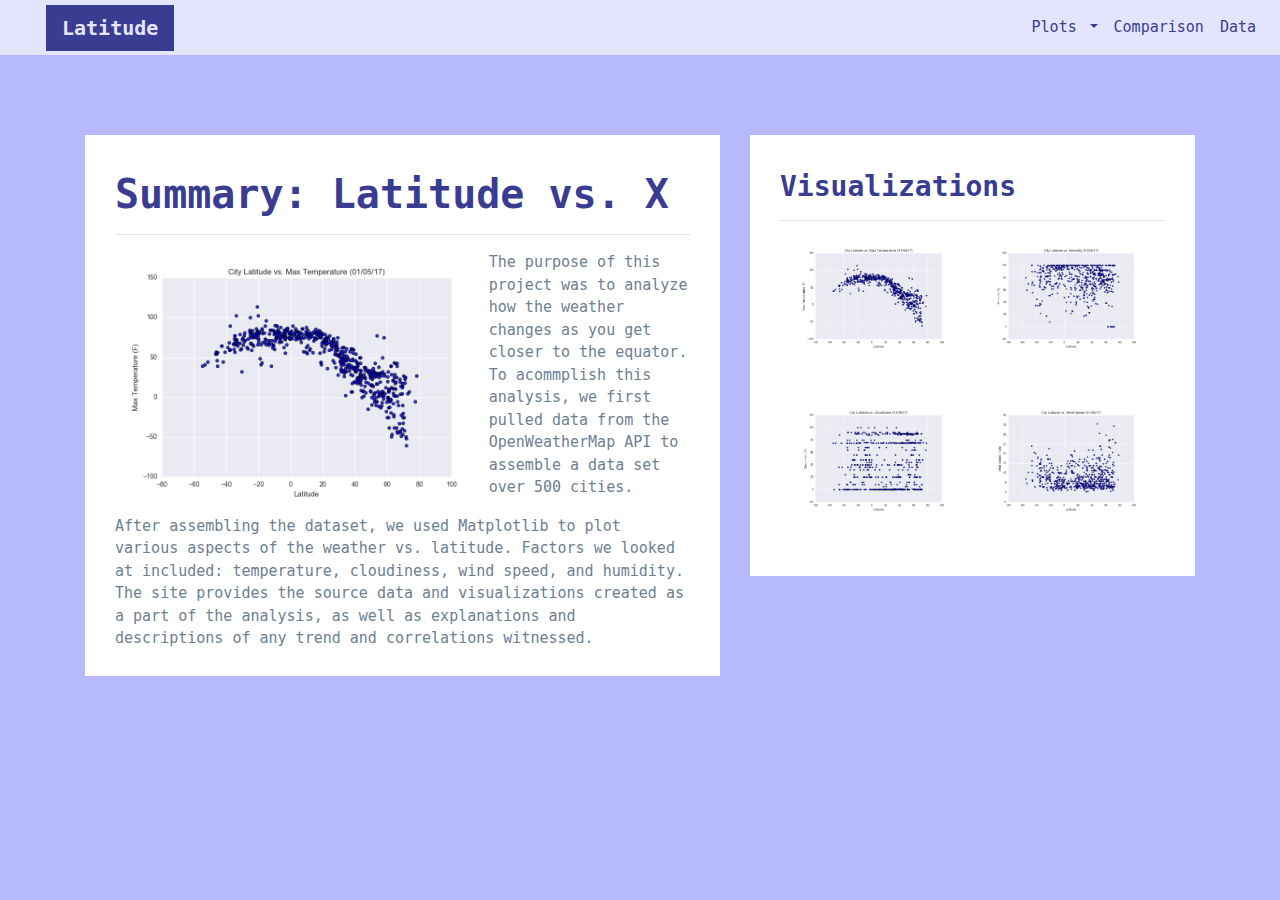
<file: index.html>
<!DOCTYPE html>
<html lang="en">

<head>
  <meta charset="UTF-8">
  <title>Latitude (Home)</title>
  <link rel="stylesheet" href="https://stackpath.bootstrapcdn.com/bootstrap/4.3.1/css/bootstrap.min.css"
    integrity="sha384-ggOyR0iXCbMQv3Xipma34MD+dH/1fQ784/j6cY/iJTQUOhcWr7x9JvoRxT2MZw1T" crossorigin="anonymous">
  <link rel="stylesheet" href="style.css">
</head>

<body>
  <nav class="navbar navbar-expand-lg navbar-light bg-light">
    <a class="navbar-brand" href="index.html">Latitude</a>
    <button class="navbar-toggler" type="button" data-toggle="collapse" data-target="#navbarNavDropdown"
      aria-controls="navbarNavDropdown" aria-expanded="false" aria-label="Toggle navigation">
      <span class="navbar-toggler-icon"></span>
    </button>
    <div class="collapse navbar-collapse" id="navbarNavDropdown">
      <ul class="navbar-nav ml-auto">
        <li class="nav-item dropdown">
          <a class="nav-link dropdown-toggle" href="#" id="navbarDropdownMenuLink" data-toggle="dropdown"
            aria-haspopup="true" aria-expanded="false">
            Plots
          </a>
          <div class="dropdown-menu" aria-labelledby="navbarDropdownMenuLink">
            <a class="dropdown-item" href="max_temp.html">Max Temperature</a>
            <a class="dropdown-item" href="humidity.html">Humidity</a>
            <a class="dropdown-item" href="cloudiness.html">Cloudiness</a>
            <a class="dropdown-item" href="wind_speed.html">Wind Speed</a>
          </div>
        </li>
        <li class="nav-item">
          <a class="nav-link" href="comparison.html">Comparison</a>
        </li>
        <li class="nav-item">
          <a class="nav-link" href="data.html">Data</a>
        </li>
      </ul>
    </div>
  </nav>

  <div class="container">
    <div class="row">
      <div class="col-lg-7 col-md-12">
        <div class="box">
          <h1 class="title">Summary: Latitude vs. X</h1>
          <hr>
          <img src="Resources/assets/images/Fig1.png" class="visual rounded float-left" alt="lat vs. max temp">
          <p>The purpose of this project was to analyze how the weather changes as you get closer to the equator. To
            acommplish this analysis, we first pulled data from the OpenWeatherMap API to assemble a data set over 500
            cities.</p>
          <p>After assembling the dataset, we used Matplotlib to plot various aspects of the weather vs. latitude.
            Factors we looked at included: temperature, cloudiness, wind speed, and humidity. The site provides the
            source data and visualizations created as a part of the analysis, as well as explanations and descriptions
            of any trend and correlations witnessed.</p>
        </div>
      </div>
      <div class="col-lg-5 col-md-12">
        <div class="box">
          <h3 class="title">Visualizations</h3>
          <hr>

          <div class="container">
            <div class="row">
              <div class="col-6">
                <a href="max_temp.html">
                  <img class="panel" src="Resources/assets/images/Fig1.png" alt="lat vs. max temp">
                </a>
              </div>
              <div class="col-6">
                <a href="humidity.html">
                  <img class="panel" src="Resources/assets/images/Fig2.png" alt="lat vs. humidity">
                </a>
              </div>
            </div>

            <div class="row">
              <div class="col-6">
                <a href="cloudiness.html">
                  <img class="panel" src="Resources/assets/images/Fig3.png" alt="lat vs. cloudiness">
                </a>
              </div>
              <div class="col-6">
                <a href="wind_speed.html">
                  <img class="panel" src="Resources/assets/images/Fig4.png" alt="lat vs. wind speed">
                </a>
              </div>
            </div>

          </div>

        </div>
      </div>
    </div>
  </div>

  <script src="https://code.jquery.com/jquery-3.3.1.slim.min.js"
    integrity="sha384-q8i/X+965DzO0rT7abK41JStQIAqVgRVzpbzo5smXKp4YfRvH+8abtTE1Pi6jizo"
    crossorigin="anonymous"></script>
  <script src="https://cdnjs.cloudflare.com/ajax/libs/popper.js/1.14.7/umd/popper.min.js"
    integrity="sha384-UO2eT0CpHqdSJQ6hJty5KVphtPhzWj9WO1clHTMGa3JDZwrnQq4sF86dIHNDz0W1"
    crossorigin="anonymous"></script>
  <script src="https://stackpath.bootstrapcdn.com/bootstrap/4.3.1/js/bootstrap.min.js"
    integrity="sha384-JjSmVgyd0p3pXB1rRibZUAYoIIy6OrQ6VrjIEaFf/nJGzIxFDsf4x0xIM+B07jRM"
    crossorigin="anonymous"></script>
</body>

</html>
</file>
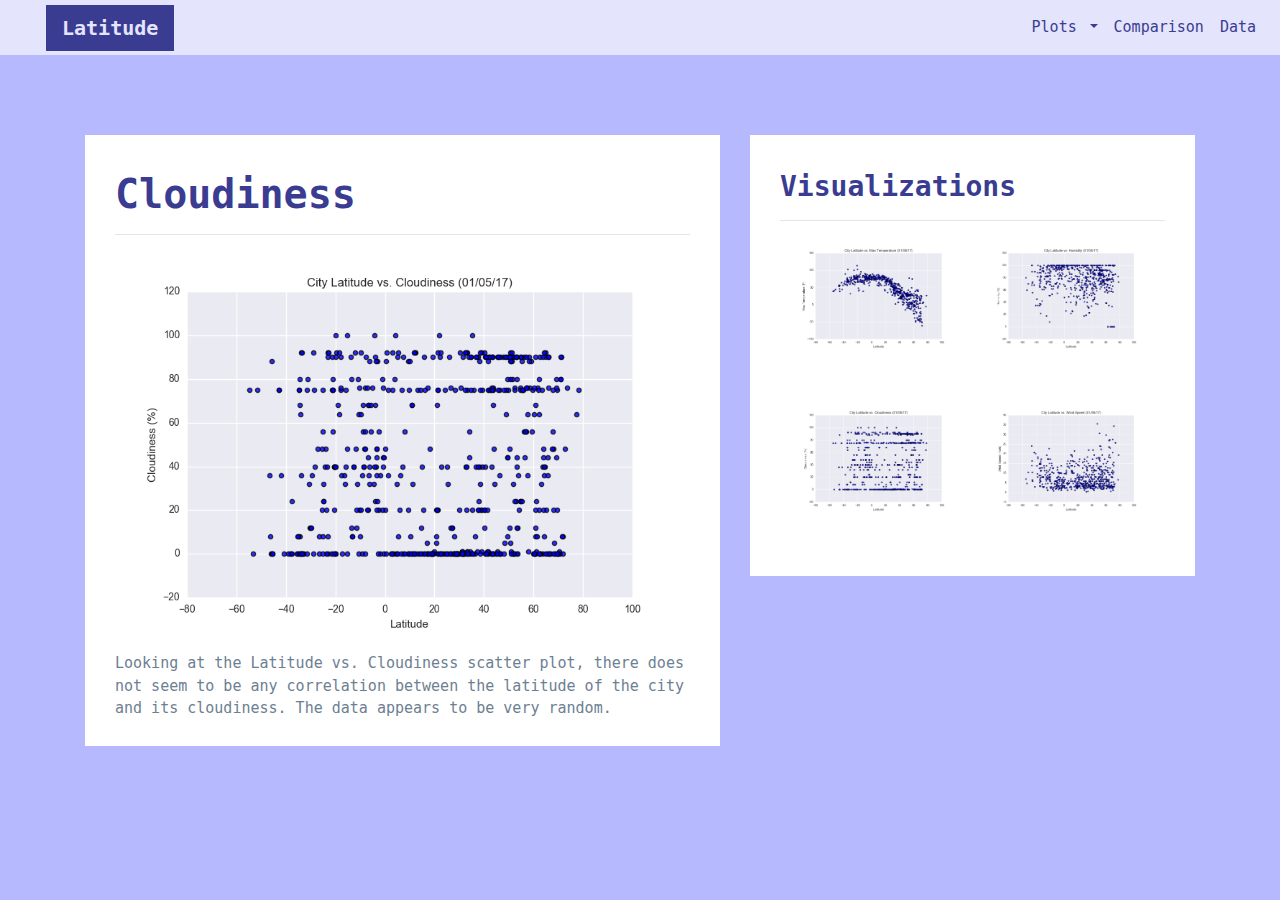
<file: cloudiness.html>
<!DOCTYPE html>
<html lang="en">

<head>
    <meta charset="UTF-8">
    <title>Latitude vs Cloudiness</title>
    <link rel="stylesheet" href="https://stackpath.bootstrapcdn.com/bootstrap/4.3.1/css/bootstrap.min.css"
        integrity="sha384-ggOyR0iXCbMQv3Xipma34MD+dH/1fQ784/j6cY/iJTQUOhcWr7x9JvoRxT2MZw1T" crossorigin="anonymous">
    <link rel="stylesheet" href="style.css">
</head>

<body>
    <nav class="navbar navbar-expand-lg navbar-light bg-light">
        <a class="navbar-brand" href="index.html">Latitude</a>
        <button class="navbar-toggler" type="button" data-toggle="collapse" data-target="#navbarNavDropdown"
            aria-controls="navbarNavDropdown" aria-expanded="false" aria-label="Toggle navigation">
            <span class="navbar-toggler-icon"></span>
        </button>
        <div class="collapse navbar-collapse" id="navbarNavDropdown">
            <ul class="navbar-nav ml-auto">
                <li class="nav-item dropdown">
                    <a class="nav-link dropdown-toggle" href="#" id="navbarDropdownMenuLink" data-toggle="dropdown"
                        aria-haspopup="true" aria-expanded="false">
                        Plots
                    </a>
                    <div class="dropdown-menu" aria-labelledby="navbarDropdownMenuLink">
                        <a class="dropdown-item" href="max_temp.html">Max Temperature</a>
                        <a class="dropdown-item" href="humidity.html">Humidity</a>
                        <a class="dropdown-item" href="cloudiness.html">Cloudiness</a>
                        <a class="dropdown-item" href="wind_speed.html">Wind Speed</a>
                    </div>
                </li>
                <li class="nav-item">
                    <a class="nav-link" href="comparison.html">Comparison</a>
                </li>
                <li class="nav-item">
                    <a class="nav-link" href="data.html">Data</a>
                </li>
            </ul>
        </div>
    </nav>

    <div class="container">
        <div class="row">
            <div class="col-lg-7 col-md-12">
                <div class="box">
                    <h1 class="title">Cloudiness</h1>
                    <hr>
                    <img src="Resources/assets/images/Fig3.png" alt="lat vs. cloudiness">
                    <p>Looking at the Latitude vs. Cloudiness scatter plot, there does not seem to be any correlation
                        between the latitude of the city and its cloudiness. The data appears to be very random.</p>

                </div>
            </div>
            <div class="col-lg-5 col-md-12">
                <div class="box">
                    <h3 class="title">Visualizations</h3>
                    <hr>

                    <div class="container">
                        <div class="row">
                            <div class="col-6">
                                <a href="max_temp.html">
                                    <img class="panel" src="Resources/assets/images/Fig1.png" alt="lat vs. max temp">
                                </a>
                            </div>
                            <div class="col-6">
                                <a href="humidity.html">
                                    <img class="panel" src="Resources/assets/images/Fig2.png" alt="lat vs. humidity">
                                </a>
                            </div>
                        </div>

                        <div class="row">
                            <div class="col-6">
                                <a href="cloudiness.html">
                                    <img class="panel" src="Resources/assets/images/Fig3.png" alt="lat vs. cloudiness">
                                </a>
                            </div>
                            <div class="col-6">
                                <a href="wind_speed.html">
                                    <img class="panel" src="Resources/assets/images/Fig4.png" alt="lat vs. wind speed">
                                </a>
                            </div>
                        </div>

                    </div>

                </div>
            </div>
        </div>
    </div>

    <script src="https://code.jquery.com/jquery-3.3.1.slim.min.js"
        integrity="sha384-q8i/X+965DzO0rT7abK41JStQIAqVgRVzpbzo5smXKp4YfRvH+8abtTE1Pi6jizo"
        crossorigin="anonymous"></script>
    <script src="https://cdnjs.cloudflare.com/ajax/libs/popper.js/1.14.7/umd/popper.min.js"
        integrity="sha384-UO2eT0CpHqdSJQ6hJty5KVphtPhzWj9WO1clHTMGa3JDZwrnQq4sF86dIHNDz0W1"
        crossorigin="anonymous"></script>
    <script src="https://stackpath.bootstrapcdn.com/bootstrap/4.3.1/js/bootstrap.min.js"
        integrity="sha384-JjSmVgyd0p3pXB1rRibZUAYoIIy6OrQ6VrjIEaFf/nJGzIxFDsf4x0xIM+B07jRM"
        crossorigin="anonymous"></script>
</body>

</html>
</file>
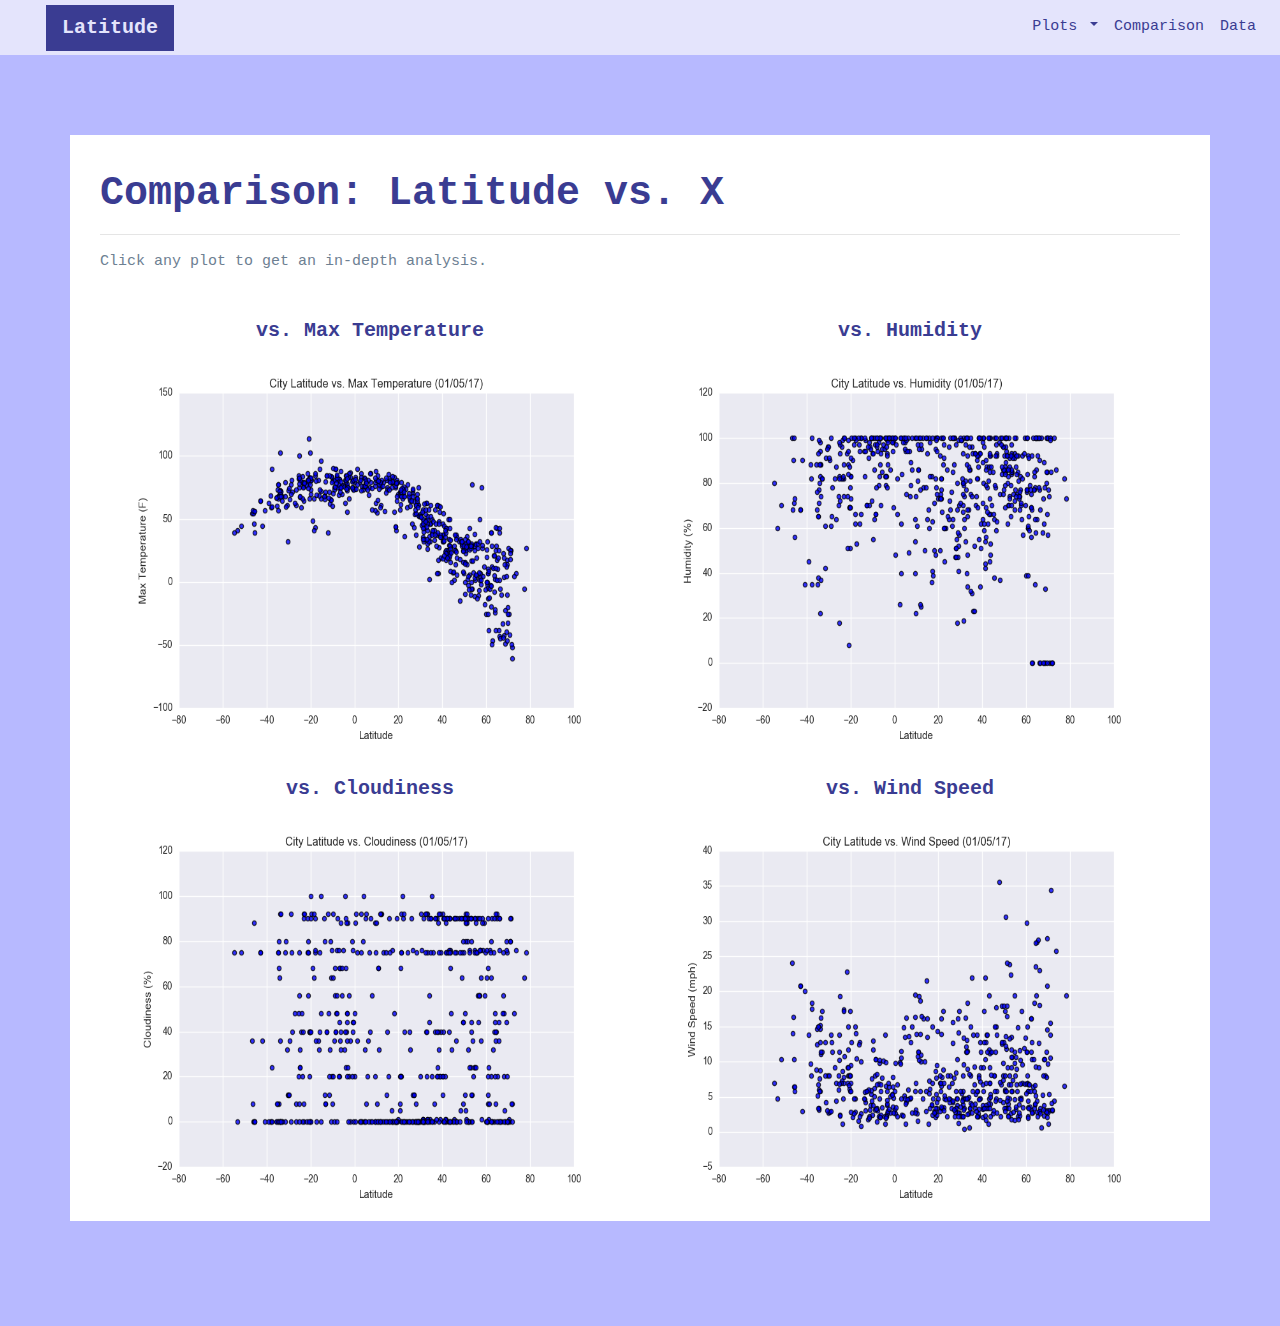
<file: comparison.html>
<!DOCTYPE html>
<html lang="en">

<head>
    <meta charset="UTF-8">
    <title>Comparison</title>
    <link rel="stylesheet" href="https://stackpath.bootstrapcdn.com/bootstrap/4.3.1/css/bootstrap.min.css"
        integrity="sha384-ggOyR0iXCbMQv3Xipma34MD+dH/1fQ784/j6cY/iJTQUOhcWr7x9JvoRxT2MZw1T" crossorigin="anonymous">
    <link rel="stylesheet" href="style.css">
</head>

<body>
    <nav class="navbar navbar-expand-lg navbar-light bg-light">
        <a class="navbar-brand" href="index.html">Latitude</a>
        <button class="navbar-toggler" type="button" data-toggle="collapse" data-target="#navbarNavDropdown"
            aria-controls="navbarNavDropdown" aria-expanded="false" aria-label="Toggle navigation">
            <span class="navbar-toggler-icon"></span>
        </button>
        <div class="collapse navbar-collapse" id="navbarNavDropdown">
            <ul class="navbar-nav ml-auto">
                <li class="nav-item dropdown">
                    <a class="nav-link dropdown-toggle" href="#" id="navbarDropdownMenuLink" data-toggle="dropdown"
                        aria-haspopup="true" aria-expanded="false">
                        Plots
                    </a>
                    <div class="dropdown-menu" aria-labelledby="navbarDropdownMenuLink">
                        <a class="dropdown-item" href="max_temp.html">Max Temperature</a>
                        <a class="dropdown-item" href="humidity.html">Humidity</a>
                        <a class="dropdown-item" href="cloudiness.html">Cloudiness</a>
                        <a class="dropdown-item" href="wind_speed.html">Wind Speed</a>
                    </div>
                </li>
                <li class="nav-item">
                    <a class="nav-link" href="comparison.html">Comparison</a>
                </li>
                <li class="nav-item">
                    <a class="nav-link" href="data.html">Data</a>
                </li>
            </ul>
        </div>
    </nav>

    <div class="container">
        <div class="row">
            <div class="box">
                <h1 class="title">Comparison: Latitude vs. X</h1>
                <hr>
                <p>Click any plot to get an in-depth analysis.</p>
                <div class="container">
                    <div class="row">
                        <div class="col-lg-6">
                            <h5 class="title" style="text-align: center;">vs. Max Temperature</h5>
                            <a href="max_temp.html">
                                <img src="Resources/assets/images/Fig1.png" alt="lat vs. max temp">
                            </a>
                        </div>
                        <div class="col-lg-6">
                            <h5 class="title" style="text-align: center;">vs. Humidity</h5>
                            <a href="humidity.html">
                                <img src="Resources/assets/images/Fig2.png" alt="lat vs. humidity">
                            </a>
                        </div>
                    </div>
                    <div class="row">
                        <div class="col-lg-6">
                            <h5 class="title" style="text-align: center;">vs. Cloudiness</h5>
                            <a href="cloudiness.html">
                                <img src="Resources/assets/images/Fig3.png" alt="lat vs. cloudiness">
                            </a>
                        </div>
                        <div class="col-lg-6">
                            <h5 class="title" style="text-align: center;">vs. Wind Speed</h5>
                            <a href="wind_speed.html">
                                <img src="Resources/assets/images/Fig4.png" alt="lat vs. wind speed">
                            </a>
                        </div>
                    </div>
                </div>
            </div>
        </div>
    </div>

    <script src="https://code.jquery.com/jquery-3.3.1.slim.min.js"
        integrity="sha384-q8i/X+965DzO0rT7abK41JStQIAqVgRVzpbzo5smXKp4YfRvH+8abtTE1Pi6jizo"
        crossorigin="anonymous"></script>
    <script src="https://cdnjs.cloudflare.com/ajax/libs/popper.js/1.14.7/umd/popper.min.js"
        integrity="sha384-UO2eT0CpHqdSJQ6hJty5KVphtPhzWj9WO1clHTMGa3JDZwrnQq4sF86dIHNDz0W1"
        crossorigin="anonymous"></script>
    <script src="https://stackpath.bootstrapcdn.com/bootstrap/4.3.1/js/bootstrap.min.js"
        integrity="sha384-JjSmVgyd0p3pXB1rRibZUAYoIIy6OrQ6VrjIEaFf/nJGzIxFDsf4x0xIM+B07jRM"
        crossorigin="anonymous"></script>
</body>

</html>
</file>
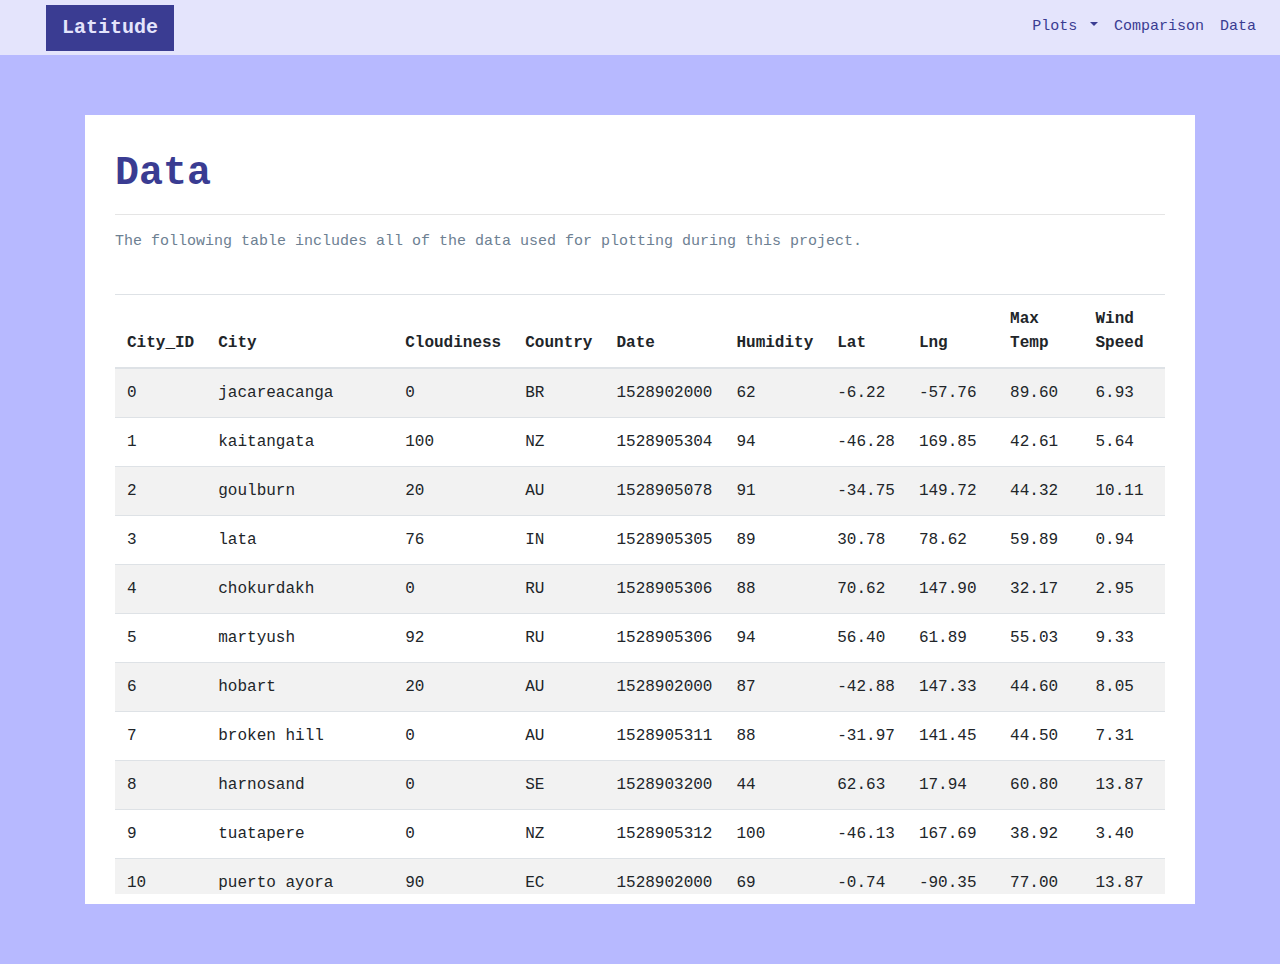
<file: data.html>
<!DOCTYPE html>
<html lang="en">

<head>
  <meta charset="UTF-8">
  <title>Data</title>
  <link rel="stylesheet" href="https://stackpath.bootstrapcdn.com/bootstrap/4.3.1/css/bootstrap.min.css"
    integrity="sha384-ggOyR0iXCbMQv3Xipma34MD+dH/1fQ784/j6cY/iJTQUOhcWr7x9JvoRxT2MZw1T" crossorigin="anonymous">
  <link rel="stylesheet" href="style.css">
</head>
</head>

<body>
  <nav class="navbar navbar-expand-lg navbar-light bg-light">
    <a class="navbar-brand" href="index.html">Latitude</a>
    <button class="navbar-toggler" type="button" data-toggle="collapse" data-target="#navbarNavDropdown"
      aria-controls="navbarNavDropdown" aria-expanded="false" aria-label="Toggle navigation">
      <span class="navbar-toggler-icon"></span>
    </button>
    <div class="collapse navbar-collapse" id="navbarNavDropdown">
      <ul class="navbar-nav ml-auto">
        <li class="nav-item dropdown">
          <a class="nav-link dropdown-toggle" href="#" id="navbarDropdownMenuLink" data-toggle="dropdown"
            aria-haspopup="true" aria-expanded="false">
            Plots
          </a>
          <div class="dropdown-menu" aria-labelledby="navbarDropdownMenuLink">
            <a class="dropdown-item" href="max_temp.html">Max Temperature</a>
            <a class="dropdown-item" href="humidity.html">Humidity</a>
            <a class="dropdown-item" href="cloudiness.html">Cloudiness</a>
            <a class="dropdown-item" href="wind_speed.html">Wind Speed</a>
          </div>
        </li>
        <li class="nav-item">
          <a class="nav-link" href="comparison.html">Comparison</a>
        </li>
        <li class="nav-item">
          <a class="nav-link" href="data.html">Data</a>
        </li>
      </ul>
    </div>
  </nav>
  <div class="container">
    <div class="box">
      <h1 class="title">
        Data
      </h1>
      <hr>
      <p>The following table includes all of the data used for plotting during this project.</p>
      <br>
      <div class="table-responsive">
        <table class="table table-striped">
          <thead>
            <tr style="text-align: left;">
              <th>City_ID</th>
              <th>City</th>
              <th>Cloudiness</th>
              <th>Country</th>
              <th>Date</th>
              <th>Humidity</th>
              <th>Lat</th>
              <th>Lng</th>
              <th>Max Temp</th>
              <th>Wind Speed</th>
            </tr>
          </thead>
          <tbody>
            <tr>
              <td>0</td>
              <td>jacareacanga</td>
              <td>0</td>
              <td>BR</td>
              <td>1528902000</td>
              <td>62</td>
              <td>-6.22</td>
              <td>-57.76</td>
              <td>89.60</td>
              <td>6.93</td>
            </tr>
            <tr>
              <td>1</td>
              <td>kaitangata</td>
              <td>100</td>
              <td>NZ</td>
              <td>1528905304</td>
              <td>94</td>
              <td>-46.28</td>
              <td>169.85</td>
              <td>42.61</td>
              <td>5.64</td>
            </tr>
            <tr>
              <td>2</td>
              <td>goulburn</td>
              <td>20</td>
              <td>AU</td>
              <td>1528905078</td>
              <td>91</td>
              <td>-34.75</td>
              <td>149.72</td>
              <td>44.32</td>
              <td>10.11</td>
            </tr>
            <tr>
              <td>3</td>
              <td>lata</td>
              <td>76</td>
              <td>IN</td>
              <td>1528905305</td>
              <td>89</td>
              <td>30.78</td>
              <td>78.62</td>
              <td>59.89</td>
              <td>0.94</td>
            </tr>
            <tr>
              <td>4</td>
              <td>chokurdakh</td>
              <td>0</td>
              <td>RU</td>
              <td>1528905306</td>
              <td>88</td>
              <td>70.62</td>
              <td>147.90</td>
              <td>32.17</td>
              <td>2.95</td>
            </tr>
            <tr>
              <td>5</td>
              <td>martyush</td>
              <td>92</td>
              <td>RU</td>
              <td>1528905306</td>
              <td>94</td>
              <td>56.40</td>
              <td>61.89</td>
              <td>55.03</td>
              <td>9.33</td>
            </tr>
            <tr>
              <td>6</td>
              <td>hobart</td>
              <td>20</td>
              <td>AU</td>
              <td>1528902000</td>
              <td>87</td>
              <td>-42.88</td>
              <td>147.33</td>
              <td>44.60</td>
              <td>8.05</td>
            </tr>
            <tr>
              <td>7</td>
              <td>broken hill</td>
              <td>0</td>
              <td>AU</td>
              <td>1528905311</td>
              <td>88</td>
              <td>-31.97</td>
              <td>141.45</td>
              <td>44.50</td>
              <td>7.31</td>
            </tr>
            <tr>
              <td>8</td>
              <td>harnosand</td>
              <td>0</td>
              <td>SE</td>
              <td>1528903200</td>
              <td>44</td>
              <td>62.63</td>
              <td>17.94</td>
              <td>60.80</td>
              <td>13.87</td>
            </tr>
            <tr>
              <td>9</td>
              <td>tuatapere</td>
              <td>0</td>
              <td>NZ</td>
              <td>1528905312</td>
              <td>100</td>
              <td>-46.13</td>
              <td>167.69</td>
              <td>38.92</td>
              <td>3.40</td>
            </tr>
            <tr>
              <td>10</td>
              <td>puerto ayora</td>
              <td>90</td>
              <td>EC</td>
              <td>1528902000</td>
              <td>69</td>
              <td>-0.74</td>
              <td>-90.35</td>
              <td>77.00</td>
              <td>13.87</td>
            </tr>
            <tr>
              <td>11</td>
              <td>havre-saint-pierre</td>
              <td>75</td>
              <td>CA</td>
              <td>1528902000</td>
              <td>58</td>
              <td>50.23</td>
              <td>-63.60</td>
              <td>53.60</td>
              <td>19.46</td>
            </tr>
            <tr>
              <td>12</td>
              <td>punta arenas</td>
              <td>0</td>
              <td>CL</td>
              <td>1528902000</td>
              <td>100</td>
              <td>-53.16</td>
              <td>-70.91</td>
              <td>35.60</td>
              <td>9.17</td>
            </tr>
            <tr>
              <td>13</td>
              <td>tasiilaq</td>
              <td>75</td>
              <td>GL</td>
              <td>1528901400</td>
              <td>60</td>
              <td>65.61</td>
              <td>-37.64</td>
              <td>39.20</td>
              <td>2.24</td>
            </tr>
            <tr>
              <td>14</td>
              <td>chapais</td>
              <td>40</td>
              <td>CA</td>
              <td>1528902000</td>
              <td>38</td>
              <td>49.78</td>
              <td>-74.86</td>
              <td>59.00</td>
              <td>10.29</td>
            </tr>
            <tr>
              <td>15</td>
              <td>avarua</td>
              <td>40</td>
              <td>CK</td>
              <td>1528902000</td>
              <td>56</td>
              <td>-21.21</td>
              <td>-159.78</td>
              <td>73.40</td>
              <td>10.29</td>
            </tr>
            <tr>
              <td>16</td>
              <td>hofn</td>
              <td>75</td>
              <td>IS</td>
              <td>1528902000</td>
              <td>87</td>
              <td>64.25</td>
              <td>-15.21</td>
              <td>51.80</td>
              <td>8.05</td>
            </tr>
            <tr>
              <td>17</td>
              <td>yukamenskoye</td>
              <td>92</td>
              <td>RU</td>
              <td>1528905315</td>
              <td>98</td>
              <td>57.89</td>
              <td>52.24</td>
              <td>56.65</td>
              <td>10.22</td>
            </tr>
            <tr>
              <td>18</td>
              <td>khandbari</td>
              <td>80</td>
              <td>NP</td>
              <td>1528905315</td>
              <td>67</td>
              <td>27.38</td>
              <td>87.21</td>
              <td>44.59</td>
              <td>1.39</td>
            </tr>
            <tr>
              <td>19</td>
              <td>bethel</td>
              <td>1</td>
              <td>US</td>
              <td>1528901580</td>
              <td>93</td>
              <td>60.79</td>
              <td>-161.76</td>
              <td>44.60</td>
              <td>8.05</td>
            </tr>
            <tr>
              <td>20</td>
              <td>ushuaia</td>
              <td>75</td>
              <td>AR</td>
              <td>1528902000</td>
              <td>64</td>
              <td>-54.81</td>
              <td>-68.31</td>
              <td>41.00</td>
              <td>3.36</td>
            </tr>
            <tr>
              <td>21</td>
              <td>east london</td>
              <td>0</td>
              <td>ZA</td>
              <td>1528902000</td>
              <td>37</td>
              <td>-33.02</td>
              <td>27.91</td>
              <td>69.80</td>
              <td>5.82</td>
            </tr>
            <tr>
              <td>22</td>
              <td>bluff</td>
              <td>76</td>
              <td>AU</td>
              <td>1528905321</td>
              <td>76</td>
              <td>-23.58</td>
              <td>149.07</td>
              <td>61.96</td>
              <td>4.74</td>
            </tr>
            <tr>
              <td>23</td>
              <td>mount isa</td>
              <td>75</td>
              <td>AU</td>
              <td>1528902000</td>
              <td>100</td>
              <td>-20.73</td>
              <td>139.49</td>
              <td>64.40</td>
              <td>3.29</td>
            </tr>
            <tr>
              <td>24</td>
              <td>pevek</td>
              <td>0</td>
              <td>RU</td>
              <td>1528905321</td>
              <td>71</td>
              <td>69.70</td>
              <td>170.27</td>
              <td>36.94</td>
              <td>6.98</td>
            </tr>
            <tr>
              <td>25</td>
              <td>gao</td>
              <td>24</td>
              <td>ML</td>
              <td>1528905321</td>
              <td>16</td>
              <td>16.28</td>
              <td>-0.04</td>
              <td>110.02</td>
              <td>4.97</td>
            </tr>
            <tr>
              <td>26</td>
              <td>cabo san lucas</td>
              <td>75</td>
              <td>MX</td>
              <td>1528901160</td>
              <td>74</td>
              <td>22.89</td>
              <td>-109.91</td>
              <td>84.20</td>
              <td>10.29</td>
            </tr>
            <tr>
              <td>27</td>
              <td>sao filipe</td>
              <td>0</td>
              <td>CV</td>
              <td>1528905323</td>
              <td>88</td>
              <td>14.90</td>
              <td>-24.50</td>
              <td>75.73</td>
              <td>13.02</td>
            </tr>
            <tr>
              <td>28</td>
              <td>tiksi</td>
              <td>44</td>
              <td>RU</td>
              <td>1528905298</td>
              <td>58</td>
              <td>71.64</td>
              <td>128.87</td>
              <td>57.73</td>
              <td>10.11</td>
            </tr>
            <tr>
              <td>29</td>
              <td>busselton</td>
              <td>92</td>
              <td>AU</td>
              <td>1528905323</td>
              <td>100</td>
              <td>-33.64</td>
              <td>115.35</td>
              <td>60.43</td>
              <td>10.56</td>
            </tr>
            <tr>
              <td>30</td>
              <td>alofi</td>
              <td>76</td>
              <td>NU</td>
              <td>1528902000</td>
              <td>88</td>
              <td>-19.06</td>
              <td>-169.92</td>
              <td>71.60</td>
              <td>3.36</td>
            </tr>
            <tr>
              <td>31</td>
              <td>ola</td>
              <td>75</td>
              <td>RU</td>
              <td>1528902000</td>
              <td>100</td>
              <td>59.58</td>
              <td>151.30</td>
              <td>42.80</td>
              <td>7.76</td>
            </tr>
            <tr>
              <td>32</td>
              <td>atar</td>
              <td>20</td>
              <td>MR</td>
              <td>1528902000</td>
              <td>19</td>
              <td>20.52</td>
              <td>-13.05</td>
              <td>91.40</td>
              <td>9.17</td>
            </tr>
            <tr>
              <td>33</td>
              <td>rikitea</td>
              <td>0</td>
              <td>PF</td>
              <td>1528905325</td>
              <td>100</td>
              <td>-23.12</td>
              <td>-134.97</td>
              <td>73.57</td>
              <td>8.66</td>
            </tr>
            <tr>
              <td>34</td>
              <td>hermanus</td>
              <td>0</td>
              <td>ZA</td>
              <td>1528905325</td>
              <td>24</td>
              <td>-34.42</td>
              <td>19.24</td>
              <td>77.17</td>
              <td>8.66</td>
            </tr>
            <tr>
              <td>35</td>
              <td>ponta delgada</td>
              <td>75</td>
              <td>PT</td>
              <td>1528903800</td>
              <td>88</td>
              <td>37.73</td>
              <td>-25.67</td>
              <td>71.60</td>
              <td>12.75</td>
            </tr>
            <tr>
              <td>36</td>
              <td>bambari</td>
              <td>24</td>
              <td>CF</td>
              <td>1528905326</td>
              <td>84</td>
              <td>5.77</td>
              <td>20.68</td>
              <td>81.85</td>
              <td>7.65</td>
            </tr>
            <tr>
              <td>37</td>
              <td>cap malheureux</td>
              <td>75</td>
              <td>MU</td>
              <td>1528902000</td>
              <td>69</td>
              <td>-19.98</td>
              <td>57.61</td>
              <td>75.20</td>
              <td>14.99</td>
            </tr>
            <tr>
              <td>38</td>
              <td>puerto escondido</td>
              <td>75</td>
              <td>MX</td>
              <td>1528901100</td>
              <td>65</td>
              <td>15.86</td>
              <td>-97.07</td>
              <td>80.60</td>
              <td>3.36</td>
            </tr>
            <tr>
              <td>39</td>
              <td>qaanaaq</td>
              <td>32</td>
              <td>GL</td>
              <td>1528905330</td>
              <td>100</td>
              <td>77.48</td>
              <td>-69.36</td>
              <td>31.45</td>
              <td>6.31</td>
            </tr>
            <tr>
              <td>40</td>
              <td>new norfolk</td>
              <td>20</td>
              <td>AU</td>
              <td>1528902000</td>
              <td>87</td>
              <td>-42.78</td>
              <td>147.06</td>
              <td>44.60</td>
              <td>8.05</td>
            </tr>
            <tr>
              <td>41</td>
              <td>najran</td>
              <td>40</td>
              <td>SA</td>
              <td>1528902000</td>
              <td>13</td>
              <td>17.54</td>
              <td>44.22</td>
              <td>98.60</td>
              <td>11.41</td>
            </tr>
            <tr>
              <td>42</td>
              <td>isla mujeres</td>
              <td>90</td>
              <td>MX</td>
              <td>1528904340</td>
              <td>100</td>
              <td>21.23</td>
              <td>-86.73</td>
              <td>75.20</td>
              <td>16.11</td>
            </tr>
            <tr>
              <td>43</td>
              <td>mar del plata</td>
              <td>0</td>
              <td>AR</td>
              <td>1528905297</td>
              <td>100</td>
              <td>-46.43</td>
              <td>-67.52</td>
              <td>32.53</td>
              <td>7.31</td>
            </tr>
            <tr>
              <td>44</td>
              <td>provideniya</td>
              <td>0</td>
              <td>RU</td>
              <td>1528905332</td>
              <td>91</td>
              <td>64.42</td>
              <td>-173.23</td>
              <td>40.63</td>
              <td>10.78</td>
            </tr>
            <tr>
              <td>45</td>
              <td>jamestown</td>
              <td>12</td>
              <td>AU</td>
              <td>1528905333</td>
              <td>88</td>
              <td>-33.21</td>
              <td>138.60</td>
              <td>43.15</td>
              <td>10.89</td>
            </tr>
            <tr>
              <td>46</td>
              <td>medicine hat</td>
              <td>20</td>
              <td>CA</td>
              <td>1528902000</td>
              <td>34</td>
              <td>50.04</td>
              <td>-110.68</td>
              <td>66.20</td>
              <td>14.99</td>
            </tr>
            <tr>
              <td>47</td>
              <td>katsuura</td>
              <td>8</td>
              <td>JP</td>
              <td>1528905334</td>
              <td>88</td>
              <td>33.93</td>
              <td>134.50</td>
              <td>62.05</td>
              <td>7.54</td>
            </tr>
            <tr>
              <td>48</td>
              <td>aklavik</td>
              <td>20</td>
              <td>CA</td>
              <td>1528902000</td>
              <td>53</td>
              <td>68.22</td>
              <td>-135.01</td>
              <td>51.80</td>
              <td>11.41</td>
            </tr>
            <tr>
              <td>49</td>
              <td>tuktoyaktuk</td>
              <td>20</td>
              <td>CA</td>
              <td>1528902000</td>
              <td>61</td>
              <td>69.44</td>
              <td>-133.03</td>
              <td>46.40</td>
              <td>6.93</td>
            </tr>
            <tr>
              <td>50</td>
              <td>kapaa</td>
              <td>90</td>
              <td>US</td>
              <td>1528901760</td>
              <td>88</td>
              <td>22.08</td>
              <td>-159.32</td>
              <td>75.20</td>
              <td>14.99</td>
            </tr>
            <tr>
              <td>51</td>
              <td>mildura</td>
              <td>0</td>
              <td>AU</td>
              <td>1528905300</td>
              <td>92</td>
              <td>-34.18</td>
              <td>142.16</td>
              <td>45.67</td>
              <td>9.66</td>
            </tr>
            <tr>
              <td>52</td>
              <td>souillac</td>
              <td>75</td>
              <td>FR</td>
              <td>1528903800</td>
              <td>49</td>
              <td>45.60</td>
              <td>-0.60</td>
              <td>73.40</td>
              <td>10.29</td>
            </tr>
            <tr>
              <td>53</td>
              <td>lorengau</td>
              <td>100</td>
              <td>PG</td>
              <td>1528905336</td>
              <td>100</td>
              <td>-2.02</td>
              <td>147.27</td>
              <td>80.59</td>
              <td>3.85</td>
            </tr>
            <tr>
              <td>54</td>
              <td>praia</td>
              <td>20</td>
              <td>BR</td>
              <td>1528902000</td>
              <td>47</td>
              <td>-20.25</td>
              <td>-43.81</td>
              <td>82.40</td>
              <td>3.36</td>
            </tr>
            <tr>
              <td>55</td>
              <td>port alfred</td>
              <td>0</td>
              <td>ZA</td>
              <td>1528905338</td>
              <td>50</td>
              <td>-33.59</td>
              <td>26.89</td>
              <td>76.54</td>
              <td>7.20</td>
            </tr>
            <tr>
              <td>56</td>
              <td>barranca</td>
              <td>0</td>
              <td>PE</td>
              <td>1528905339</td>
              <td>98</td>
              <td>-10.75</td>
              <td>-77.76</td>
              <td>61.87</td>
              <td>9.89</td>
            </tr>
            <tr>
              <td>57</td>
              <td>nome</td>
              <td>40</td>
              <td>US</td>
              <td>1528902900</td>
              <td>70</td>
              <td>30.04</td>
              <td>-94.42</td>
              <td>87.80</td>
              <td>3.36</td>
            </tr>
            <tr>
              <td>58</td>
              <td>matay</td>
              <td>0</td>
              <td>EG</td>
              <td>1528905339</td>
              <td>23</td>
              <td>28.42</td>
              <td>30.79</td>
              <td>97.69</td>
              <td>6.98</td>
            </tr>
            <tr>
              <td>59</td>
              <td>saskylakh</td>
              <td>48</td>
              <td>RU</td>
              <td>1528905339</td>
              <td>55</td>
              <td>71.97</td>
              <td>114.09</td>
              <td>59.53</td>
              <td>5.86</td>
            </tr>
            <tr>
              <td>60</td>
              <td>itarema</td>
              <td>0</td>
              <td>BR</td>
              <td>1528905340</td>
              <td>61</td>
              <td>-2.92</td>
              <td>-39.92</td>
              <td>88.33</td>
              <td>12.57</td>
            </tr>
            <tr>
              <td>61</td>
              <td>butaritari</td>
              <td>56</td>
              <td>KI</td>
              <td>1528905340</td>
              <td>100</td>
              <td>3.07</td>
              <td>172.79</td>
              <td>81.13</td>
              <td>7.31</td>
            </tr>
            <tr>
              <td>62</td>
              <td>peniche</td>
              <td>20</td>
              <td>PT</td>
              <td>1528903800</td>
              <td>64</td>
              <td>39.36</td>
              <td>-9.38</td>
              <td>75.20</td>
              <td>12.75</td>
            </tr>
            <tr>
              <td>63</td>
              <td>beloha</td>
              <td>0</td>
              <td>MG</td>
              <td>1528905340</td>
              <td>57</td>
              <td>-25.17</td>
              <td>45.06</td>
              <td>71.95</td>
              <td>16.37</td>
            </tr>
            <tr>
              <td>64</td>
              <td>anadyr</td>
              <td>0</td>
              <td>RU</td>
              <td>1528902000</td>
              <td>57</td>
              <td>64.73</td>
              <td>177.51</td>
              <td>48.20</td>
              <td>4.47</td>
            </tr>
            <tr>
              <td>65</td>
              <td>luderitz</td>
              <td>12</td>
              <td>NaN</td>
              <td>1528905342</td>
              <td>64</td>
              <td>-26.65</td>
              <td>15.16</td>
              <td>64.03</td>
              <td>17.38</td>
            </tr>
            <tr>
              <td>66</td>
              <td>rochester</td>
              <td>1</td>
              <td>US</td>
              <td>1528902960</td>
              <td>37</td>
              <td>44.02</td>
              <td>-92.46</td>
              <td>73.40</td>
              <td>6.93</td>
            </tr>
            <tr>
              <td>67</td>
              <td>bosaso</td>
              <td>0</td>
              <td>SO</td>
              <td>1528905347</td>
              <td>86</td>
              <td>11.28</td>
              <td>49.18</td>
              <td>89.77</td>
              <td>3.96</td>
            </tr>
            <tr>
              <td>68</td>
              <td>faanui</td>
              <td>0</td>
              <td>PF</td>
              <td>1528905347</td>
              <td>100</td>
              <td>-16.48</td>
              <td>-151.75</td>
              <td>79.96</td>
              <td>11.79</td>
            </tr>
            <tr>
              <td>69</td>
              <td>grindavik</td>
              <td>75</td>
              <td>IS</td>
              <td>1528902000</td>
              <td>70</td>
              <td>63.84</td>
              <td>-22.43</td>
              <td>48.20</td>
              <td>5.82</td>
            </tr>
            <tr>
              <td>70</td>
              <td>margate</td>
              <td>20</td>
              <td>AU</td>
              <td>1528902000</td>
              <td>87</td>
              <td>-43.03</td>
              <td>147.26</td>
              <td>44.60</td>
              <td>8.05</td>
            </tr>
            <tr>
              <td>71</td>
              <td>marsh harbour</td>
              <td>88</td>
              <td>BS</td>
              <td>1528905349</td>
              <td>95</td>
              <td>26.54</td>
              <td>-77.06</td>
              <td>82.39</td>
              <td>10.00</td>
            </tr>
            <tr>
              <td>72</td>
              <td>comodoro rivadavia</td>
              <td>40</td>
              <td>AR</td>
              <td>1528902000</td>
              <td>60</td>
              <td>-45.87</td>
              <td>-67.48</td>
              <td>42.80</td>
              <td>9.17</td>
            </tr>
            <tr>
              <td>73</td>
              <td>upernavik</td>
              <td>92</td>
              <td>GL</td>
              <td>1528905350</td>
              <td>100</td>
              <td>72.79</td>
              <td>-56.15</td>
              <td>29.29</td>
              <td>3.74</td>
            </tr>
            <tr>
              <td>74</td>
              <td>uige</td>
              <td>0</td>
              <td>AO</td>
              <td>1528905350</td>
              <td>29</td>
              <td>-7.61</td>
              <td>15.06</td>
              <td>86.80</td>
              <td>3.18</td>
            </tr>
            <tr>
              <td>75</td>
              <td>bredasdorp</td>
              <td>0</td>
              <td>ZA</td>
              <td>1528902000</td>
              <td>23</td>
              <td>-34.53</td>
              <td>20.04</td>
              <td>82.40</td>
              <td>5.82</td>
            </tr>
            <tr>
              <td>76</td>
              <td>bodden town</td>
              <td>40</td>
              <td>KY</td>
              <td>1528902000</td>
              <td>78</td>
              <td>19.28</td>
              <td>-81.25</td>
              <td>80.60</td>
              <td>16.11</td>
            </tr>
            <tr>
              <td>77</td>
              <td>guerrero negro</td>
              <td>44</td>
              <td>MX</td>
              <td>1528905350</td>
              <td>88</td>
              <td>27.97</td>
              <td>-114.04</td>
              <td>63.85</td>
              <td>3.74</td>
            </tr>
            <tr>
              <td>78</td>
              <td>bilma</td>
              <td>0</td>
              <td>NE</td>
              <td>1528905351</td>
              <td>12</td>
              <td>18.69</td>
              <td>12.92</td>
              <td>110.47</td>
              <td>4.63</td>
            </tr>
            <tr>
              <td>79</td>
              <td>carnarvon</td>
              <td>0</td>
              <td>ZA</td>
              <td>1528905351</td>
              <td>30</td>
              <td>-30.97</td>
              <td>22.13</td>
              <td>60.43</td>
              <td>14.25</td>
            </tr>
            <tr>
              <td>80</td>
              <td>ponta do sol</td>
              <td>12</td>
              <td>BR</td>
              <td>1528905352</td>
              <td>72</td>
              <td>-20.63</td>
              <td>-46.00</td>
              <td>78.25</td>
              <td>3.96</td>
            </tr>
            <tr>
              <td>81</td>
              <td>vila franca do campo</td>
              <td>75</td>
              <td>PT</td>
              <td>1528903800</td>
              <td>88</td>
              <td>37.72</td>
              <td>-25.43</td>
              <td>71.60</td>
              <td>12.75</td>
            </tr>
            <tr>
              <td>82</td>
              <td>puerto del rosario</td>
              <td>20</td>
              <td>ES</td>
              <td>1528903800</td>
              <td>60</td>
              <td>28.50</td>
              <td>-13.86</td>
              <td>73.40</td>
              <td>17.22</td>
            </tr>
            <tr>
              <td>83</td>
              <td>sitka</td>
              <td>20</td>
              <td>US</td>
              <td>1528905353</td>
              <td>92</td>
              <td>37.17</td>
              <td>-99.65</td>
              <td>74.02</td>
              <td>5.97</td>
            </tr>
            <tr>
              <td>84</td>
              <td>camacha</td>
              <td>75</td>
              <td>PT</td>
              <td>1528903800</td>
              <td>72</td>
              <td>33.08</td>
              <td>-16.33</td>
              <td>68.00</td>
              <td>16.11</td>
            </tr>
            <tr>
              <td>85</td>
              <td>saint-philippe</td>
              <td>1</td>
              <td>CA</td>
              <td>1528902900</td>
              <td>54</td>
              <td>45.36</td>
              <td>-73.48</td>
              <td>78.80</td>
              <td>11.41</td>
            </tr>
            <tr>
              <td>86</td>
              <td>port blair</td>
              <td>92</td>
              <td>IN</td>
              <td>1528905357</td>
              <td>97</td>
              <td>11.67</td>
              <td>92.75</td>
              <td>84.37</td>
              <td>25.10</td>
            </tr>
            <tr>
              <td>87</td>
              <td>albany</td>
              <td>90</td>
              <td>US</td>
              <td>1528903860</td>
              <td>68</td>
              <td>42.65</td>
              <td>-73.75</td>
              <td>69.80</td>
              <td>3.36</td>
            </tr>
            <tr>
              <td>88</td>
              <td>barrow</td>
              <td>88</td>
              <td>AR</td>
              <td>1528905182</td>
              <td>72</td>
              <td>-38.31</td>
              <td>-60.23</td>
              <td>50.26</td>
              <td>8.21</td>
            </tr>
            <tr>
              <td>89</td>
              <td>qorveh</td>
              <td>92</td>
              <td>IR</td>
              <td>1528905357</td>
              <td>22</td>
              <td>35.17</td>
              <td>47.80</td>
              <td>76.72</td>
              <td>3.18</td>
            </tr>
            <tr>
              <td>90</td>
              <td>san jeronimo</td>
              <td>90</td>
              <td>PE</td>
              <td>1528902000</td>
              <td>81</td>
              <td>-13.65</td>
              <td>-73.37</td>
              <td>46.40</td>
              <td>2.39</td>
            </tr>
            <tr>
              <td>91</td>
              <td>mataura</td>
              <td>24</td>
              <td>NZ</td>
              <td>1528905299</td>
              <td>79</td>
              <td>-46.19</td>
              <td>168.86</td>
              <td>25.69</td>
              <td>3.18</td>
            </tr>
            <tr>
              <td>92</td>
              <td>buala</td>
              <td>64</td>
              <td>SB</td>
              <td>1528905359</td>
              <td>100</td>
              <td>-8.15</td>
              <td>159.59</td>
              <td>78.70</td>
              <td>4.18</td>
            </tr>
            <tr>
              <td>93</td>
              <td>eyl</td>
              <td>20</td>
              <td>SO</td>
              <td>1528905359</td>
              <td>57</td>
              <td>7.98</td>
              <td>49.82</td>
              <td>86.62</td>
              <td>22.41</td>
            </tr>
            <tr>
              <td>94</td>
              <td>abu dhabi</td>
              <td>0</td>
              <td>AE</td>
              <td>1528902000</td>
              <td>29</td>
              <td>24.47</td>
              <td>54.37</td>
              <td>98.60</td>
              <td>16.11</td>
            </tr>
            <tr>
              <td>95</td>
              <td>tahe</td>
              <td>92</td>
              <td>CN</td>
              <td>1528905359</td>
              <td>98</td>
              <td>52.34</td>
              <td>124.71</td>
              <td>51.43</td>
              <td>2.17</td>
            </tr>
            <tr>
              <td>96</td>
              <td>chuy</td>
              <td>80</td>
              <td>UY</td>
              <td>1528905099</td>
              <td>93</td>
              <td>-33.69</td>
              <td>-53.46</td>
              <td>52.87</td>
              <td>28.90</td>
            </tr>
            <tr>
              <td>97</td>
              <td>dzerzhinskoye</td>
              <td>8</td>
              <td>RU</td>
              <td>1528905360</td>
              <td>69</td>
              <td>56.84</td>
              <td>95.22</td>
              <td>65.11</td>
              <td>3.85</td>
            </tr>
            <tr>
              <td>98</td>
              <td>vanavara</td>
              <td>0</td>
              <td>RU</td>
              <td>1528905360</td>
              <td>50</td>
              <td>60.35</td>
              <td>102.28</td>
              <td>64.21</td>
              <td>5.64</td>
            </tr>
            <tr>
              <td>99</td>
              <td>muros</td>
              <td>40</td>
              <td>ES</td>
              <td>1528903800</td>
              <td>72</td>
              <td>42.77</td>
              <td>-9.06</td>
              <td>66.20</td>
              <td>10.29</td>
            </tr>
            <tr>
              <td>100</td>
              <td>auchel</td>
              <td>0</td>
              <td>FR</td>
              <td>1528903800</td>
              <td>49</td>
              <td>50.51</td>
              <td>2.47</td>
              <td>68.00</td>
              <td>3.36</td>
            </tr>
            <tr>
              <td>101</td>
              <td>bubaque</td>
              <td>40</td>
              <td>GW</td>
              <td>1528902000</td>
              <td>55</td>
              <td>11.28</td>
              <td>-15.83</td>
              <td>91.40</td>
              <td>11.41</td>
            </tr>
            <tr>
              <td>102</td>
              <td>khatanga</td>
              <td>8</td>
              <td>RU</td>
              <td>1528905361</td>
              <td>65</td>
              <td>71.98</td>
              <td>102.47</td>
              <td>60.97</td>
              <td>4.63</td>
            </tr>
            <tr>
              <td>103</td>
              <td>los banos</td>
              <td>1</td>
              <td>US</td>
              <td>1528904100</td>
              <td>67</td>
              <td>37.06</td>
              <td>-120.85</td>
              <td>75.20</td>
              <td>4.74</td>
            </tr>
            <tr>
              <td>104</td>
              <td>labuhan</td>
              <td>12</td>
              <td>ID</td>
              <td>1528905361</td>
              <td>95</td>
              <td>-2.54</td>
              <td>115.51</td>
              <td>72.94</td>
              <td>1.83</td>
            </tr>
            <tr>
              <td>105</td>
              <td>saint-paul</td>
              <td>75</td>
              <td>FR</td>
              <td>1528903800</td>
              <td>56</td>
              <td>45.22</td>
              <td>1.90</td>
              <td>68.00</td>
              <td>14.99</td>
            </tr>
            <tr>
              <td>106</td>
              <td>petatlan</td>
              <td>90</td>
              <td>MX</td>
              <td>1528901220</td>
              <td>74</td>
              <td>17.52</td>
              <td>-101.27</td>
              <td>84.20</td>
              <td>1.83</td>
            </tr>
            <tr>
              <td>107</td>
              <td>baykit</td>
              <td>36</td>
              <td>RU</td>
              <td>1528905366</td>
              <td>68</td>
              <td>61.68</td>
              <td>96.39</td>
              <td>63.94</td>
              <td>4.29</td>
            </tr>
            <tr>
              <td>108</td>
              <td>dalby</td>
              <td>75</td>
              <td>AU</td>
              <td>1528902000</td>
              <td>93</td>
              <td>-27.18</td>
              <td>151.26</td>
              <td>53.60</td>
              <td>2.24</td>
            </tr>
            <tr>
              <td>109</td>
              <td>yellowknife</td>
              <td>90</td>
              <td>CA</td>
              <td>1528902540</td>
              <td>93</td>
              <td>62.45</td>
              <td>-114.38</td>
              <td>46.40</td>
              <td>8.05</td>
            </tr>
            <tr>
              <td>110</td>
              <td>hilo</td>
              <td>75</td>
              <td>US</td>
              <td>1528901580</td>
              <td>88</td>
              <td>19.71</td>
              <td>-155.08</td>
              <td>66.20</td>
              <td>5.82</td>
            </tr>
            <tr>
              <td>111</td>
              <td>turukhansk</td>
              <td>36</td>
              <td>RU</td>
              <td>1528905297</td>
              <td>76</td>
              <td>65.80</td>
              <td>87.96</td>
              <td>66.37</td>
              <td>6.42</td>
            </tr>
            <tr>
              <td>112</td>
              <td>dingle</td>
              <td>68</td>
              <td>PH</td>
              <td>1528905368</td>
              <td>82</td>
              <td>11.00</td>
              <td>122.67</td>
              <td>79.96</td>
              <td>8.21</td>
            </tr>
            <tr>
              <td>113</td>
              <td>dillon</td>
              <td>1</td>
              <td>US</td>
              <td>1528901580</td>
              <td>44</td>
              <td>45.22</td>
              <td>-112.64</td>
              <td>57.20</td>
              <td>5.82</td>
            </tr>
            <tr>
              <td>114</td>
              <td>labytnangi</td>
              <td>64</td>
              <td>RU</td>
              <td>1528905370</td>
              <td>75</td>
              <td>66.66</td>
              <td>66.39</td>
              <td>47.11</td>
              <td>17.49</td>
            </tr>
            <tr>
              <td>115</td>
              <td>gigmoto</td>
              <td>36</td>
              <td>PH</td>
              <td>1528905370</td>
              <td>98</td>
              <td>13.78</td>
              <td>124.39</td>
              <td>83.56</td>
              <td>17.60</td>
            </tr>
            <tr>
              <td>116</td>
              <td>nouakchott</td>
              <td>68</td>
              <td>MR</td>
              <td>1528905371</td>
              <td>76</td>
              <td>18.08</td>
              <td>-15.98</td>
              <td>76.72</td>
              <td>1.39</td>
            </tr>
            <tr>
              <td>117</td>
              <td>rumoi</td>
              <td>92</td>
              <td>JP</td>
              <td>1528905371</td>
              <td>100</td>
              <td>43.93</td>
              <td>141.67</td>
              <td>44.41</td>
              <td>8.10</td>
            </tr>
            <tr>
              <td>118</td>
              <td>dikson</td>
              <td>32</td>
              <td>RU</td>
              <td>1528905373</td>
              <td>100</td>
              <td>73.51</td>
              <td>80.55</td>
              <td>31.09</td>
              <td>13.13</td>
            </tr>
            <tr>
              <td>119</td>
              <td>chinsali</td>
              <td>0</td>
              <td>ZM</td>
              <td>1528905377</td>
              <td>36</td>
              <td>-10.55</td>
              <td>32.07</td>
              <td>73.39</td>
              <td>9.22</td>
            </tr>
            <tr>
              <td>120</td>
              <td>georgetown</td>
              <td>75</td>
              <td>GY</td>
              <td>1528902000</td>
              <td>78</td>
              <td>6.80</td>
              <td>-58.16</td>
              <td>82.40</td>
              <td>9.17</td>
            </tr>
            <tr>
              <td>121</td>
              <td>tooele</td>
              <td>1</td>
              <td>US</td>
              <td>1528902900</td>
              <td>35</td>
              <td>40.53</td>
              <td>-112.30</td>
              <td>73.40</td>
              <td>9.17</td>
            </tr>
            <tr>
              <td>122</td>
              <td>nikolskoye</td>
              <td>40</td>
              <td>RU</td>
              <td>1528902000</td>
              <td>41</td>
              <td>59.70</td>
              <td>30.79</td>
              <td>60.80</td>
              <td>4.47</td>
            </tr>
            <tr>
              <td>123</td>
              <td>bodo</td>
              <td>80</td>
              <td>CI</td>
              <td>1528905379</td>
              <td>66</td>
              <td>5.91</td>
              <td>-4.68</td>
              <td>87.70</td>
              <td>8.21</td>
            </tr>
            <tr>
              <td>124</td>
              <td>minador do negrao</td>
              <td>32</td>
              <td>BR</td>
              <td>1528905379</td>
              <td>80</td>
              <td>-9.31</td>
              <td>-36.86</td>
              <td>76.81</td>
              <td>13.24</td>
            </tr>
            <tr>
              <td>125</td>
              <td>sambava</td>
              <td>88</td>
              <td>MG</td>
              <td>1528905379</td>
              <td>100</td>
              <td>-14.27</td>
              <td>50.17</td>
              <td>77.35</td>
              <td>19.73</td>
            </tr>
            <tr>
              <td>126</td>
              <td>yerbogachen</td>
              <td>0</td>
              <td>RU</td>
              <td>1528905380</td>
              <td>44</td>
              <td>61.28</td>
              <td>108.01</td>
              <td>64.93</td>
              <td>7.43</td>
            </tr>
            <tr>
              <td>127</td>
              <td>kahului</td>
              <td>1</td>
              <td>US</td>
              <td>1528901760</td>
              <td>93</td>
              <td>20.89</td>
              <td>-156.47</td>
              <td>66.20</td>
              <td>3.36</td>
            </tr>
            <tr>
              <td>128</td>
              <td>clyde river</td>
              <td>75</td>
              <td>CA</td>
              <td>1528902660</td>
              <td>100</td>
              <td>70.47</td>
              <td>-68.59</td>
              <td>35.60</td>
              <td>21.92</td>
            </tr>
            <tr>
              <td>129</td>
              <td>ancud</td>
              <td>20</td>
              <td>CL</td>
              <td>1528905381</td>
              <td>90</td>
              <td>-41.87</td>
              <td>-73.83</td>
              <td>39.10</td>
              <td>2.73</td>
            </tr>
            <tr>
              <td>130</td>
              <td>beringovskiy</td>
              <td>0</td>
              <td>RU</td>
              <td>1528905381</td>
              <td>88</td>
              <td>63.05</td>
              <td>179.32</td>
              <td>39.37</td>
              <td>3.40</td>
            </tr>
            <tr>
              <td>131</td>
              <td>majene</td>
              <td>32</td>
              <td>ID</td>
              <td>1528905382</td>
              <td>100</td>
              <td>-3.54</td>
              <td>118.97</td>
              <td>81.85</td>
              <td>11.01</td>
            </tr>
            <tr>
              <td>132</td>
              <td>ahar</td>
              <td>36</td>
              <td>IR</td>
              <td>1528905382</td>
              <td>62</td>
              <td>38.48</td>
              <td>47.07</td>
              <td>62.77</td>
              <td>3.74</td>
            </tr>
            <tr>
              <td>133</td>
              <td>ilhabela</td>
              <td>80</td>
              <td>BR</td>
              <td>1528905382</td>
              <td>98</td>
              <td>-23.78</td>
              <td>-45.36</td>
              <td>72.85</td>
              <td>2.28</td>
            </tr>
            <tr>
              <td>134</td>
              <td>listvyagi</td>
              <td>0</td>
              <td>RU</td>
              <td>1528905382</td>
              <td>78</td>
              <td>53.68</td>
              <td>86.95</td>
              <td>65.11</td>
              <td>2.06</td>
            </tr>
            <tr>
              <td>135</td>
              <td>skjervoy</td>
              <td>40</td>
              <td>NO</td>
              <td>1528903200</td>
              <td>65</td>
              <td>70.03</td>
              <td>20.97</td>
              <td>44.60</td>
              <td>10.29</td>
            </tr>
            <tr>
              <td>136</td>
              <td>cape town</td>
              <td>0</td>
              <td>ZA</td>
              <td>1528902000</td>
              <td>35</td>
              <td>-33.93</td>
              <td>18.42</td>
              <td>73.40</td>
              <td>9.17</td>
            </tr>
            <tr>
              <td>137</td>
              <td>iqaluit</td>
              <td>90</td>
              <td>CA</td>
              <td>1528902000</td>
              <td>96</td>
              <td>63.75</td>
              <td>-68.52</td>
              <td>35.60</td>
              <td>20.80</td>
            </tr>
            <tr>
              <td>138</td>
              <td>fort-shevchenko</td>
              <td>0</td>
              <td>KZ</td>
              <td>1528905387</td>
              <td>59</td>
              <td>44.51</td>
              <td>50.26</td>
              <td>74.20</td>
              <td>3.62</td>
            </tr>
            <tr>
              <td>139</td>
              <td>severo-kurilsk</td>
              <td>92</td>
              <td>RU</td>
              <td>1528905387</td>
              <td>100</td>
              <td>50.68</td>
              <td>156.12</td>
              <td>38.02</td>
              <td>16.26</td>
            </tr>
            <tr>
              <td>140</td>
              <td>arraial do cabo</td>
              <td>0</td>
              <td>BR</td>
              <td>1528905600</td>
              <td>65</td>
              <td>-22.97</td>
              <td>-42.02</td>
              <td>80.60</td>
              <td>4.70</td>
            </tr>
            <tr>
              <td>141</td>
              <td>torbay</td>
              <td>90</td>
              <td>CA</td>
              <td>1528903560</td>
              <td>93</td>
              <td>47.66</td>
              <td>-52.73</td>
              <td>50.00</td>
              <td>19.46</td>
            </tr>
            <tr>
              <td>142</td>
              <td>ahipara</td>
              <td>88</td>
              <td>NZ</td>
              <td>1528905388</td>
              <td>91</td>
              <td>-35.17</td>
              <td>173.16</td>
              <td>56.65</td>
              <td>9.66</td>
            </tr>
            <tr>
              <td>143</td>
              <td>bandarbeyla</td>
              <td>0</td>
              <td>SO</td>
              <td>1528905389</td>
              <td>79</td>
              <td>9.49</td>
              <td>50.81</td>
              <td>79.15</td>
              <td>32.93</td>
            </tr>
            <tr>
              <td>144</td>
              <td>vuktyl</td>
              <td>92</td>
              <td>RU</td>
              <td>1528905389</td>
              <td>96</td>
              <td>63.86</td>
              <td>57.31</td>
              <td>52.60</td>
              <td>7.43</td>
            </tr>
            <tr>
              <td>145</td>
              <td>caravelas</td>
              <td>0</td>
              <td>BR</td>
              <td>1528905390</td>
              <td>98</td>
              <td>-17.73</td>
              <td>-39.27</td>
              <td>77.62</td>
              <td>10.45</td>
            </tr>
            <tr>
              <td>146</td>
              <td>waipawa</td>
              <td>92</td>
              <td>NZ</td>
              <td>1528905390</td>
              <td>94</td>
              <td>-39.94</td>
              <td>176.59</td>
              <td>50.89</td>
              <td>9.44</td>
            </tr>
            <tr>
              <td>147</td>
              <td>khomutovo</td>
              <td>0</td>
              <td>RU</td>
              <td>1528905390</td>
              <td>65</td>
              <td>52.85</td>
              <td>37.45</td>
              <td>72.31</td>
              <td>5.97</td>
            </tr>
            <tr>
              <td>148</td>
              <td>acajutla</td>
              <td>40</td>
              <td>SV</td>
              <td>1528901400</td>
              <td>79</td>
              <td>13.59</td>
              <td>-89.83</td>
              <td>84.20</td>
              <td>1.12</td>
            </tr>
            <tr>
              <td>149</td>
              <td>buritis</td>
              <td>0</td>
              <td>BR</td>
              <td>1528905391</td>
              <td>53</td>
              <td>-15.62</td>
              <td>-46.42</td>
              <td>83.74</td>
              <td>6.87</td>
            </tr>
            <tr>
              <td>150</td>
              <td>meulaboh</td>
              <td>48</td>
              <td>ID</td>
              <td>1528905392</td>
              <td>100</td>
              <td>4.14</td>
              <td>96.13</td>
              <td>82.03</td>
              <td>3.40</td>
            </tr>
            <tr>
              <td>151</td>
              <td>vaini</td>
              <td>100</td>
              <td>IN</td>
              <td>1528905392</td>
              <td>98</td>
              <td>15.34</td>
              <td>74.49</td>
              <td>70.42</td>
              <td>4.29</td>
            </tr>
            <tr>
              <td>152</td>
              <td>teya</td>
              <td>75</td>
              <td>MX</td>
              <td>1528901400</td>
              <td>66</td>
              <td>21.05</td>
              <td>-89.07</td>
              <td>86.00</td>
              <td>13.87</td>
            </tr>
            <tr>
              <td>153</td>
              <td>bambous virieux</td>
              <td>75</td>
              <td>MU</td>
              <td>1528902000</td>
              <td>69</td>
              <td>-20.34</td>
              <td>57.76</td>
              <td>75.20</td>
              <td>14.99</td>
            </tr>
            <tr>
              <td>154</td>
              <td>zaragoza</td>
              <td>20</td>
              <td>ES</td>
              <td>1528903800</td>
              <td>49</td>
              <td>41.65</td>
              <td>-0.88</td>
              <td>77.00</td>
              <td>28.86</td>
            </tr>
            <tr>
              <td>155</td>
              <td>thompson</td>
              <td>75</td>
              <td>CA</td>
              <td>1528902600</td>
              <td>76</td>
              <td>55.74</td>
              <td>-97.86</td>
              <td>57.20</td>
              <td>3.36</td>
            </tr>
            <tr>
              <td>156</td>
              <td>kodiak</td>
              <td>1</td>
              <td>US</td>
              <td>1528901580</td>
              <td>50</td>
              <td>39.95</td>
              <td>-94.76</td>
              <td>75.20</td>
              <td>13.87</td>
            </tr>
            <tr>
              <td>157</td>
              <td>nsanje</td>
              <td>92</td>
              <td>MZ</td>
              <td>1528905397</td>
              <td>84</td>
              <td>-16.92</td>
              <td>35.26</td>
              <td>70.33</td>
              <td>4.18</td>
            </tr>
            <tr>
              <td>158</td>
              <td>the pas</td>
              <td>1</td>
              <td>CA</td>
              <td>1528902000</td>
              <td>63</td>
              <td>53.82</td>
              <td>-101.24</td>
              <td>60.80</td>
              <td>10.29</td>
            </tr>
            <tr>
              <td>159</td>
              <td>masalli</td>
              <td>12</td>
              <td>KR</td>
              <td>1528902000</td>
              <td>77</td>
              <td>34.80</td>
              <td>126.66</td>
              <td>68.00</td>
              <td>9.17</td>
            </tr>
            <tr>
              <td>160</td>
              <td>talnakh</td>
              <td>20</td>
              <td>RU</td>
              <td>1528905398</td>
              <td>100</td>
              <td>69.49</td>
              <td>88.39</td>
              <td>42.79</td>
              <td>3.18</td>
            </tr>
            <tr>
              <td>161</td>
              <td>ilulissat</td>
              <td>90</td>
              <td>GL</td>
              <td>1528901400</td>
              <td>97</td>
              <td>69.22</td>
              <td>-51.10</td>
              <td>32.00</td>
              <td>4.70</td>
            </tr>
            <tr>
              <td>162</td>
              <td>vallenar</td>
              <td>0</td>
              <td>CL</td>
              <td>1528905399</td>
              <td>56</td>
              <td>-28.58</td>
              <td>-70.76</td>
              <td>54.40</td>
              <td>1.28</td>
            </tr>
            <tr>
              <td>163</td>
              <td>cap-aux-meules</td>
              <td>40</td>
              <td>CA</td>
              <td>1528902000</td>
              <td>62</td>
              <td>47.38</td>
              <td>-61.86</td>
              <td>51.80</td>
              <td>20.80</td>
            </tr>
            <tr>
              <td>164</td>
              <td>san quintin</td>
              <td>90</td>
              <td>PH</td>
              <td>1528902000</td>
              <td>100</td>
              <td>17.54</td>
              <td>120.52</td>
              <td>77.00</td>
              <td>13.87</td>
            </tr>
            <tr>
              <td>165</td>
              <td>victoria</td>
              <td>75</td>
              <td>BN</td>
              <td>1528902000</td>
              <td>94</td>
              <td>5.28</td>
              <td>115.24</td>
              <td>80.60</td>
              <td>1.12</td>
            </tr>
            <tr>
              <td>166</td>
              <td>okhotsk</td>
              <td>12</td>
              <td>RU</td>
              <td>1528905400</td>
              <td>100</td>
              <td>59.36</td>
              <td>143.24</td>
              <td>38.02</td>
              <td>2.17</td>
            </tr>
            <tr>
              <td>167</td>
              <td>bonavista</td>
              <td>92</td>
              <td>CA</td>
              <td>1528905401</td>
              <td>82</td>
              <td>48.65</td>
              <td>-53.11</td>
              <td>46.57</td>
              <td>22.97</td>
            </tr>
            <tr>
              <td>168</td>
              <td>manokwari</td>
              <td>80</td>
              <td>ID</td>
              <td>1528905401</td>
              <td>100</td>
              <td>-0.87</td>
              <td>134.08</td>
              <td>78.07</td>
              <td>8.10</td>
            </tr>
            <tr>
              <td>169</td>
              <td>lebu</td>
              <td>92</td>
              <td>ET</td>
              <td>1528905404</td>
              <td>100</td>
              <td>8.96</td>
              <td>38.73</td>
              <td>55.30</td>
              <td>0.72</td>
            </tr>
            <tr>
              <td>170</td>
              <td>qostanay</td>
              <td>75</td>
              <td>KZ</td>
              <td>1528902000</td>
              <td>54</td>
              <td>53.17</td>
              <td>63.58</td>
              <td>59.00</td>
              <td>6.71</td>
            </tr>
            <tr>
              <td>171</td>
              <td>victor harbor</td>
              <td>75</td>
              <td>AU</td>
              <td>1528902000</td>
              <td>82</td>
              <td>-35.55</td>
              <td>138.62</td>
              <td>55.40</td>
              <td>17.22</td>
            </tr>
            <tr>
              <td>172</td>
              <td>kamenka</td>
              <td>12</td>
              <td>RU</td>
              <td>1528905405</td>
              <td>98</td>
              <td>53.19</td>
              <td>44.05</td>
              <td>61.60</td>
              <td>9.44</td>
            </tr>
            <tr>
              <td>173</td>
              <td>cherskiy</td>
              <td>8</td>
              <td>RU</td>
              <td>1528905405</td>
              <td>48</td>
              <td>68.75</td>
              <td>161.30</td>
              <td>55.21</td>
              <td>3.18</td>
            </tr>
            <tr>
              <td>174</td>
              <td>kimbe</td>
              <td>92</td>
              <td>PG</td>
              <td>1528905405</td>
              <td>100</td>
              <td>-5.56</td>
              <td>150.15</td>
              <td>78.43</td>
              <td>6.64</td>
            </tr>
            <tr>
              <td>175</td>
              <td>guba</td>
              <td>75</td>
              <td>PH</td>
              <td>1528902000</td>
              <td>74</td>
              <td>10.43</td>
              <td>123.89</td>
              <td>84.20</td>
              <td>8.05</td>
            </tr>
            <tr>
              <td>176</td>
              <td>inuvik</td>
              <td>40</td>
              <td>CA</td>
              <td>1528902000</td>
              <td>53</td>
              <td>68.36</td>
              <td>-133.71</td>
              <td>51.80</td>
              <td>3.36</td>
            </tr>
            <tr>
              <td>177</td>
              <td>jiazi</td>
              <td>20</td>
              <td>CN</td>
              <td>1528902000</td>
              <td>78</td>
              <td>19.61</td>
              <td>110.49</td>
              <td>82.40</td>
              <td>4.47</td>
            </tr>
            <tr>
              <td>178</td>
              <td>namatanai</td>
              <td>76</td>
              <td>PG</td>
              <td>1528905407</td>
              <td>100</td>
              <td>-3.66</td>
              <td>152.44</td>
              <td>78.07</td>
              <td>11.68</td>
            </tr>
            <tr>
              <td>179</td>
              <td>port elizabeth</td>
              <td>90</td>
              <td>US</td>
              <td>1528903500</td>
              <td>83</td>
              <td>39.31</td>
              <td>-74.98</td>
              <td>75.20</td>
              <td>9.17</td>
            </tr>
            <tr>
              <td>180</td>
              <td>chilca</td>
              <td>75</td>
              <td>PE</td>
              <td>1528903800</td>
              <td>47</td>
              <td>-13.22</td>
              <td>-72.34</td>
              <td>55.40</td>
              <td>3.36</td>
            </tr>
            <tr>
              <td>181</td>
              <td>tual</td>
              <td>68</td>
              <td>ID</td>
              <td>1528905408</td>
              <td>100</td>
              <td>-5.67</td>
              <td>132.75</td>
              <td>79.78</td>
              <td>12.12</td>
            </tr>
            <tr>
              <td>182</td>
              <td>puerto colombia</td>
              <td>40</td>
              <td>CO</td>
              <td>1528902000</td>
              <td>74</td>
              <td>10.99</td>
              <td>-74.96</td>
              <td>87.80</td>
              <td>6.93</td>
            </tr>
            <tr>
              <td>183</td>
              <td>muzhi</td>
              <td>0</td>
              <td>RU</td>
              <td>1528905409</td>
              <td>63</td>
              <td>65.40</td>
              <td>64.70</td>
              <td>55.57</td>
              <td>10.67</td>
            </tr>
            <tr>
              <td>184</td>
              <td>tabuk</td>
              <td>92</td>
              <td>PH</td>
              <td>1528905413</td>
              <td>86</td>
              <td>17.41</td>
              <td>121.44</td>
              <td>72.40</td>
              <td>1.83</td>
            </tr>
            <tr>
              <td>185</td>
              <td>palauig</td>
              <td>92</td>
              <td>PH</td>
              <td>1528905413</td>
              <td>100</td>
              <td>15.44</td>
              <td>119.90</td>
              <td>74.11</td>
              <td>10.67</td>
            </tr>
            <tr>
              <td>186</td>
              <td>komsomolskiy</td>
              <td>0</td>
              <td>RU</td>
              <td>1528905413</td>
              <td>84</td>
              <td>67.55</td>
              <td>63.78</td>
              <td>37.39</td>
              <td>9.22</td>
            </tr>
            <tr>
              <td>187</td>
              <td>atuona</td>
              <td>44</td>
              <td>PF</td>
              <td>1528905298</td>
              <td>100</td>
              <td>-9.80</td>
              <td>-139.03</td>
              <td>79.60</td>
              <td>12.91</td>
            </tr>
            <tr>
              <td>188</td>
              <td>sinnamary</td>
              <td>92</td>
              <td>GF</td>
              <td>1528905414</td>
              <td>100</td>
              <td>5.38</td>
              <td>-52.96</td>
              <td>75.19</td>
              <td>3.40</td>
            </tr>
            <tr>
              <td>189</td>
              <td>kavieng</td>
              <td>92</td>
              <td>PG</td>
              <td>1528905414</td>
              <td>100</td>
              <td>-2.57</td>
              <td>150.80</td>
              <td>78.97</td>
              <td>5.41</td>
            </tr>
            <tr>
              <td>190</td>
              <td>moron</td>
              <td>0</td>
              <td>VE</td>
              <td>1528905415</td>
              <td>70</td>
              <td>10.49</td>
              <td>-68.20</td>
              <td>81.67</td>
              <td>3.06</td>
            </tr>
            <tr>
              <td>191</td>
              <td>fortuna</td>
              <td>20</td>
              <td>ES</td>
              <td>1528903800</td>
              <td>64</td>
              <td>38.18</td>
              <td>-1.13</td>
              <td>86.00</td>
              <td>12.75</td>
            </tr>
            <tr>
              <td>192</td>
              <td>pangnirtung</td>
              <td>90</td>
              <td>CA</td>
              <td>1528902000</td>
              <td>93</td>
              <td>66.15</td>
              <td>-65.72</td>
              <td>35.60</td>
              <td>4.70</td>
            </tr>
            <tr>
              <td>193</td>
              <td>paamiut</td>
              <td>68</td>
              <td>GL</td>
              <td>1528905416</td>
              <td>100</td>
              <td>61.99</td>
              <td>-49.67</td>
              <td>35.32</td>
              <td>12.46</td>
            </tr>
            <tr>
              <td>194</td>
              <td>juegang</td>
              <td>36</td>
              <td>CN</td>
              <td>1528905417</td>
              <td>76</td>
              <td>32.31</td>
              <td>121.18</td>
              <td>75.28</td>
              <td>16.60</td>
            </tr>
            <tr>
              <td>195</td>
              <td>kiama</td>
              <td>0</td>
              <td>AU</td>
              <td>1528905418</td>
              <td>86</td>
              <td>-34.67</td>
              <td>150.86</td>
              <td>50.44</td>
              <td>6.87</td>
            </tr>
            <tr>
              <td>196</td>
              <td>yamada</td>
              <td>20</td>
              <td>JP</td>
              <td>1528902000</td>
              <td>72</td>
              <td>36.58</td>
              <td>137.08</td>
              <td>60.80</td>
              <td>14.99</td>
            </tr>
            <tr>
              <td>197</td>
              <td>russell</td>
              <td>0</td>
              <td>AR</td>
              <td>1528902000</td>
              <td>48</td>
              <td>-33.01</td>
              <td>-68.80</td>
              <td>42.80</td>
              <td>3.36</td>
            </tr>
            <tr>
              <td>198</td>
              <td>port hawkesbury</td>
              <td>1</td>
              <td>CA</td>
              <td>1528902000</td>
              <td>63</td>
              <td>45.62</td>
              <td>-61.36</td>
              <td>64.40</td>
              <td>16.11</td>
            </tr>
            <tr>
              <td>199</td>
              <td>naze</td>
              <td>75</td>
              <td>NG</td>
              <td>1528902000</td>
              <td>62</td>
              <td>5.43</td>
              <td>7.07</td>
              <td>89.60</td>
              <td>9.17</td>
            </tr>
            <tr>
              <td>200</td>
              <td>namibe</td>
              <td>0</td>
              <td>AO</td>
              <td>1528905419</td>
              <td>89</td>
              <td>-15.19</td>
              <td>12.15</td>
              <td>74.02</td>
              <td>17.49</td>
            </tr>
            <tr>
              <td>201</td>
              <td>lodja</td>
              <td>0</td>
              <td>CD</td>
              <td>1528905419</td>
              <td>20</td>
              <td>-3.52</td>
              <td>23.60</td>
              <td>94.36</td>
              <td>4.97</td>
            </tr>
            <tr>
              <td>202</td>
              <td>basco</td>
              <td>1</td>
              <td>US</td>
              <td>1528904100</td>
              <td>44</td>
              <td>40.33</td>
              <td>-91.20</td>
              <td>77.00</td>
              <td>13.87</td>
            </tr>
            <tr>
              <td>203</td>
              <td>suleja</td>
              <td>20</td>
              <td>NG</td>
              <td>1528905420</td>
              <td>74</td>
              <td>9.18</td>
              <td>7.18</td>
              <td>87.34</td>
              <td>2.95</td>
            </tr>
            <tr>
              <td>204</td>
              <td>tazovskiy</td>
              <td>12</td>
              <td>RU</td>
              <td>1528905420</td>
              <td>60</td>
              <td>67.47</td>
              <td>78.70</td>
              <td>67.72</td>
              <td>14.81</td>
            </tr>
            <tr>
              <td>205</td>
              <td>waterloo</td>
              <td>75</td>
              <td>CA</td>
              <td>1528902000</td>
              <td>78</td>
              <td>43.47</td>
              <td>-80.52</td>
              <td>75.20</td>
              <td>12.75</td>
            </tr>
            <tr>
              <td>206</td>
              <td>kruisfontein</td>
              <td>0</td>
              <td>ZA</td>
              <td>1528905421</td>
              <td>47</td>
              <td>-34.00</td>
              <td>24.73</td>
              <td>75.82</td>
              <td>8.43</td>
            </tr>
            <tr>
              <td>207</td>
              <td>hithadhoo</td>
              <td>12</td>
              <td>MV</td>
              <td>1528905421</td>
              <td>100</td>
              <td>-0.60</td>
              <td>73.08</td>
              <td>83.65</td>
              <td>6.42</td>
            </tr>
            <tr>
              <td>208</td>
              <td>aqtobe</td>
              <td>0</td>
              <td>KZ</td>
              <td>1528902000</td>
              <td>24</td>
              <td>50.28</td>
              <td>57.21</td>
              <td>71.60</td>
              <td>6.71</td>
            </tr>
            <tr>
              <td>209</td>
              <td>trinidad</td>
              <td>75</td>
              <td>UY</td>
              <td>1528902000</td>
              <td>76</td>
              <td>-33.52</td>
              <td>-56.90</td>
              <td>50.00</td>
              <td>17.22</td>
            </tr>
            <tr>
              <td>210</td>
              <td>jasper</td>
              <td>12</td>
              <td>US</td>
              <td>1528904100</td>
              <td>83</td>
              <td>33.83</td>
              <td>-87.28</td>
              <td>78.80</td>
              <td>5.19</td>
            </tr>
            <tr>
              <td>211</td>
              <td>tempio pausania</td>
              <td>40</td>
              <td>IT</td>
              <td>1528903800</td>
              <td>77</td>
              <td>40.90</td>
              <td>9.10</td>
              <td>69.80</td>
              <td>11.41</td>
            </tr>
            <tr>
              <td>212</td>
              <td>kununurra</td>
              <td>75</td>
              <td>AU</td>
              <td>1528902000</td>
              <td>73</td>
              <td>-15.77</td>
              <td>128.74</td>
              <td>73.40</td>
              <td>5.82</td>
            </tr>
            <tr>
              <td>213</td>
              <td>zhob</td>
              <td>0</td>
              <td>PK</td>
              <td>1528905423</td>
              <td>10</td>
              <td>31.34</td>
              <td>69.45</td>
              <td>80.95</td>
              <td>5.64</td>
            </tr>
            <tr>
              <td>214</td>
              <td>los llanos de aridane</td>
              <td>20</td>
              <td>ES</td>
              <td>1528903800</td>
              <td>60</td>
              <td>28.66</td>
              <td>-17.92</td>
              <td>73.40</td>
              <td>12.75</td>
            </tr>
            <tr>
              <td>215</td>
              <td>nohar</td>
              <td>0</td>
              <td>IN</td>
              <td>1528905423</td>
              <td>22</td>
              <td>29.18</td>
              <td>74.77</td>
              <td>98.50</td>
              <td>9.55</td>
            </tr>
            <tr>
              <td>216</td>
              <td>sainte-suzanne</td>
              <td>76</td>
              <td>CH</td>
              <td>1528903800</td>
              <td>48</td>
              <td>47.51</td>
              <td>6.77</td>
              <td>66.20</td>
              <td>10.29</td>
            </tr>
            <tr>
              <td>217</td>
              <td>crotone</td>
              <td>0</td>
              <td>IT</td>
              <td>1528901400</td>
              <td>42</td>
              <td>39.09</td>
              <td>17.12</td>
              <td>82.40</td>
              <td>23.04</td>
            </tr>
            <tr>
              <td>218</td>
              <td>gambela</td>
              <td>92</td>
              <td>ET</td>
              <td>1528905424</td>
              <td>94</td>
              <td>8.25</td>
              <td>34.59</td>
              <td>68.62</td>
              <td>2.95</td>
            </tr>
            <tr>
              <td>219</td>
              <td>kavaratti</td>
              <td>80</td>
              <td>IN</td>
              <td>1528905424</td>
              <td>100</td>
              <td>10.57</td>
              <td>72.64</td>
              <td>81.67</td>
              <td>22.64</td>
            </tr>
            <tr>
              <td>220</td>
              <td>ust-ilimsk</td>
              <td>12</td>
              <td>RU</td>
              <td>1528905425</td>
              <td>87</td>
              <td>57.96</td>
              <td>102.73</td>
              <td>60.61</td>
              <td>1.95</td>
            </tr>
            <tr>
              <td>221</td>
              <td>leo</td>
              <td>0</td>
              <td>BF</td>
              <td>1528905429</td>
              <td>66</td>
              <td>11.10</td>
              <td>-2.10</td>
              <td>94.72</td>
              <td>4.63</td>
            </tr>
            <tr>
              <td>222</td>
              <td>totolapan</td>
              <td>75</td>
              <td>MX</td>
              <td>1528902840</td>
              <td>77</td>
              <td>18.99</td>
              <td>-98.92</td>
              <td>59.00</td>
              <td>5.82</td>
            </tr>
            <tr>
              <td>223</td>
              <td>funtua</td>
              <td>44</td>
              <td>NG</td>
              <td>1528905429</td>
              <td>50</td>
              <td>11.52</td>
              <td>7.31</td>
              <td>90.67</td>
              <td>2.17</td>
            </tr>
            <tr>
              <td>224</td>
              <td>salalah</td>
              <td>75</td>
              <td>OM</td>
              <td>1528901400</td>
              <td>89</td>
              <td>17.01</td>
              <td>54.10</td>
              <td>84.20</td>
              <td>10.29</td>
            </tr>
            <tr>
              <td>225</td>
              <td>burnie</td>
              <td>92</td>
              <td>AU</td>
              <td>1528905430</td>
              <td>100</td>
              <td>-41.05</td>
              <td>145.91</td>
              <td>51.88</td>
              <td>21.07</td>
            </tr>
            <tr>
              <td>226</td>
              <td>boulder city</td>
              <td>1</td>
              <td>US</td>
              <td>1528902900</td>
              <td>11</td>
              <td>35.98</td>
              <td>-114.83</td>
              <td>89.60</td>
              <td>3.51</td>
            </tr>
            <tr>
              <td>227</td>
              <td>massakory</td>
              <td>0</td>
              <td>TD</td>
              <td>1528905431</td>
              <td>46</td>
              <td>13.00</td>
              <td>15.73</td>
              <td>100.21</td>
              <td>6.98</td>
            </tr>
            <tr>
              <td>228</td>
              <td>arlit</td>
              <td>0</td>
              <td>NE</td>
              <td>1528905432</td>
              <td>14</td>
              <td>18.74</td>
              <td>7.39</td>
              <td>110.92</td>
              <td>4.74</td>
            </tr>
            <tr>
              <td>229</td>
              <td>zhigansk</td>
              <td>0</td>
              <td>RU</td>
              <td>1528905432</td>
              <td>56</td>
              <td>66.77</td>
              <td>123.37</td>
              <td>56.83</td>
              <td>4.97</td>
            </tr>
            <tr>
              <td>230</td>
              <td>florianopolis</td>
              <td>40</td>
              <td>BR</td>
              <td>1528902000</td>
              <td>64</td>
              <td>-27.60</td>
              <td>-48.55</td>
              <td>69.80</td>
              <td>3.36</td>
            </tr>
            <tr>
              <td>231</td>
              <td>lavrentiya</td>
              <td>0</td>
              <td>RU</td>
              <td>1528905432</td>
              <td>76</td>
              <td>65.58</td>
              <td>-170.99</td>
              <td>35.95</td>
              <td>8.43</td>
            </tr>
            <tr>
              <td>232</td>
              <td>bluefield</td>
              <td>90</td>
              <td>US</td>
              <td>1528902900</td>
              <td>78</td>
              <td>37.27</td>
              <td>-81.22</td>
              <td>78.80</td>
              <td>11.41</td>
            </tr>
            <tr>
              <td>233</td>
              <td>te anau</td>
              <td>8</td>
              <td>NZ</td>
              <td>1528905433</td>
              <td>80</td>
              <td>-45.41</td>
              <td>167.72</td>
              <td>27.22</td>
              <td>2.84</td>
            </tr>
            <tr>
              <td>234</td>
              <td>marawi</td>
              <td>44</td>
              <td>PH</td>
              <td>1528905433</td>
              <td>99</td>
              <td>8.00</td>
              <td>124.29</td>
              <td>66.73</td>
              <td>2.28</td>
            </tr>
            <tr>
              <td>235</td>
              <td>amapa</td>
              <td>75</td>
              <td>HN</td>
              <td>1528905600</td>
              <td>83</td>
              <td>15.09</td>
              <td>-87.97</td>
              <td>84.20</td>
              <td>4.70</td>
            </tr>
            <tr>
              <td>236</td>
              <td>palmer</td>
              <td>75</td>
              <td>AU</td>
              <td>1528902000</td>
              <td>82</td>
              <td>-34.85</td>
              <td>139.16</td>
              <td>55.40</td>
              <td>17.22</td>
            </tr>
            <tr>
              <td>237</td>
              <td>cidreira</td>
              <td>0</td>
              <td>BR</td>
              <td>1528905434</td>
              <td>81</td>
              <td>-30.17</td>
              <td>-50.22</td>
              <td>51.97</td>
              <td>26.33</td>
            </tr>
            <tr>
              <td>238</td>
              <td>saint-pierre</td>
              <td>90</td>
              <td>FR</td>
              <td>1528903800</td>
              <td>67</td>
              <td>48.95</td>
              <td>4.24</td>
              <td>66.20</td>
              <td>12.75</td>
            </tr>
            <tr>
              <td>239</td>
              <td>aykhal</td>
              <td>32</td>
              <td>RU</td>
              <td>1528905439</td>
              <td>57</td>
              <td>65.95</td>
              <td>111.51</td>
              <td>62.23</td>
              <td>4.74</td>
            </tr>
            <tr>
              <td>240</td>
              <td>ondangwa</td>
              <td>0</td>
              <td>NaN</td>
              <td>1528902000</td>
              <td>13</td>
              <td>-17.91</td>
              <td>15.98</td>
              <td>84.20</td>
              <td>2.24</td>
            </tr>
            <tr>
              <td>241</td>
              <td>pitimbu</td>
              <td>40</td>
              <td>BR</td>
              <td>1528902000</td>
              <td>54</td>
              <td>-7.47</td>
              <td>-34.81</td>
              <td>84.20</td>
              <td>17.22</td>
            </tr>
            <tr>
              <td>242</td>
              <td>grandview</td>
              <td>1</td>
              <td>US</td>
              <td>1528905300</td>
              <td>65</td>
              <td>38.89</td>
              <td>-94.53</td>
              <td>80.60</td>
              <td>10.29</td>
            </tr>
            <tr>
              <td>243</td>
              <td>williston</td>
              <td>1</td>
              <td>US</td>
              <td>1528902900</td>
              <td>36</td>
              <td>48.15</td>
              <td>-103.62</td>
              <td>71.60</td>
              <td>8.05</td>
            </tr>
            <tr>
              <td>244</td>
              <td>maniitsoq</td>
              <td>68</td>
              <td>GL</td>
              <td>1528905442</td>
              <td>97</td>
              <td>65.42</td>
              <td>-52.90</td>
              <td>36.31</td>
              <td>5.53</td>
            </tr>
            <tr>
              <td>245</td>
              <td>krasnyy yar</td>
              <td>92</td>
              <td>RU</td>
              <td>1528905443</td>
              <td>86</td>
              <td>50.70</td>
              <td>44.73</td>
              <td>64.03</td>
              <td>8.21</td>
            </tr>
            <tr>
              <td>246</td>
              <td>nouadhibou</td>
              <td>20</td>
              <td>MR</td>
              <td>1528902000</td>
              <td>47</td>
              <td>20.93</td>
              <td>-17.03</td>
              <td>80.60</td>
              <td>14.99</td>
            </tr>
            <tr>
              <td>247</td>
              <td>buritama</td>
              <td>68</td>
              <td>BR</td>
              <td>1528905444</td>
              <td>95</td>
              <td>-21.07</td>
              <td>-50.14</td>
              <td>75.10</td>
              <td>6.31</td>
            </tr>
            <tr>
              <td>248</td>
              <td>longyearbyen</td>
              <td>90</td>
              <td>NO</td>
              <td>1528901400</td>
              <td>86</td>
              <td>78.22</td>
              <td>15.63</td>
              <td>33.80</td>
              <td>18.34</td>
            </tr>
            <tr>
              <td>249</td>
              <td>lasa</td>
              <td>20</td>
              <td>CY</td>
              <td>1528903800</td>
              <td>74</td>
              <td>34.92</td>
              <td>32.53</td>
              <td>80.60</td>
              <td>6.93</td>
            </tr>
            <tr>
              <td>250</td>
              <td>college</td>
              <td>1</td>
              <td>US</td>
              <td>1528901880</td>
              <td>75</td>
              <td>64.86</td>
              <td>-147.80</td>
              <td>42.80</td>
              <td>3.36</td>
            </tr>
            <tr>
              <td>251</td>
              <td>ust-tsilma</td>
              <td>12</td>
              <td>RU</td>
              <td>1528905445</td>
              <td>84</td>
              <td>65.44</td>
              <td>52.15</td>
              <td>54.40</td>
              <td>3.62</td>
            </tr>
            <tr>
              <td>252</td>
              <td>saint-augustin</td>
              <td>64</td>
              <td>FR</td>
              <td>1528903800</td>
              <td>82</td>
              <td>44.83</td>
              <td>-0.61</td>
              <td>69.80</td>
              <td>12.75</td>
            </tr>
            <tr>
              <td>253</td>
              <td>berlevag</td>
              <td>75</td>
              <td>NO</td>
              <td>1528901400</td>
              <td>70</td>
              <td>70.86</td>
              <td>29.09</td>
              <td>42.80</td>
              <td>13.87</td>
            </tr>
            <tr>
              <td>254</td>
              <td>havoysund</td>
              <td>75</td>
              <td>NO</td>
              <td>1528903200</td>
              <td>87</td>
              <td>71.00</td>
              <td>24.66</td>
              <td>42.80</td>
              <td>13.87</td>
            </tr>
            <tr>
              <td>255</td>
              <td>kamina</td>
              <td>0</td>
              <td>CD</td>
              <td>1528905450</td>
              <td>23</td>
              <td>-8.74</td>
              <td>25.00</td>
              <td>85.00</td>
              <td>7.99</td>
            </tr>
            <tr>
              <td>256</td>
              <td>yaan</td>
              <td>48</td>
              <td>NG</td>
              <td>1528905450</td>
              <td>100</td>
              <td>7.38</td>
              <td>8.57</td>
              <td>85.90</td>
              <td>7.09</td>
            </tr>
            <tr>
              <td>257</td>
              <td>makakilo city</td>
              <td>1</td>
              <td>US</td>
              <td>1528901820</td>
              <td>83</td>
              <td>21.35</td>
              <td>-158.09</td>
              <td>77.00</td>
              <td>4.70</td>
            </tr>
            <tr>
              <td>258</td>
              <td>along</td>
              <td>100</td>
              <td>IN</td>
              <td>1528905450</td>
              <td>98</td>
              <td>28.17</td>
              <td>94.80</td>
              <td>68.89</td>
              <td>1.50</td>
            </tr>
            <tr>
              <td>259</td>
              <td>vanimo</td>
              <td>88</td>
              <td>PG</td>
              <td>1528905451</td>
              <td>100</td>
              <td>-2.67</td>
              <td>141.30</td>
              <td>83.65</td>
              <td>4.29</td>
            </tr>
            <tr>
              <td>260</td>
              <td>hovd</td>
              <td>75</td>
              <td>NO</td>
              <td>1528903200</td>
              <td>48</td>
              <td>63.83</td>
              <td>10.70</td>
              <td>62.60</td>
              <td>4.70</td>
            </tr>
            <tr>
              <td>261</td>
              <td>la maddalena</td>
              <td>40</td>
              <td>IT</td>
              <td>1528903200</td>
              <td>57</td>
              <td>39.15</td>
              <td>9.02</td>
              <td>75.20</td>
              <td>17.22</td>
            </tr>
            <tr>
              <td>262</td>
              <td>grand gaube</td>
              <td>75</td>
              <td>MU</td>
              <td>1528902000</td>
              <td>69</td>
              <td>-20.01</td>
              <td>57.66</td>
              <td>75.20</td>
              <td>14.99</td>
            </tr>
            <tr>
              <td>263</td>
              <td>novoagansk</td>
              <td>20</td>
              <td>RU</td>
              <td>1528905453</td>
              <td>37</td>
              <td>61.94</td>
              <td>76.66</td>
              <td>67.81</td>
              <td>8.43</td>
            </tr>
            <tr>
              <td>264</td>
              <td>kearney</td>
              <td>90</td>
              <td>US</td>
              <td>1528902900</td>
              <td>64</td>
              <td>40.70</td>
              <td>-99.08</td>
              <td>71.60</td>
              <td>14.99</td>
            </tr>
            <tr>
              <td>265</td>
              <td>geraldton</td>
              <td>75</td>
              <td>CA</td>
              <td>1528902000</td>
              <td>63</td>
              <td>49.72</td>
              <td>-86.95</td>
              <td>62.60</td>
              <td>8.05</td>
            </tr>
            <tr>
              <td>266</td>
              <td>castro</td>
              <td>0</td>
              <td>CL</td>
              <td>1528905454</td>
              <td>99</td>
              <td>-42.48</td>
              <td>-73.76</td>
              <td>39.73</td>
              <td>2.73</td>
            </tr>
            <tr>
              <td>267</td>
              <td>luganville</td>
              <td>92</td>
              <td>VU</td>
              <td>1528905455</td>
              <td>100</td>
              <td>-15.51</td>
              <td>167.18</td>
              <td>75.19</td>
              <td>4.85</td>
            </tr>
            <tr>
              <td>268</td>
              <td>mahebourg</td>
              <td>75</td>
              <td>MU</td>
              <td>1528902000</td>
              <td>69</td>
              <td>-20.41</td>
              <td>57.70</td>
              <td>75.20</td>
              <td>14.99</td>
            </tr>
            <tr>
              <td>269</td>
              <td>vostok</td>
              <td>44</td>
              <td>RU</td>
              <td>1528905455</td>
              <td>83</td>
              <td>46.45</td>
              <td>135.83</td>
              <td>45.04</td>
              <td>1.95</td>
            </tr>
            <tr>
              <td>270</td>
              <td>esperance</td>
              <td>75</td>
              <td>TT</td>
              <td>1528902000</td>
              <td>88</td>
              <td>10.24</td>
              <td>-61.45</td>
              <td>80.60</td>
              <td>12.75</td>
            </tr>
            <tr>
              <td>271</td>
              <td>fare</td>
              <td>0</td>
              <td>PF</td>
              <td>1528905456</td>
              <td>100</td>
              <td>-16.70</td>
              <td>-151.02</td>
              <td>79.42</td>
              <td>13.91</td>
            </tr>
            <tr>
              <td>272</td>
              <td>toora-khem</td>
              <td>92</td>
              <td>RU</td>
              <td>1528905456</td>
              <td>83</td>
              <td>52.47</td>
              <td>96.11</td>
              <td>57.82</td>
              <td>2.84</td>
            </tr>
            <tr>
              <td>273</td>
              <td>santa rita</td>
              <td>36</td>
              <td>VE</td>
              <td>1528905458</td>
              <td>64</td>
              <td>10.21</td>
              <td>-67.56</td>
              <td>83.65</td>
              <td>2.73</td>
            </tr>
            <tr>
              <td>274</td>
              <td>west bay</td>
              <td>40</td>
              <td>GB</td>
              <td>1528903200</td>
              <td>77</td>
              <td>50.71</td>
              <td>-2.76</td>
              <td>68.00</td>
              <td>12.75</td>
            </tr>
            <tr>
              <td>275</td>
              <td>gamba</td>
              <td>92</td>
              <td>CN</td>
              <td>1528905459</td>
              <td>91</td>
              <td>28.28</td>
              <td>88.52</td>
              <td>32.35</td>
              <td>2.28</td>
            </tr>
            <tr>
              <td>276</td>
              <td>rudnya</td>
              <td>92</td>
              <td>RU</td>
              <td>1528905459</td>
              <td>88</td>
              <td>50.80</td>
              <td>44.56</td>
              <td>63.31</td>
              <td>7.65</td>
            </tr>
            <tr>
              <td>277</td>
              <td>norman wells</td>
              <td>90</td>
              <td>CA</td>
              <td>1528902000</td>
              <td>65</td>
              <td>65.28</td>
              <td>-126.83</td>
              <td>44.60</td>
              <td>5.82</td>
            </tr>
            <tr>
              <td>278</td>
              <td>salinas</td>
              <td>1</td>
              <td>US</td>
              <td>1528904100</td>
              <td>67</td>
              <td>36.67</td>
              <td>-121.66</td>
              <td>60.80</td>
              <td>3.62</td>
            </tr>
            <tr>
              <td>279</td>
              <td>ugoofaaru</td>
              <td>80</td>
              <td>MV</td>
              <td>1528905461</td>
              <td>100</td>
              <td>5.67</td>
              <td>73.00</td>
              <td>82.93</td>
              <td>8.77</td>
            </tr>
            <tr>
              <td>280</td>
              <td>kiunga</td>
              <td>88</td>
              <td>PG</td>
              <td>1528905464</td>
              <td>94</td>
              <td>-6.12</td>
              <td>141.30</td>
              <td>74.29</td>
              <td>2.06</td>
            </tr>
            <tr>
              <td>281</td>
              <td>koumac</td>
              <td>76</td>
              <td>NC</td>
              <td>1528905465</td>
              <td>96</td>
              <td>-20.56</td>
              <td>164.28</td>
              <td>67.90</td>
              <td>4.07</td>
            </tr>
            <tr>
              <td>282</td>
              <td>adre</td>
              <td>20</td>
              <td>TD</td>
              <td>1528905465</td>
              <td>16</td>
              <td>13.47</td>
              <td>22.20</td>
              <td>103.27</td>
              <td>8.66</td>
            </tr>
            <tr>
              <td>283</td>
              <td>ahtopol</td>
              <td>0</td>
              <td>BG</td>
              <td>1528903800</td>
              <td>57</td>
              <td>42.10</td>
              <td>27.94</td>
              <td>77.00</td>
              <td>13.87</td>
            </tr>
            <tr>
              <td>284</td>
              <td>slantsy</td>
              <td>0</td>
              <td>RU</td>
              <td>1528905466</td>
              <td>55</td>
              <td>59.12</td>
              <td>28.09</td>
              <td>62.50</td>
              <td>4.18</td>
            </tr>
            <tr>
              <td>285</td>
              <td>mallaig</td>
              <td>92</td>
              <td>GB</td>
              <td>1528905466</td>
              <td>99</td>
              <td>57.01</td>
              <td>-5.83</td>
              <td>53.95</td>
              <td>24.09</td>
            </tr>
            <tr>
              <td>286</td>
              <td>auch</td>
              <td>40</td>
              <td>FR</td>
              <td>1528903800</td>
              <td>56</td>
              <td>43.65</td>
              <td>0.59</td>
              <td>73.40</td>
              <td>10.29</td>
            </tr>
            <tr>
              <td>287</td>
              <td>pathein</td>
              <td>92</td>
              <td>MM</td>
              <td>1528905467</td>
              <td>96</td>
              <td>16.78</td>
              <td>94.73</td>
              <td>76.90</td>
              <td>14.81</td>
            </tr>
            <tr>
              <td>288</td>
              <td>maceio</td>
              <td>75</td>
              <td>BR</td>
              <td>1528905600</td>
              <td>88</td>
              <td>-9.67</td>
              <td>-35.74</td>
              <td>75.20</td>
              <td>6.93</td>
            </tr>
            <tr>
              <td>289</td>
              <td>oloron-sainte-marie</td>
              <td>88</td>
              <td>FR</td>
              <td>1528903800</td>
              <td>93</td>
              <td>43.19</td>
              <td>-0.61</td>
              <td>68.00</td>
              <td>11.41</td>
            </tr>
            <tr>
              <td>290</td>
              <td>isangel</td>
              <td>68</td>
              <td>VU</td>
              <td>1528905468</td>
              <td>100</td>
              <td>-19.55</td>
              <td>169.27</td>
              <td>74.20</td>
              <td>14.36</td>
            </tr>
            <tr>
              <td>291</td>
              <td>manglaur</td>
              <td>0</td>
              <td>IN</td>
              <td>1528905468</td>
              <td>64</td>
              <td>29.79</td>
              <td>77.88</td>
              <td>82.57</td>
              <td>2.39</td>
            </tr>
            <tr>
              <td>292</td>
              <td>wenling</td>
              <td>92</td>
              <td>CN</td>
              <td>1528905468</td>
              <td>95</td>
              <td>28.38</td>
              <td>121.38</td>
              <td>74.56</td>
              <td>3.96</td>
            </tr>
            <tr>
              <td>293</td>
              <td>pak phanang</td>
              <td>48</td>
              <td>TH</td>
              <td>1528905469</td>
              <td>93</td>
              <td>8.35</td>
              <td>100.20</td>
              <td>85.99</td>
              <td>10.22</td>
            </tr>
            <tr>
              <td>294</td>
              <td>aksay</td>
              <td>0</td>
              <td>RU</td>
              <td>1528905469</td>
              <td>21</td>
              <td>47.27</td>
              <td>39.86</td>
              <td>87.43</td>
              <td>3.74</td>
            </tr>
            <tr>
              <td>295</td>
              <td>baghdad</td>
              <td>0</td>
              <td>IQ</td>
              <td>1528902000</td>
              <td>14</td>
              <td>33.30</td>
              <td>44.38</td>
              <td>104.00</td>
              <td>4.70</td>
            </tr>
            <tr>
              <td>296</td>
              <td>fort nelson</td>
              <td>90</td>
              <td>CA</td>
              <td>1528902000</td>
              <td>86</td>
              <td>58.81</td>
              <td>-122.69</td>
              <td>41.00</td>
              <td>9.17</td>
            </tr>
            <tr>
              <td>297</td>
              <td>fuerte olimpo</td>
              <td>92</td>
              <td>BR</td>
              <td>1528905470</td>
              <td>75</td>
              <td>-21.04</td>
              <td>-57.87</td>
              <td>60.97</td>
              <td>12.80</td>
            </tr>
            <tr>
              <td>298</td>
              <td>bandarban</td>
              <td>90</td>
              <td>BD</td>
              <td>1528902000</td>
              <td>94</td>
              <td>22.20</td>
              <td>92.22</td>
              <td>80.60</td>
              <td>13.87</td>
            </tr>
            <tr>
              <td>299</td>
              <td>mao</td>
              <td>40</td>
              <td>DO</td>
              <td>1528902000</td>
              <td>62</td>
              <td>19.55</td>
              <td>-71.08</td>
              <td>89.60</td>
              <td>12.75</td>
            </tr>
            <tr>
              <td>300</td>
              <td>christchurch</td>
              <td>100</td>
              <td>NZ</td>
              <td>1528903800</td>
              <td>93</td>
              <td>-43.53</td>
              <td>172.64</td>
              <td>48.20</td>
              <td>8.05</td>
            </tr>
            <tr>
              <td>301</td>
              <td>goderich</td>
              <td>32</td>
              <td>CA</td>
              <td>1528905435</td>
              <td>88</td>
              <td>43.74</td>
              <td>-81.71</td>
              <td>68.17</td>
              <td>11.45</td>
            </tr>
            <tr>
              <td>302</td>
              <td>kizema</td>
              <td>56</td>
              <td>RU</td>
              <td>1528905476</td>
              <td>66</td>
              <td>61.11</td>
              <td>44.83</td>
              <td>53.86</td>
              <td>18.39</td>
            </tr>
            <tr>
              <td>303</td>
              <td>quatre cocos</td>
              <td>75</td>
              <td>MU</td>
              <td>1528902000</td>
              <td>69</td>
              <td>-20.21</td>
              <td>57.76</td>
              <td>75.20</td>
              <td>14.99</td>
            </tr>
            <tr>
              <td>304</td>
              <td>kalur kot</td>
              <td>44</td>
              <td>PK</td>
              <td>1528905476</td>
              <td>41</td>
              <td>32.16</td>
              <td>71.27</td>
              <td>91.03</td>
              <td>1.95</td>
            </tr>
            <tr>
              <td>305</td>
              <td>singaraja</td>
              <td>64</td>
              <td>ID</td>
              <td>1528905476</td>
              <td>100</td>
              <td>-8.11</td>
              <td>115.08</td>
              <td>66.73</td>
              <td>1.95</td>
            </tr>
            <tr>
              <td>306</td>
              <td>coquimbo</td>
              <td>0</td>
              <td>CL</td>
              <td>1528902000</td>
              <td>62</td>
              <td>-29.95</td>
              <td>-71.34</td>
              <td>53.60</td>
              <td>8.05</td>
            </tr>
            <tr>
              <td>307</td>
              <td>urengoy</td>
              <td>12</td>
              <td>RU</td>
              <td>1528905477</td>
              <td>59</td>
              <td>65.96</td>
              <td>78.37</td>
              <td>69.25</td>
              <td>12.24</td>
            </tr>
            <tr>
              <td>308</td>
              <td>yaypan</td>
              <td>24</td>
              <td>UZ</td>
              <td>1528905477</td>
              <td>43</td>
              <td>40.38</td>
              <td>70.82</td>
              <td>76.54</td>
              <td>3.62</td>
            </tr>
            <tr>
              <td>309</td>
              <td>seoul</td>
              <td>75</td>
              <td>KR</td>
              <td>1528902000</td>
              <td>68</td>
              <td>37.57</td>
              <td>126.98</td>
              <td>71.60</td>
              <td>3.36</td>
            </tr>
            <tr>
              <td>310</td>
              <td>acopiara</td>
              <td>0</td>
              <td>BR</td>
              <td>1528905477</td>
              <td>51</td>
              <td>-6.09</td>
              <td>-39.45</td>
              <td>83.20</td>
              <td>11.23</td>
            </tr>
            <tr>
              <td>311</td>
              <td>warrnambool</td>
              <td>76</td>
              <td>AU</td>
              <td>1528905363</td>
              <td>100</td>
              <td>-38.38</td>
              <td>142.48</td>
              <td>51.43</td>
              <td>17.72</td>
            </tr>
            <tr>
              <td>312</td>
              <td>phan thiet</td>
              <td>36</td>
              <td>VN</td>
              <td>1528905478</td>
              <td>100</td>
              <td>10.93</td>
              <td>108.10</td>
              <td>78.61</td>
              <td>10.00</td>
            </tr>
            <tr>
              <td>313</td>
              <td>ilebo</td>
              <td>12</td>
              <td>CD</td>
              <td>1528905478</td>
              <td>22</td>
              <td>-4.33</td>
              <td>20.59</td>
              <td>94.72</td>
              <td>5.19</td>
            </tr>
            <tr>
              <td>314</td>
              <td>kijang</td>
              <td>40</td>
              <td>KR</td>
              <td>1528902000</td>
              <td>72</td>
              <td>35.24</td>
              <td>129.21</td>
              <td>68.00</td>
              <td>13.87</td>
            </tr>
            <tr>
              <td>315</td>
              <td>krasnogorsk</td>
              <td>75</td>
              <td>RU</td>
              <td>1528902000</td>
              <td>59</td>
              <td>55.82</td>
              <td>37.34</td>
              <td>69.80</td>
              <td>13.42</td>
            </tr>
            <tr>
              <td>316</td>
              <td>husavik</td>
              <td>44</td>
              <td>CA</td>
              <td>1528905479</td>
              <td>72</td>
              <td>50.56</td>
              <td>-96.99</td>
              <td>67.27</td>
              <td>7.31</td>
            </tr>
            <tr>
              <td>317</td>
              <td>araouane</td>
              <td>0</td>
              <td>ML</td>
              <td>1528905479</td>
              <td>15</td>
              <td>18.90</td>
              <td>-3.53</td>
              <td>111.46</td>
              <td>5.75</td>
            </tr>
            <tr>
              <td>318</td>
              <td>tilichiki</td>
              <td>0</td>
              <td>RU</td>
              <td>1528905480</td>
              <td>88</td>
              <td>60.47</td>
              <td>166.10</td>
              <td>37.93</td>
              <td>2.62</td>
            </tr>
            <tr>
              <td>319</td>
              <td>bosobolo</td>
              <td>20</td>
              <td>CD</td>
              <td>1528905481</td>
              <td>70</td>
              <td>4.19</td>
              <td>19.88</td>
              <td>84.19</td>
              <td>6.42</td>
            </tr>
            <tr>
              <td>320</td>
              <td>villarrobledo</td>
              <td>0</td>
              <td>ES</td>
              <td>1528905482</td>
              <td>28</td>
              <td>39.27</td>
              <td>-2.60</td>
              <td>76.99</td>
              <td>12.01</td>
            </tr>
            <tr>
              <td>321</td>
              <td>ribeira grande</td>
              <td>40</td>
              <td>PT</td>
              <td>1528903800</td>
              <td>83</td>
              <td>38.52</td>
              <td>-28.70</td>
              <td>75.20</td>
              <td>11.41</td>
            </tr>
            <tr>
              <td>322</td>
              <td>shakawe</td>
              <td>0</td>
              <td>BW</td>
              <td>1528905485</td>
              <td>23</td>
              <td>-18.36</td>
              <td>21.84</td>
              <td>73.93</td>
              <td>5.19</td>
            </tr>
            <tr>
              <td>323</td>
              <td>nemuro</td>
              <td>80</td>
              <td>JP</td>
              <td>1528905486</td>
              <td>100</td>
              <td>43.32</td>
              <td>145.57</td>
              <td>48.64</td>
              <td>17.83</td>
            </tr>
            <tr>
              <td>324</td>
              <td>miramar</td>
              <td>0</td>
              <td>CR</td>
              <td>1528902000</td>
              <td>61</td>
              <td>10.09</td>
              <td>-84.73</td>
              <td>80.60</td>
              <td>3.36</td>
            </tr>
            <tr>
              <td>325</td>
              <td>kerman</td>
              <td>20</td>
              <td>IR</td>
              <td>1528902000</td>
              <td>5</td>
              <td>30.29</td>
              <td>57.06</td>
              <td>91.40</td>
              <td>13.87</td>
            </tr>
            <tr>
              <td>326</td>
              <td>davidson</td>
              <td>40</td>
              <td>US</td>
              <td>1528905600</td>
              <td>65</td>
              <td>35.50</td>
              <td>-80.85</td>
              <td>78.80</td>
              <td>4.70</td>
            </tr>
            <tr>
              <td>327</td>
              <td>oksfjord</td>
              <td>40</td>
              <td>NO</td>
              <td>1528903200</td>
              <td>65</td>
              <td>70.24</td>
              <td>22.35</td>
              <td>46.40</td>
              <td>10.29</td>
            </tr>
            <tr>
              <td>328</td>
              <td>wattegama</td>
              <td>92</td>
              <td>LK</td>
              <td>1528905487</td>
              <td>97</td>
              <td>7.35</td>
              <td>80.68</td>
              <td>71.41</td>
              <td>5.75</td>
            </tr>
            <tr>
              <td>329</td>
              <td>inyonga</td>
              <td>0</td>
              <td>TZ</td>
              <td>1528905487</td>
              <td>32</td>
              <td>-6.72</td>
              <td>32.06</td>
              <td>79.42</td>
              <td>3.18</td>
            </tr>
            <tr>
              <td>330</td>
              <td>saint george</td>
              <td>40</td>
              <td>GR</td>
              <td>1528903200</td>
              <td>54</td>
              <td>39.45</td>
              <td>22.34</td>
              <td>80.60</td>
              <td>8.05</td>
            </tr>
            <tr>
              <td>331</td>
              <td>jabinyanah</td>
              <td>0</td>
              <td>TN</td>
              <td>1528902000</td>
              <td>47</td>
              <td>35.03</td>
              <td>10.91</td>
              <td>80.60</td>
              <td>13.87</td>
            </tr>
            <tr>
              <td>332</td>
              <td>siddipet</td>
              <td>56</td>
              <td>IN</td>
              <td>1528905488</td>
              <td>58</td>
              <td>18.10</td>
              <td>78.85</td>
              <td>84.10</td>
              <td>11.68</td>
            </tr>
            <tr>
              <td>333</td>
              <td>praia da vitoria</td>
              <td>40</td>
              <td>PT</td>
              <td>1528902000</td>
              <td>78</td>
              <td>38.73</td>
              <td>-27.07</td>
              <td>75.20</td>
              <td>10.22</td>
            </tr>
            <tr>
              <td>334</td>
              <td>duluth</td>
              <td>1</td>
              <td>US</td>
              <td>1528904100</td>
              <td>46</td>
              <td>46.77</td>
              <td>-92.13</td>
              <td>73.40</td>
              <td>8.05</td>
            </tr>
            <tr>
              <td>335</td>
              <td>oistins</td>
              <td>20</td>
              <td>BB</td>
              <td>1528902000</td>
              <td>66</td>
              <td>13.07</td>
              <td>-59.53</td>
              <td>86.00</td>
              <td>25.28</td>
            </tr>
            <tr>
              <td>336</td>
              <td>san onofre</td>
              <td>0</td>
              <td>CO</td>
              <td>1528905495</td>
              <td>93</td>
              <td>9.74</td>
              <td>-75.52</td>
              <td>86.44</td>
              <td>5.30</td>
            </tr>
            <tr>
              <td>337</td>
              <td>avera</td>
              <td>90</td>
              <td>US</td>
              <td>1528904100</td>
              <td>83</td>
              <td>33.19</td>
              <td>-82.53</td>
              <td>78.80</td>
              <td>3.74</td>
            </tr>
            <tr>
              <td>338</td>
              <td>alizai</td>
              <td>0</td>
              <td>PK</td>
              <td>1528905496</td>
              <td>30</td>
              <td>33.94</td>
              <td>71.55</td>
              <td>89.77</td>
              <td>3.29</td>
            </tr>
            <tr>
              <td>339</td>
              <td>bela</td>
              <td>36</td>
              <td>PK</td>
              <td>1528905496</td>
              <td>29</td>
              <td>26.23</td>
              <td>66.31</td>
              <td>93.37</td>
              <td>10.33</td>
            </tr>
            <tr>
              <td>340</td>
              <td>kalas</td>
              <td>0</td>
              <td>PK</td>
              <td>1528903800</td>
              <td>25</td>
              <td>33.49</td>
              <td>72.96</td>
              <td>98.60</td>
              <td>4.97</td>
            </tr>
            <tr>
              <td>341</td>
              <td>gisborne</td>
              <td>12</td>
              <td>NZ</td>
              <td>1528905498</td>
              <td>86</td>
              <td>-38.66</td>
              <td>178.02</td>
              <td>52.60</td>
              <td>10.67</td>
            </tr>
            <tr>
              <td>342</td>
              <td>yuryevets</td>
              <td>24</td>
              <td>RU</td>
              <td>1528905498</td>
              <td>69</td>
              <td>57.32</td>
              <td>43.11</td>
              <td>60.70</td>
              <td>15.03</td>
            </tr>
            <tr>
              <td>343</td>
              <td>bundaberg</td>
              <td>88</td>
              <td>AU</td>
              <td>1528905498</td>
              <td>100</td>
              <td>-24.87</td>
              <td>152.35</td>
              <td>64.66</td>
              <td>12.01</td>
            </tr>
            <tr>
              <td>344</td>
              <td>griffith</td>
              <td>80</td>
              <td>AU</td>
              <td>1528905499</td>
              <td>90</td>
              <td>-34.29</td>
              <td>146.06</td>
              <td>50.62</td>
              <td>8.88</td>
            </tr>
            <tr>
              <td>345</td>
              <td>raudeberg</td>
              <td>75</td>
              <td>NO</td>
              <td>1528903200</td>
              <td>71</td>
              <td>61.99</td>
              <td>5.14</td>
              <td>60.80</td>
              <td>11.41</td>
            </tr>
            <tr>
              <td>346</td>
              <td>rio gallegos</td>
              <td>20</td>
              <td>AR</td>
              <td>1528902000</td>
              <td>86</td>
              <td>-51.62</td>
              <td>-69.22</td>
              <td>33.80</td>
              <td>5.82</td>
            </tr>
            <tr>
              <td>347</td>
              <td>antalaha</td>
              <td>88</td>
              <td>MG</td>
              <td>1528905500</td>
              <td>85</td>
              <td>-14.90</td>
              <td>50.28</td>
              <td>75.01</td>
              <td>14.14</td>
            </tr>
            <tr>
              <td>348</td>
              <td>houma</td>
              <td>0</td>
              <td>CN</td>
              <td>1528905500</td>
              <td>58</td>
              <td>35.63</td>
              <td>111.36</td>
              <td>62.32</td>
              <td>2.51</td>
            </tr>
            <tr>
              <td>349</td>
              <td>verkhoyansk</td>
              <td>0</td>
              <td>RU</td>
              <td>1528905500</td>
              <td>63</td>
              <td>67.55</td>
              <td>133.39</td>
              <td>56.29</td>
              <td>2.62</td>
            </tr>
            <tr>
              <td>350</td>
              <td>donskoye</td>
              <td>0</td>
              <td>RU</td>
              <td>1528902000</td>
              <td>30</td>
              <td>45.45</td>
              <td>41.98</td>
              <td>80.60</td>
              <td>6.71</td>
            </tr>
            <tr>
              <td>351</td>
              <td>mogadishu</td>
              <td>64</td>
              <td>SO</td>
              <td>1528905402</td>
              <td>100</td>
              <td>2.04</td>
              <td>45.34</td>
              <td>78.25</td>
              <td>22.08</td>
            </tr>
            <tr>
              <td>352</td>
              <td>lewistown</td>
              <td>1</td>
              <td>US</td>
              <td>1528904100</td>
              <td>53</td>
              <td>40.39</td>
              <td>-90.15</td>
              <td>78.80</td>
              <td>12.75</td>
            </tr>
            <tr>
              <td>353</td>
              <td>leningradskiy</td>
              <td>0</td>
              <td>RU</td>
              <td>1528905501</td>
              <td>88</td>
              <td>69.38</td>
              <td>178.42</td>
              <td>33.79</td>
              <td>21.74</td>
            </tr>
            <tr>
              <td>354</td>
              <td>airai</td>
              <td>76</td>
              <td>TL</td>
              <td>1528905503</td>
              <td>93</td>
              <td>-8.93</td>
              <td>125.41</td>
              <td>68.98</td>
              <td>1.72</td>
            </tr>
            <tr>
              <td>355</td>
              <td>nantucket</td>
              <td>90</td>
              <td>US</td>
              <td>1528904100</td>
              <td>77</td>
              <td>41.28</td>
              <td>-70.10</td>
              <td>69.80</td>
              <td>17.22</td>
            </tr>
            <tr>
              <td>356</td>
              <td>mount gambier</td>
              <td>92</td>
              <td>AU</td>
              <td>1528905506</td>
              <td>81</td>
              <td>-37.83</td>
              <td>140.78</td>
              <td>49.72</td>
              <td>6.87</td>
            </tr>
            <tr>
              <td>357</td>
              <td>katobu</td>
              <td>24</td>
              <td>ID</td>
              <td>1528905506</td>
              <td>100</td>
              <td>-4.94</td>
              <td>122.53</td>
              <td>77.98</td>
              <td>2.62</td>
            </tr>
            <tr>
              <td>358</td>
              <td>baiyin</td>
              <td>0</td>
              <td>CN</td>
              <td>1528902000</td>
              <td>31</td>
              <td>36.55</td>
              <td>104.13</td>
              <td>60.80</td>
              <td>4.47</td>
            </tr>
            <tr>
              <td>359</td>
              <td>jumla</td>
              <td>88</td>
              <td>NP</td>
              <td>1528905507</td>
              <td>95</td>
              <td>29.28</td>
              <td>82.18</td>
              <td>37.75</td>
              <td>2.51</td>
            </tr>
            <tr>
              <td>360</td>
              <td>voh</td>
              <td>8</td>
              <td>NC</td>
              <td>1528905507</td>
              <td>100</td>
              <td>-20.95</td>
              <td>164.69</td>
              <td>71.59</td>
              <td>14.81</td>
            </tr>
            <tr>
              <td>361</td>
              <td>kamaishi</td>
              <td>0</td>
              <td>JP</td>
              <td>1528905507</td>
              <td>78</td>
              <td>39.28</td>
              <td>141.86</td>
              <td>53.95</td>
              <td>12.80</td>
            </tr>
            <tr>
              <td>362</td>
              <td>jurm</td>
              <td>56</td>
              <td>AF</td>
              <td>1528905508</td>
              <td>100</td>
              <td>36.86</td>
              <td>70.83</td>
              <td>40.09</td>
              <td>1.61</td>
            </tr>
            <tr>
              <td>363</td>
              <td>la ronge</td>
              <td>75</td>
              <td>CA</td>
              <td>1528902000</td>
              <td>76</td>
              <td>55.10</td>
              <td>-105.30</td>
              <td>53.60</td>
              <td>8.05</td>
            </tr>
            <tr>
              <td>364</td>
              <td>paragominas</td>
              <td>20</td>
              <td>BR</td>
              <td>1528905508</td>
              <td>56</td>
              <td>-3.00</td>
              <td>-47.35</td>
              <td>91.93</td>
              <td>5.41</td>
            </tr>
            <tr>
              <td>365</td>
              <td>fairbanks</td>
              <td>1</td>
              <td>US</td>
              <td>1528901880</td>
              <td>75</td>
              <td>64.84</td>
              <td>-147.72</td>
              <td>42.80</td>
              <td>3.36</td>
            </tr>
            <tr>
              <td>366</td>
              <td>poum</td>
              <td>40</td>
              <td>MK</td>
              <td>1528903800</td>
              <td>47</td>
              <td>41.28</td>
              <td>20.71</td>
              <td>78.80</td>
              <td>8.05</td>
            </tr>
            <tr>
              <td>367</td>
              <td>boyle</td>
              <td>75</td>
              <td>IE</td>
              <td>1528902000</td>
              <td>100</td>
              <td>53.97</td>
              <td>-8.30</td>
              <td>55.40</td>
              <td>18.34</td>
            </tr>
            <tr>
              <td>368</td>
              <td>klaksvik</td>
              <td>92</td>
              <td>FO</td>
              <td>1528903200</td>
              <td>93</td>
              <td>62.23</td>
              <td>-6.59</td>
              <td>48.20</td>
              <td>19.46</td>
            </tr>
            <tr>
              <td>369</td>
              <td>aleksandro-nevskiy</td>
              <td>0</td>
              <td>RU</td>
              <td>1528905510</td>
              <td>49</td>
              <td>53.48</td>
              <td>40.21</td>
              <td>74.20</td>
              <td>9.78</td>
            </tr>
            <tr>
              <td>370</td>
              <td>graham</td>
              <td>75</td>
              <td>US</td>
              <td>1528905240</td>
              <td>78</td>
              <td>36.07</td>
              <td>-79.40</td>
              <td>75.20</td>
              <td>9.17</td>
            </tr>
            <tr>
              <td>371</td>
              <td>paraiso</td>
              <td>75</td>
              <td>MX</td>
              <td>1528901040</td>
              <td>68</td>
              <td>24.01</td>
              <td>-104.61</td>
              <td>66.20</td>
              <td>3.36</td>
            </tr>
            <tr>
              <td>372</td>
              <td>nishihara</td>
              <td>75</td>
              <td>JP</td>
              <td>1528902000</td>
              <td>68</td>
              <td>35.74</td>
              <td>139.53</td>
              <td>69.80</td>
              <td>3.36</td>
            </tr>
            <tr>
              <td>373</td>
              <td>charyshskoye</td>
              <td>8</td>
              <td>RU</td>
              <td>1528905511</td>
              <td>37</td>
              <td>51.40</td>
              <td>83.56</td>
              <td>69.70</td>
              <td>3.40</td>
            </tr>
            <tr>
              <td>374</td>
              <td>struer</td>
              <td>8</td>
              <td>DK</td>
              <td>1528903200</td>
              <td>63</td>
              <td>56.48</td>
              <td>8.60</td>
              <td>60.80</td>
              <td>17.22</td>
            </tr>
            <tr>
              <td>375</td>
              <td>hualmay</td>
              <td>12</td>
              <td>PE</td>
              <td>1528905511</td>
              <td>77</td>
              <td>-11.10</td>
              <td>-77.61</td>
              <td>65.02</td>
              <td>3.62</td>
            </tr>
            <tr>
              <td>376</td>
              <td>ystad</td>
              <td>75</td>
              <td>SE</td>
              <td>1528903200</td>
              <td>60</td>
              <td>55.43</td>
              <td>13.82</td>
              <td>68.00</td>
              <td>13.87</td>
            </tr>
            <tr>
              <td>377</td>
              <td>buin</td>
              <td>0</td>
              <td>CL</td>
              <td>1528905600</td>
              <td>65</td>
              <td>-33.73</td>
              <td>-70.74</td>
              <td>46.40</td>
              <td>3.36</td>
            </tr>
            <tr>
              <td>378</td>
              <td>gamboma</td>
              <td>0</td>
              <td>CG</td>
              <td>1528905516</td>
              <td>64</td>
              <td>-1.87</td>
              <td>15.88</td>
              <td>87.34</td>
              <td>6.53</td>
            </tr>
            <tr>
              <td>379</td>
              <td>bristol</td>
              <td>75</td>
              <td>GB</td>
              <td>1528903200</td>
              <td>77</td>
              <td>51.45</td>
              <td>-2.60</td>
              <td>68.00</td>
              <td>10.29</td>
            </tr>
            <tr>
              <td>380</td>
              <td>imbituba</td>
              <td>40</td>
              <td>BR</td>
              <td>1528902000</td>
              <td>64</td>
              <td>-28.24</td>
              <td>-48.67</td>
              <td>69.80</td>
              <td>3.36</td>
            </tr>
            <tr>
              <td>381</td>
              <td>comrie</td>
              <td>40</td>
              <td>GB</td>
              <td>1528903200</td>
              <td>72</td>
              <td>56.09</td>
              <td>-3.58</td>
              <td>60.80</td>
              <td>14.99</td>
            </tr>
            <tr>
              <td>382</td>
              <td>esil</td>
              <td>0</td>
              <td>KZ</td>
              <td>1528905517</td>
              <td>50</td>
              <td>51.96</td>
              <td>66.41</td>
              <td>60.25</td>
              <td>7.65</td>
            </tr>
            <tr>
              <td>383</td>
              <td>lompoc</td>
              <td>1</td>
              <td>US</td>
              <td>1528904100</td>
              <td>63</td>
              <td>34.64</td>
              <td>-120.46</td>
              <td>62.60</td>
              <td>2.51</td>
            </tr>
            <tr>
              <td>384</td>
              <td>coihaique</td>
              <td>80</td>
              <td>CL</td>
              <td>1528902000</td>
              <td>85</td>
              <td>-45.58</td>
              <td>-72.07</td>
              <td>33.80</td>
              <td>2.24</td>
            </tr>
            <tr>
              <td>385</td>
              <td>hamilton</td>
              <td>40</td>
              <td>BM</td>
              <td>1528901700</td>
              <td>73</td>
              <td>32.30</td>
              <td>-64.78</td>
              <td>77.00</td>
              <td>10.29</td>
            </tr>
            <tr>
              <td>386</td>
              <td>hasaki</td>
              <td>75</td>
              <td>JP</td>
              <td>1528902000</td>
              <td>93</td>
              <td>35.73</td>
              <td>140.83</td>
              <td>64.40</td>
              <td>3.36</td>
            </tr>
            <tr>
              <td>387</td>
              <td>kajaani</td>
              <td>0</td>
              <td>FI</td>
              <td>1528903200</td>
              <td>52</td>
              <td>64.22</td>
              <td>27.73</td>
              <td>53.60</td>
              <td>4.70</td>
            </tr>
            <tr>
              <td>388</td>
              <td>tupik</td>
              <td>0</td>
              <td>RU</td>
              <td>1528905520</td>
              <td>63</td>
              <td>54.43</td>
              <td>119.94</td>
              <td>51.25</td>
              <td>4.63</td>
            </tr>
            <tr>
              <td>389</td>
              <td>kloulklubed</td>
              <td>90</td>
              <td>PW</td>
              <td>1528901700</td>
              <td>83</td>
              <td>7.04</td>
              <td>134.26</td>
              <td>82.40</td>
              <td>9.17</td>
            </tr>
            <tr>
              <td>390</td>
              <td>kieta</td>
              <td>32</td>
              <td>PG</td>
              <td>1528905520</td>
              <td>100</td>
              <td>-6.22</td>
              <td>155.63</td>
              <td>76.81</td>
              <td>2.73</td>
            </tr>
            <tr>
              <td>391</td>
              <td>maldonado</td>
              <td>75</td>
              <td>UY</td>
              <td>1528902000</td>
              <td>76</td>
              <td>-34.91</td>
              <td>-54.96</td>
              <td>51.80</td>
              <td>19.46</td>
            </tr>
            <tr>
              <td>392</td>
              <td>smithers</td>
              <td>75</td>
              <td>CA</td>
              <td>1528902000</td>
              <td>81</td>
              <td>54.78</td>
              <td>-127.17</td>
              <td>48.20</td>
              <td>2.62</td>
            </tr>
            <tr>
              <td>393</td>
              <td>mareeba</td>
              <td>0</td>
              <td>AU</td>
              <td>1528902000</td>
              <td>93</td>
              <td>-16.99</td>
              <td>145.42</td>
              <td>60.80</td>
              <td>3.40</td>
            </tr>
            <tr>
              <td>394</td>
              <td>kaputa</td>
              <td>0</td>
              <td>ZM</td>
              <td>1528905521</td>
              <td>29</td>
              <td>-8.47</td>
              <td>29.66</td>
              <td>78.88</td>
              <td>3.62</td>
            </tr>
            <tr>
              <td>395</td>
              <td>lira</td>
              <td>68</td>
              <td>UG</td>
              <td>1528905521</td>
              <td>45</td>
              <td>2.25</td>
              <td>32.90</td>
              <td>82.39</td>
              <td>8.21</td>
            </tr>
            <tr>
              <td>396</td>
              <td>constitucion</td>
              <td>75</td>
              <td>MX</td>
              <td>1528901040</td>
              <td>68</td>
              <td>23.99</td>
              <td>-104.67</td>
              <td>66.20</td>
              <td>3.36</td>
            </tr>
            <tr>
              <td>397</td>
              <td>ternate</td>
              <td>90</td>
              <td>PH</td>
              <td>1528902000</td>
              <td>100</td>
              <td>14.29</td>
              <td>120.72</td>
              <td>77.00</td>
              <td>10.29</td>
            </tr>
            <tr>
              <td>398</td>
              <td>haines junction</td>
              <td>68</td>
              <td>CA</td>
              <td>1528905526</td>
              <td>52</td>
              <td>60.75</td>
              <td>-137.51</td>
              <td>42.79</td>
              <td>2.62</td>
            </tr>
            <tr>
              <td>399</td>
              <td>zagora</td>
              <td>75</td>
              <td>HR</td>
              <td>1528903800</td>
              <td>73</td>
              <td>46.19</td>
              <td>15.87</td>
              <td>71.60</td>
              <td>2.24</td>
            </tr>
            <tr>
              <td>400</td>
              <td>zhongxing</td>
              <td>8</td>
              <td>CN</td>
              <td>1528905527</td>
              <td>69</td>
              <td>32.02</td>
              <td>116.14</td>
              <td>74.29</td>
              <td>7.99</td>
            </tr>
            <tr>
              <td>401</td>
              <td>snezhnogorsk</td>
              <td>75</td>
              <td>RU</td>
              <td>1528903800</td>
              <td>70</td>
              <td>69.19</td>
              <td>33.23</td>
              <td>42.80</td>
              <td>2.24</td>
            </tr>
            <tr>
              <td>402</td>
              <td>sola</td>
              <td>75</td>
              <td>FI</td>
              <td>1528903200</td>
              <td>76</td>
              <td>62.78</td>
              <td>29.36</td>
              <td>50.00</td>
              <td>10.29</td>
            </tr>
            <tr>
              <td>403</td>
              <td>sioux lookout</td>
              <td>20</td>
              <td>CA</td>
              <td>1528902000</td>
              <td>59</td>
              <td>50.10</td>
              <td>-91.92</td>
              <td>66.20</td>
              <td>4.70</td>
            </tr>
            <tr>
              <td>404</td>
              <td>sur</td>
              <td>0</td>
              <td>OM</td>
              <td>1528905530</td>
              <td>82</td>
              <td>22.57</td>
              <td>59.53</td>
              <td>89.32</td>
              <td>4.85</td>
            </tr>
            <tr>
              <td>405</td>
              <td>utete</td>
              <td>12</td>
              <td>TZ</td>
              <td>1528905531</td>
              <td>51</td>
              <td>-7.99</td>
              <td>38.76</td>
              <td>81.76</td>
              <td>6.08</td>
            </tr>
            <tr>
              <td>406</td>
              <td>saint-joseph</td>
              <td>75</td>
              <td>FR</td>
              <td>1528903800</td>
              <td>60</td>
              <td>43.56</td>
              <td>6.97</td>
              <td>71.60</td>
              <td>4.70</td>
            </tr>
            <tr>
              <td>407</td>
              <td>sadao</td>
              <td>75</td>
              <td>TH</td>
              <td>1528902000</td>
              <td>83</td>
              <td>6.63</td>
              <td>100.42</td>
              <td>82.40</td>
              <td>2.24</td>
            </tr>
            <tr>
              <td>408</td>
              <td>petropavlovsk-kamchatskiy</td>
              <td>90</td>
              <td>RU</td>
              <td>1528902000</td>
              <td>86</td>
              <td>53.05</td>
              <td>158.65</td>
              <td>41.00</td>
              <td>2.24</td>
            </tr>
            <tr>
              <td>409</td>
              <td>vestmanna</td>
              <td>92</td>
              <td>FO</td>
              <td>1528903200</td>
              <td>93</td>
              <td>62.16</td>
              <td>-7.17</td>
              <td>48.20</td>
              <td>19.46</td>
            </tr>
            <tr>
              <td>410</td>
              <td>chifeng</td>
              <td>8</td>
              <td>CN</td>
              <td>1528905536</td>
              <td>90</td>
              <td>42.27</td>
              <td>118.96</td>
              <td>52.42</td>
              <td>0.72</td>
            </tr>
            <tr>
              <td>411</td>
              <td>grants pass</td>
              <td>90</td>
              <td>US</td>
              <td>1528901760</td>
              <td>50</td>
              <td>42.44</td>
              <td>-123.33</td>
              <td>59.00</td>
              <td>2.62</td>
            </tr>
            <tr>
              <td>412</td>
              <td>lampazos de naranjo</td>
              <td>0</td>
              <td>MX</td>
              <td>1528905536</td>
              <td>57</td>
              <td>27.02</td>
              <td>-100.51</td>
              <td>82.93</td>
              <td>6.76</td>
            </tr>
            <tr>
              <td>413</td>
              <td>salym</td>
              <td>48</td>
              <td>RU</td>
              <td>1528905536</td>
              <td>51</td>
              <td>60.06</td>
              <td>71.48</td>
              <td>60.61</td>
              <td>5.08</td>
            </tr>
            <tr>
              <td>414</td>
              <td>verkh-chebula</td>
              <td>0</td>
              <td>RU</td>
              <td>1528905536</td>
              <td>75</td>
              <td>56.03</td>
              <td>87.61</td>
              <td>67.36</td>
              <td>2.73</td>
            </tr>
            <tr>
              <td>415</td>
              <td>tsiroanomandidy</td>
              <td>64</td>
              <td>MG</td>
              <td>1528905537</td>
              <td>36</td>
              <td>-18.77</td>
              <td>46.05</td>
              <td>71.86</td>
              <td>4.97</td>
            </tr>
            <tr>
              <td>416</td>
              <td>lagoa</td>
              <td>20</td>
              <td>PT</td>
              <td>1528903800</td>
              <td>56</td>
              <td>37.14</td>
              <td>-8.45</td>
              <td>71.60</td>
              <td>10.29</td>
            </tr>
            <tr>
              <td>417</td>
              <td>les cayes</td>
              <td>88</td>
              <td>HT</td>
              <td>1528905538</td>
              <td>92</td>
              <td>18.19</td>
              <td>-73.75</td>
              <td>82.93</td>
              <td>22.41</td>
            </tr>
            <tr>
              <td>418</td>
              <td>mackay</td>
              <td>75</td>
              <td>CA</td>
              <td>1528902000</td>
              <td>81</td>
              <td>53.65</td>
              <td>-115.58</td>
              <td>50.00</td>
              <td>3.36</td>
            </tr>
            <tr>
              <td>419</td>
              <td>treuchtlingen</td>
              <td>75</td>
              <td>DE</td>
              <td>1528903200</td>
              <td>67</td>
              <td>48.96</td>
              <td>10.91</td>
              <td>60.80</td>
              <td>8.05</td>
            </tr>
            <tr>
              <td>420</td>
              <td>witney</td>
              <td>40</td>
              <td>GB</td>
              <td>1528903200</td>
              <td>56</td>
              <td>51.78</td>
              <td>-1.49</td>
              <td>69.80</td>
              <td>16.11</td>
            </tr>
            <tr>
              <td>421</td>
              <td>tabou</td>
              <td>0</td>
              <td>CI</td>
              <td>1528905538</td>
              <td>100</td>
              <td>4.42</td>
              <td>-7.36</td>
              <td>80.86</td>
              <td>9.78</td>
            </tr>
            <tr>
              <td>422</td>
              <td>koson</td>
              <td>0</td>
              <td>UZ</td>
              <td>1528902000</td>
              <td>19</td>
              <td>39.04</td>
              <td>65.59</td>
              <td>89.60</td>
              <td>9.17</td>
            </tr>
            <tr>
              <td>423</td>
              <td>burewala</td>
              <td>0</td>
              <td>PK</td>
              <td>1528905539</td>
              <td>34</td>
              <td>30.16</td>
              <td>72.68</td>
              <td>95.62</td>
              <td>7.20</td>
            </tr>
            <tr>
              <td>424</td>
              <td>aksum</td>
              <td>80</td>
              <td>ET</td>
              <td>1528905539</td>
              <td>94</td>
              <td>14.12</td>
              <td>38.72</td>
              <td>61.15</td>
              <td>3.40</td>
            </tr>
            <tr>
              <td>425</td>
              <td>iquitos</td>
              <td>20</td>
              <td>PE</td>
              <td>1528902000</td>
              <td>74</td>
              <td>-3.75</td>
              <td>-73.25</td>
              <td>84.20</td>
              <td>4.70</td>
            </tr>
            <tr>
              <td>426</td>
              <td>bealanana</td>
              <td>20</td>
              <td>MG</td>
              <td>1528905541</td>
              <td>53</td>
              <td>-14.54</td>
              <td>48.75</td>
              <td>69.07</td>
              <td>6.98</td>
            </tr>
            <tr>
              <td>427</td>
              <td>linqiong</td>
              <td>92</td>
              <td>CN</td>
              <td>1528902000</td>
              <td>83</td>
              <td>30.42</td>
              <td>103.46</td>
              <td>75.20</td>
              <td>6.71</td>
            </tr>
            <tr>
              <td>428</td>
              <td>bonaventure</td>
              <td>75</td>
              <td>CA</td>
              <td>1528902000</td>
              <td>32</td>
              <td>48.04</td>
              <td>-65.49</td>
              <td>66.20</td>
              <td>8.05</td>
            </tr>
            <tr>
              <td>429</td>
              <td>ostrovnoy</td>
              <td>92</td>
              <td>RU</td>
              <td>1528905546</td>
              <td>82</td>
              <td>68.05</td>
              <td>39.51</td>
              <td>36.58</td>
              <td>18.28</td>
            </tr>
            <tr>
              <td>430</td>
              <td>narsaq</td>
              <td>40</td>
              <td>GL</td>
              <td>1528905000</td>
              <td>43</td>
              <td>60.91</td>
              <td>-46.05</td>
              <td>55.40</td>
              <td>9.17</td>
            </tr>
            <tr>
              <td>431</td>
              <td>richards bay</td>
              <td>0</td>
              <td>ZA</td>
              <td>1528905547</td>
              <td>75</td>
              <td>-28.77</td>
              <td>32.06</td>
              <td>68.53</td>
              <td>1.72</td>
            </tr>
            <tr>
              <td>432</td>
              <td>antofagasta</td>
              <td>40</td>
              <td>CL</td>
              <td>1528902000</td>
              <td>67</td>
              <td>-23.65</td>
              <td>-70.40</td>
              <td>57.20</td>
              <td>8.05</td>
            </tr>
            <tr>
              <td>433</td>
              <td>yeniseysk</td>
              <td>8</td>
              <td>RU</td>
              <td>1528905547</td>
              <td>71</td>
              <td>58.45</td>
              <td>92.17</td>
              <td>63.49</td>
              <td>2.84</td>
            </tr>
            <tr>
              <td>434</td>
              <td>taguatinga</td>
              <td>20</td>
              <td>BR</td>
              <td>1528902000</td>
              <td>36</td>
              <td>-15.83</td>
              <td>-48.06</td>
              <td>78.80</td>
              <td>5.82</td>
            </tr>
            <tr>
              <td>435</td>
              <td>port-gentil</td>
              <td>20</td>
              <td>GA</td>
              <td>1528902000</td>
              <td>78</td>
              <td>-0.72</td>
              <td>8.78</td>
              <td>82.40</td>
              <td>16.11</td>
            </tr>
            <tr>
              <td>436</td>
              <td>yulara</td>
              <td>0</td>
              <td>AU</td>
              <td>1528902000</td>
              <td>56</td>
              <td>-25.24</td>
              <td>130.99</td>
              <td>41.00</td>
              <td>4.70</td>
            </tr>
            <tr>
              <td>437</td>
              <td>adrar</td>
              <td>0</td>
              <td>DZ</td>
              <td>1528902000</td>
              <td>12</td>
              <td>27.87</td>
              <td>-0.29</td>
              <td>109.40</td>
              <td>11.41</td>
            </tr>
            <tr>
              <td>438</td>
              <td>samur</td>
              <td>0</td>
              <td>RU</td>
              <td>1528905549</td>
              <td>84</td>
              <td>41.83</td>
              <td>48.49</td>
              <td>71.23</td>
              <td>13.13</td>
            </tr>
            <tr>
              <td>439</td>
              <td>chicla</td>
              <td>20</td>
              <td>PE</td>
              <td>1528905550</td>
              <td>74</td>
              <td>-11.71</td>
              <td>-76.27</td>
              <td>43.69</td>
              <td>2.39</td>
            </tr>
            <tr>
              <td>440</td>
              <td>tombouctou</td>
              <td>24</td>
              <td>ML</td>
              <td>1528905550</td>
              <td>18</td>
              <td>16.77</td>
              <td>-3.01</td>
              <td>110.65</td>
              <td>4.74</td>
            </tr>
            <tr>
              <td>441</td>
              <td>pyaozerskiy</td>
              <td>48</td>
              <td>RU</td>
              <td>1528905550</td>
              <td>57</td>
              <td>65.83</td>
              <td>31.17</td>
              <td>49.00</td>
              <td>3.96</td>
            </tr>
            <tr>
              <td>442</td>
              <td>vagur</td>
              <td>92</td>
              <td>FO</td>
              <td>1528905550</td>
              <td>97</td>
              <td>61.47</td>
              <td>-6.81</td>
              <td>49.63</td>
              <td>27.89</td>
            </tr>
            <tr>
              <td>443</td>
              <td>yar-sale</td>
              <td>76</td>
              <td>RU</td>
              <td>1528905551</td>
              <td>89</td>
              <td>66.83</td>
              <td>70.83</td>
              <td>36.22</td>
              <td>14.81</td>
            </tr>
            <tr>
              <td>444</td>
              <td>ust-nera</td>
              <td>48</td>
              <td>RU</td>
              <td>1528905551</td>
              <td>65</td>
              <td>64.57</td>
              <td>143.24</td>
              <td>46.93</td>
              <td>1.72</td>
            </tr>
            <tr>
              <td>445</td>
              <td>solnechnyy</td>
              <td>0</td>
              <td>RU</td>
              <td>1528905551</td>
              <td>78</td>
              <td>50.72</td>
              <td>136.64</td>
              <td>51.52</td>
              <td>4.18</td>
            </tr>
            <tr>
              <td>446</td>
              <td>san patricio</td>
              <td>0</td>
              <td>PY</td>
              <td>1528905551</td>
              <td>74</td>
              <td>-26.98</td>
              <td>-56.83</td>
              <td>51.79</td>
              <td>4.63</td>
            </tr>
            <tr>
              <td>447</td>
              <td>angoram</td>
              <td>88</td>
              <td>PG</td>
              <td>1528905555</td>
              <td>100</td>
              <td>-4.06</td>
              <td>144.07</td>
              <td>74.47</td>
              <td>1.95</td>
            </tr>
            <tr>
              <td>448</td>
              <td>champerico</td>
              <td>90</td>
              <td>MX</td>
              <td>1528900860</td>
              <td>94</td>
              <td>16.38</td>
              <td>-93.60</td>
              <td>71.60</td>
              <td>2.62</td>
            </tr>
            <tr>
              <td>449</td>
              <td>san policarpo</td>
              <td>80</td>
              <td>PH</td>
              <td>1528905556</td>
              <td>100</td>
              <td>12.18</td>
              <td>125.51</td>
              <td>78.43</td>
              <td>7.76</td>
            </tr>
            <tr>
              <td>450</td>
              <td>port-cartier</td>
              <td>40</td>
              <td>CA</td>
              <td>1528902000</td>
              <td>47</td>
              <td>50.03</td>
              <td>-66.88</td>
              <td>55.40</td>
              <td>16.11</td>
            </tr>
            <tr>
              <td>451</td>
              <td>tateyama</td>
              <td>12</td>
              <td>JP</td>
              <td>1528905556</td>
              <td>100</td>
              <td>36.66</td>
              <td>137.31</td>
              <td>49.45</td>
              <td>1.95</td>
            </tr>
            <tr>
              <td>452</td>
              <td>mandalgovi</td>
              <td>8</td>
              <td>MN</td>
              <td>1528905556</td>
              <td>35</td>
              <td>45.76</td>
              <td>106.27</td>
              <td>62.59</td>
              <td>6.64</td>
            </tr>
            <tr>
              <td>453</td>
              <td>bartica</td>
              <td>75</td>
              <td>GY</td>
              <td>1528902000</td>
              <td>78</td>
              <td>6.41</td>
              <td>-58.62</td>
              <td>82.40</td>
              <td>9.17</td>
            </tr>
            <tr>
              <td>454</td>
              <td>bathsheba</td>
              <td>20</td>
              <td>BB</td>
              <td>1528902000</td>
              <td>66</td>
              <td>13.22</td>
              <td>-59.52</td>
              <td>86.00</td>
              <td>25.28</td>
            </tr>
            <tr>
              <td>455</td>
              <td>bueu</td>
              <td>0</td>
              <td>ES</td>
              <td>1528903800</td>
              <td>53</td>
              <td>42.33</td>
              <td>-8.79</td>
              <td>71.60</td>
              <td>16.11</td>
            </tr>
            <tr>
              <td>456</td>
              <td>chaltyr</td>
              <td>0</td>
              <td>RU</td>
              <td>1528905557</td>
              <td>21</td>
              <td>47.28</td>
              <td>39.48</td>
              <td>87.43</td>
              <td>3.74</td>
            </tr>
            <tr>
              <td>457</td>
              <td>prince rupert</td>
              <td>90</td>
              <td>CA</td>
              <td>1528902000</td>
              <td>93</td>
              <td>54.32</td>
              <td>-130.32</td>
              <td>53.60</td>
              <td>6.93</td>
            </tr>
            <tr>
              <td>458</td>
              <td>plouzane</td>
              <td>90</td>
              <td>FR</td>
              <td>1528903800</td>
              <td>63</td>
              <td>48.38</td>
              <td>-4.62</td>
              <td>66.20</td>
              <td>8.05</td>
            </tr>
            <tr>
              <td>459</td>
              <td>belaya gora</td>
              <td>36</td>
              <td>RU</td>
              <td>1528905558</td>
              <td>35</td>
              <td>68.54</td>
              <td>146.19</td>
              <td>62.77</td>
              <td>4.07</td>
            </tr>
            <tr>
              <td>460</td>
              <td>tongren</td>
              <td>12</td>
              <td>CN</td>
              <td>1528905558</td>
              <td>85</td>
              <td>27.72</td>
              <td>109.18</td>
              <td>67.90</td>
              <td>1.95</td>
            </tr>
            <tr>
              <td>461</td>
              <td>narsimhapur</td>
              <td>88</td>
              <td>IN</td>
              <td>1528905558</td>
              <td>78</td>
              <td>17.14</td>
              <td>74.26</td>
              <td>76.00</td>
              <td>9.22</td>
            </tr>
            <tr>
              <td>462</td>
              <td>sao joao da barra</td>
              <td>0</td>
              <td>BR</td>
              <td>1528902000</td>
              <td>43</td>
              <td>-21.64</td>
              <td>-41.05</td>
              <td>87.80</td>
              <td>5.82</td>
            </tr>
            <tr>
              <td>463</td>
              <td>mamakan</td>
              <td>32</td>
              <td>RU</td>
              <td>1528905559</td>
              <td>83</td>
              <td>57.82</td>
              <td>114.02</td>
              <td>51.70</td>
              <td>2.06</td>
            </tr>
            <tr>
              <td>464</td>
              <td>inirida</td>
              <td>80</td>
              <td>CO</td>
              <td>1528905559</td>
              <td>84</td>
              <td>3.87</td>
              <td>-67.92</td>
              <td>80.32</td>
              <td>2.95</td>
            </tr>
            <tr>
              <td>465</td>
              <td>payo</td>
              <td>56</td>
              <td>ID</td>
              <td>1528905559</td>
              <td>84</td>
              <td>-3.75</td>
              <td>103.64</td>
              <td>77.98</td>
              <td>4.74</td>
            </tr>
            <tr>
              <td>466</td>
              <td>san carlos de bariloche</td>
              <td>75</td>
              <td>AR</td>
              <td>1528902000</td>
              <td>86</td>
              <td>-41.13</td>
              <td>-71.31</td>
              <td>26.60</td>
              <td>10.29</td>
            </tr>
            <tr>
              <td>467</td>
              <td>piacabucu</td>
              <td>44</td>
              <td>BR</td>
              <td>1528905560</td>
              <td>57</td>
              <td>-10.41</td>
              <td>-36.43</td>
              <td>84.37</td>
              <td>15.48</td>
            </tr>
            <tr>
              <td>468</td>
              <td>auki</td>
              <td>44</td>
              <td>NG</td>
              <td>1528905560</td>
              <td>55</td>
              <td>12.18</td>
              <td>6.51</td>
              <td>94.81</td>
              <td>1.61</td>
            </tr>
            <tr>
              <td>469</td>
              <td>ambon</td>
              <td>90</td>
              <td>FR</td>
              <td>1528903800</td>
              <td>64</td>
              <td>47.55</td>
              <td>-2.56</td>
              <td>69.80</td>
              <td>8.05</td>
            </tr>
            <tr>
              <td>470</td>
              <td>bilibino</td>
              <td>0</td>
              <td>RU</td>
              <td>1528905560</td>
              <td>60</td>
              <td>68.06</td>
              <td>166.44</td>
              <td>52.33</td>
              <td>1.95</td>
            </tr>
            <tr>
              <td>471</td>
              <td>jiangyou</td>
              <td>92</td>
              <td>CN</td>
              <td>1528905561</td>
              <td>64</td>
              <td>31.78</td>
              <td>104.73</td>
              <td>73.30</td>
              <td>4.18</td>
            </tr>
            <tr>
              <td>472</td>
              <td>ambilobe</td>
              <td>8</td>
              <td>MG</td>
              <td>1528905561</td>
              <td>44</td>
              <td>-13.19</td>
              <td>49.05</td>
              <td>80.95</td>
              <td>13.80</td>
            </tr>
            <tr>
              <td>473</td>
              <td>shebunino</td>
              <td>0</td>
              <td>RU</td>
              <td>1528905561</td>
              <td>69</td>
              <td>57.66</td>
              <td>40.04</td>
              <td>59.98</td>
              <td>14.14</td>
            </tr>
            <tr>
              <td>474</td>
              <td>broome</td>
              <td>20</td>
              <td>GB</td>
              <td>1528903200</td>
              <td>52</td>
              <td>52.47</td>
              <td>1.45</td>
              <td>71.60</td>
              <td>11.41</td>
            </tr>
            <tr>
              <td>475</td>
              <td>biedenkopf</td>
              <td>75</td>
              <td>DE</td>
              <td>1528903200</td>
              <td>71</td>
              <td>50.92</td>
              <td>8.53</td>
              <td>59.00</td>
              <td>6.93</td>
            </tr>
            <tr>
              <td>476</td>
              <td>aquiraz</td>
              <td>20</td>
              <td>BR</td>
              <td>1528905600</td>
              <td>52</td>
              <td>-3.90</td>
              <td>-38.39</td>
              <td>87.80</td>
              <td>19.46</td>
            </tr>
            <tr>
              <td>477</td>
              <td>karangasem</td>
              <td>20</td>
              <td>ID</td>
              <td>1528905563</td>
              <td>100</td>
              <td>-6.70</td>
              <td>108.49</td>
              <td>81.40</td>
              <td>15.70</td>
            </tr>
            <tr>
              <td>478</td>
              <td>boca do acre</td>
              <td>76</td>
              <td>BR</td>
              <td>1528905563</td>
              <td>77</td>
              <td>-8.76</td>
              <td>-67.39</td>
              <td>83.56</td>
              <td>2.84</td>
            </tr>
            <tr>
              <td>479</td>
              <td>la antigua</td>
              <td>48</td>
              <td>CO</td>
              <td>1528905564</td>
              <td>94</td>
              <td>6.72</td>
              <td>-76.08</td>
              <td>68.35</td>
              <td>1.50</td>
            </tr>
            <tr>
              <td>480</td>
              <td>sibolga</td>
              <td>76</td>
              <td>ID</td>
              <td>1528905564</td>
              <td>94</td>
              <td>1.74</td>
              <td>98.78</td>
              <td>74.56</td>
              <td>1.95</td>
            </tr>
            <tr>
              <td>481</td>
              <td>glebychevo</td>
              <td>68</td>
              <td>RU</td>
              <td>1528905564</td>
              <td>46</td>
              <td>60.44</td>
              <td>28.72</td>
              <td>60.79</td>
              <td>4.63</td>
            </tr>
            <tr>
              <td>482</td>
              <td>campos altos</td>
              <td>0</td>
              <td>BR</td>
              <td>1528905564</td>
              <td>62</td>
              <td>-19.70</td>
              <td>-46.17</td>
              <td>79.69</td>
              <td>6.42</td>
            </tr>
            <tr>
              <td>483</td>
              <td>santiago del estero</td>
              <td>0</td>
              <td>AR</td>
              <td>1528905565</td>
              <td>49</td>
              <td>-27.80</td>
              <td>-64.26</td>
              <td>52.33</td>
              <td>6.20</td>
            </tr>
            <tr>
              <td>484</td>
              <td>banff</td>
              <td>24</td>
              <td>CA</td>
              <td>1528905565</td>
              <td>36</td>
              <td>51.18</td>
              <td>-115.57</td>
              <td>48.01</td>
              <td>2.17</td>
            </tr>
            <tr>
              <td>485</td>
              <td>santa helena</td>
              <td>36</td>
              <td>BR</td>
              <td>1528905565</td>
              <td>71</td>
              <td>-2.23</td>
              <td>-45.30</td>
              <td>88.51</td>
              <td>6.53</td>
            </tr>
            <tr>
              <td>486</td>
              <td>lewiston</td>
              <td>1</td>
              <td>US</td>
              <td>1528901760</td>
              <td>55</td>
              <td>46.42</td>
              <td>-117.02</td>
              <td>64.40</td>
              <td>4.70</td>
            </tr>
            <tr>
              <td>487</td>
              <td>bouna</td>
              <td>0</td>
              <td>CI</td>
              <td>1528905567</td>
              <td>78</td>
              <td>9.27</td>
              <td>-3.00</td>
              <td>89.86</td>
              <td>4.18</td>
            </tr>
            <tr>
              <td>488</td>
              <td>upington</td>
              <td>0</td>
              <td>ZA</td>
              <td>1528902000</td>
              <td>19</td>
              <td>-28.46</td>
              <td>21.24</td>
              <td>69.80</td>
              <td>5.82</td>
            </tr>
            <tr>
              <td>489</td>
              <td>acaponeta</td>
              <td>68</td>
              <td>MX</td>
              <td>1528905567</td>
              <td>100</td>
              <td>22.49</td>
              <td>-105.36</td>
              <td>77.35</td>
              <td>4.29</td>
            </tr>
            <tr>
              <td>490</td>
              <td>orito</td>
              <td>88</td>
              <td>CO</td>
              <td>1528905567</td>
              <td>97</td>
              <td>0.67</td>
              <td>-76.88</td>
              <td>70.42</td>
              <td>2.73</td>
            </tr>
            <tr>
              <td>491</td>
              <td>vao</td>
              <td>0</td>
              <td>EE</td>
              <td>1528905567</td>
              <td>45</td>
              <td>59.10</td>
              <td>26.19</td>
              <td>62.95</td>
              <td>5.41</td>
            </tr>
            <tr>
              <td>492</td>
              <td>nkhotakota</td>
              <td>0</td>
              <td>MW</td>
              <td>1528905568</td>
              <td>74</td>
              <td>-12.93</td>
              <td>34.30</td>
              <td>70.69</td>
              <td>6.08</td>
            </tr>
            <tr>
              <td>493</td>
              <td>boyuibe</td>
              <td>90</td>
              <td>BO</td>
              <td>1528902000</td>
              <td>47</td>
              <td>-20.43</td>
              <td>-63.28</td>
              <td>55.40</td>
              <td>5.82</td>
            </tr>
            <tr>
              <td>494</td>
              <td>necochea</td>
              <td>80</td>
              <td>AR</td>
              <td>1528905573</td>
              <td>81</td>
              <td>-38.55</td>
              <td>-58.74</td>
              <td>50.26</td>
              <td>14.03</td>
            </tr>
            <tr>
              <td>495</td>
              <td>paitan</td>
              <td>0</td>
              <td>CN</td>
              <td>1528902000</td>
              <td>78</td>
              <td>23.49</td>
              <td>113.78</td>
              <td>77.00</td>
              <td>11.18</td>
            </tr>
            <tr>
              <td>496</td>
              <td>claresholm</td>
              <td>1</td>
              <td>CA</td>
              <td>1528902000</td>
              <td>31</td>
              <td>50.02</td>
              <td>-113.58</td>
              <td>60.80</td>
              <td>23.04</td>
            </tr>
            <tr>
              <td>497</td>
              <td>sabha</td>
              <td>24</td>
              <td>LY</td>
              <td>1528905575</td>
              <td>10</td>
              <td>27.03</td>
              <td>14.43</td>
              <td>112.45</td>
              <td>9.66</td>
            </tr>
            <tr>
              <td>498</td>
              <td>northam</td>
              <td>40</td>
              <td>GB</td>
              <td>1528903200</td>
              <td>77</td>
              <td>51.04</td>
              <td>-4.21</td>
              <td>66.20</td>
              <td>12.75</td>
            </tr>
            <tr>
              <td>499</td>
              <td>sarakhs</td>
              <td>80</td>
              <td>TM</td>
              <td>1528902000</td>
              <td>37</td>
              <td>36.54</td>
              <td>61.16</td>
              <td>82.40</td>
              <td>6.93</td>
            </tr>
            <tr>
              <td>500</td>
              <td>moroni</td>
              <td>0</td>
              <td>US</td>
              <td>1528905577</td>
              <td>19</td>
              <td>39.52</td>
              <td>-111.59</td>
              <td>70.69</td>
              <td>3.06</td>
            </tr>
            <tr>
              <td>501</td>
              <td>nisia floresta</td>
              <td>75</td>
              <td>BR</td>
              <td>1528905600</td>
              <td>51</td>
              <td>-6.09</td>
              <td>-35.21</td>
              <td>86.00</td>
              <td>24.16</td>
            </tr>
            <tr>
              <td>502</td>
              <td>yantarnyy</td>
              <td>20</td>
              <td>RU</td>
              <td>1528903800</td>
              <td>72</td>
              <td>54.87</td>
              <td>19.94</td>
              <td>64.40</td>
              <td>6.71</td>
            </tr>
            <tr>
              <td>503</td>
              <td>banjar</td>
              <td>12</td>
              <td>ID</td>
              <td>1528905582</td>
              <td>88</td>
              <td>-7.37</td>
              <td>108.54</td>
              <td>71.50</td>
              <td>3.62</td>
            </tr>
            <tr>
              <td>504</td>
              <td>khandyga</td>
              <td>48</td>
              <td>RU</td>
              <td>1528905583</td>
              <td>47</td>
              <td>62.65</td>
              <td>135.58</td>
              <td>54.85</td>
              <td>6.20</td>
            </tr>
            <tr>
              <td>505</td>
              <td>heinola</td>
              <td>0</td>
              <td>FI</td>
              <td>1528903200</td>
              <td>33</td>
              <td>61.20</td>
              <td>26.03</td>
              <td>62.60</td>
              <td>3.36</td>
            </tr>
            <tr>
              <td>506</td>
              <td>sept-iles</td>
              <td>40</td>
              <td>CA</td>
              <td>1528902000</td>
              <td>47</td>
              <td>50.20</td>
              <td>-66.38</td>
              <td>55.40</td>
              <td>16.11</td>
            </tr>
            <tr>
              <td>507</td>
              <td>yenagoa</td>
              <td>92</td>
              <td>NG</td>
              <td>1528905584</td>
              <td>80</td>
              <td>4.92</td>
              <td>6.26</td>
              <td>81.94</td>
              <td>11.01</td>
            </tr>
            <tr>
              <td>508</td>
              <td>pontianak</td>
              <td>44</td>
              <td>ID</td>
              <td>1528905585</td>
              <td>99</td>
              <td>-0.02</td>
              <td>109.34</td>
              <td>77.89</td>
              <td>3.40</td>
            </tr>
            <tr>
              <td>509</td>
              <td>okha</td>
              <td>80</td>
              <td>RU</td>
              <td>1528905585</td>
              <td>90</td>
              <td>53.59</td>
              <td>142.95</td>
              <td>40.09</td>
              <td>10.78</td>
            </tr>
            <tr>
              <td>510</td>
              <td>bismarck</td>
              <td>1</td>
              <td>US</td>
              <td>1528905300</td>
              <td>30</td>
              <td>46.81</td>
              <td>-100.78</td>
              <td>71.60</td>
              <td>12.75</td>
            </tr>
            <tr>
              <td>511</td>
              <td>dunedin</td>
              <td>92</td>
              <td>NZ</td>
              <td>1528905434</td>
              <td>100</td>
              <td>-45.87</td>
              <td>170.50</td>
              <td>43.33</td>
              <td>2.95</td>
            </tr>
            <tr>
              <td>512</td>
              <td>dabakala</td>
              <td>24</td>
              <td>CI</td>
              <td>1528905587</td>
              <td>74</td>
              <td>8.36</td>
              <td>-4.43</td>
              <td>88.78</td>
              <td>4.52</td>
            </tr>
            <tr>
              <td>513</td>
              <td>pitelino</td>
              <td>64</td>
              <td>RU</td>
              <td>1528905589</td>
              <td>66</td>
              <td>54.58</td>
              <td>41.81</td>
              <td>69.70</td>
              <td>11.23</td>
            </tr>
            <tr>
              <td>514</td>
              <td>egvekinot</td>
              <td>0</td>
              <td>RU</td>
              <td>1528905592</td>
              <td>71</td>
              <td>66.32</td>
              <td>-179.17</td>
              <td>37.30</td>
              <td>2.51</td>
            </tr>
            <tr>
              <td>515</td>
              <td>melo</td>
              <td>56</td>
              <td>UY</td>
              <td>1528905592</td>
              <td>78</td>
              <td>-32.37</td>
              <td>-54.17</td>
              <td>50.08</td>
              <td>22.08</td>
            </tr>
            <tr>
              <td>516</td>
              <td>mbeya</td>
              <td>0</td>
              <td>TZ</td>
              <td>1528905593</td>
              <td>40</td>
              <td>-8.91</td>
              <td>33.47</td>
              <td>71.05</td>
              <td>3.85</td>
            </tr>
            <tr>
              <td>517</td>
              <td>kochi</td>
              <td>90</td>
              <td>IN</td>
              <td>1528903800</td>
              <td>94</td>
              <td>9.96</td>
              <td>76.25</td>
              <td>77.00</td>
              <td>2.24</td>
            </tr>
            <tr>
              <td>518</td>
              <td>notse</td>
              <td>56</td>
              <td>TG</td>
              <td>1528905594</td>
              <td>76</td>
              <td>6.95</td>
              <td>1.17</td>
              <td>86.62</td>
              <td>8.77</td>
            </tr>
            <tr>
              <td>519</td>
              <td>amuntai</td>
              <td>36</td>
              <td>ID</td>
              <td>1528905596</td>
              <td>88</td>
              <td>-2.42</td>
              <td>115.25</td>
              <td>77.17</td>
              <td>2.17</td>
            </tr>
            <tr>
              <td>520</td>
              <td>san juan</td>
              <td>90</td>
              <td>PH</td>
              <td>1528902000</td>
              <td>100</td>
              <td>14.60</td>
              <td>121.03</td>
              <td>77.00</td>
              <td>10.29</td>
            </tr>
            <tr>
              <td>521</td>
              <td>rocha</td>
              <td>56</td>
              <td>UY</td>
              <td>1528905597</td>
              <td>93</td>
              <td>-34.48</td>
              <td>-54.34</td>
              <td>49.99</td>
              <td>21.18</td>
            </tr>
            <tr>
              <td>522</td>
              <td>elizabeth city</td>
              <td>90</td>
              <td>US</td>
              <td>1528904640</td>
              <td>83</td>
              <td>36.30</td>
              <td>-76.22</td>
              <td>78.80</td>
              <td>12.75</td>
            </tr>
            <tr>
              <td>523</td>
              <td>narathiwat</td>
              <td>75</td>
              <td>TH</td>
              <td>1528902000</td>
              <td>83</td>
              <td>6.43</td>
              <td>101.80</td>
              <td>82.40</td>
              <td>4.70</td>
            </tr>
            <tr>
              <td>524</td>
              <td>acari</td>
              <td>0</td>
              <td>BR</td>
              <td>1528905599</td>
              <td>48</td>
              <td>-6.44</td>
              <td>-36.64</td>
              <td>84.10</td>
              <td>15.26</td>
            </tr>
            <tr>
              <td>525</td>
              <td>puerto carreno</td>
              <td>40</td>
              <td>CO</td>
              <td>1528902000</td>
              <td>74</td>
              <td>6.19</td>
              <td>-67.49</td>
              <td>84.20</td>
              <td>3.36</td>
            </tr>
            <tr>
              <td>526</td>
              <td>troitskiy</td>
              <td>0</td>
              <td>RU</td>
              <td>1528903800</td>
              <td>48</td>
              <td>45.15</td>
              <td>38.14</td>
              <td>82.40</td>
              <td>6.71</td>
            </tr>
            <tr>
              <td>527</td>
              <td>dhidhdhoo</td>
              <td>88</td>
              <td>MV</td>
              <td>1528905605</td>
              <td>100</td>
              <td>6.88</td>
              <td>73.10</td>
              <td>82.39</td>
              <td>12.24</td>
            </tr>
            <tr>
              <td>528</td>
              <td>santa fe</td>
              <td>12</td>
              <td>AR</td>
              <td>1528905642</td>
              <td>84</td>
              <td>-31.62</td>
              <td>-60.70</td>
              <td>47.47</td>
              <td>10.45</td>
            </tr>
            <tr>
              <td>529</td>
              <td>kuytun</td>
              <td>20</td>
              <td>RU</td>
              <td>1528905610</td>
              <td>73</td>
              <td>54.34</td>
              <td>101.51</td>
              <td>64.30</td>
              <td>2.62</td>
            </tr>
            <tr>
              <td>530</td>
              <td>evans</td>
              <td>1</td>
              <td>US</td>
              <td>1528904100</td>
              <td>41</td>
              <td>40.38</td>
              <td>-104.69</td>
              <td>78.80</td>
              <td>3.36</td>
            </tr>
            <tr>
              <td>531</td>
              <td>sokoni</td>
              <td>0</td>
              <td>CD</td>
              <td>1528905646</td>
              <td>37</td>
              <td>-12.89</td>
              <td>28.78</td>
              <td>74.56</td>
              <td>4.07</td>
            </tr>
            <tr>
              <td>532</td>
              <td>sovetskiy</td>
              <td>76</td>
              <td>RU</td>
              <td>1528905619</td>
              <td>85</td>
              <td>56.76</td>
              <td>48.47</td>
              <td>61.33</td>
              <td>14.03</td>
            </tr>
            <tr>
              <td>533</td>
              <td>pagudpud</td>
              <td>90</td>
              <td>PH</td>
              <td>1528902000</td>
              <td>100</td>
              <td>18.56</td>
              <td>120.79</td>
              <td>77.00</td>
              <td>13.87</td>
            </tr>
            <tr>
              <td>534</td>
              <td>southbridge</td>
              <td>90</td>
              <td>US</td>
              <td>1528903440</td>
              <td>82</td>
              <td>42.08</td>
              <td>-72.03</td>
              <td>69.80</td>
              <td>19.46</td>
            </tr>
            <tr>
              <td>535</td>
              <td>brazzaville</td>
              <td>8</td>
              <td>CD</td>
              <td>1528902000</td>
              <td>55</td>
              <td>-4.27</td>
              <td>15.27</td>
              <td>86.00</td>
              <td>5.82</td>
            </tr>
            <tr>
              <td>536</td>
              <td>tutoia</td>
              <td>40</td>
              <td>BR</td>
              <td>1528902000</td>
              <td>52</td>
              <td>-2.76</td>
              <td>-42.27</td>
              <td>91.40</td>
              <td>8.05</td>
            </tr>
            <tr>
              <td>537</td>
              <td>harlingen</td>
              <td>75</td>
              <td>US</td>
              <td>1528902900</td>
              <td>62</td>
              <td>26.19</td>
              <td>-97.70</td>
              <td>89.60</td>
              <td>10.29</td>
            </tr>
            <tr>
              <td>538</td>
              <td>calamar</td>
              <td>92</td>
              <td>CO</td>
              <td>1528905629</td>
              <td>100</td>
              <td>1.96</td>
              <td>-72.65</td>
              <td>70.87</td>
              <td>2.95</td>
            </tr>
            <tr>
              <td>539</td>
              <td>road town</td>
              <td>40</td>
              <td>VG</td>
              <td>1528905600</td>
              <td>66</td>
              <td>18.42</td>
              <td>-64.62</td>
              <td>87.80</td>
              <td>12.75</td>
            </tr>
            <tr>
              <td>540</td>
              <td>tabas</td>
              <td>36</td>
              <td>IR</td>
              <td>1528905630</td>
              <td>11</td>
              <td>33.60</td>
              <td>56.92</td>
              <td>94.27</td>
              <td>6.98</td>
            </tr>
            <tr>
              <td>541</td>
              <td>shieli</td>
              <td>88</td>
              <td>KZ</td>
              <td>1528905630</td>
              <td>41</td>
              <td>44.18</td>
              <td>66.74</td>
              <td>67.27</td>
              <td>14.81</td>
            </tr>
            <tr>
              <td>542</td>
              <td>scalea</td>
              <td>36</td>
              <td>IT</td>
              <td>1528905631</td>
              <td>100</td>
              <td>39.82</td>
              <td>15.79</td>
              <td>70.06</td>
              <td>5.30</td>
            </tr>
            <tr>
              <td>543</td>
              <td>san andres</td>
              <td>68</td>
              <td>PH</td>
              <td>1528905632</td>
              <td>100</td>
              <td>13.32</td>
              <td>122.68</td>
              <td>83.47</td>
              <td>22.64</td>
            </tr>
            <tr>
              <td>544</td>
              <td>muisne</td>
              <td>92</td>
              <td>EC</td>
              <td>1528905633</td>
              <td>84</td>
              <td>0.61</td>
              <td>-80.02</td>
              <td>76.90</td>
              <td>4.63</td>
            </tr>
            <tr>
              <td>545</td>
              <td>ati</td>
              <td>20</td>
              <td>TD</td>
              <td>1528905633</td>
              <td>25</td>
              <td>13.21</td>
              <td>18.34</td>
              <td>104.53</td>
              <td>4.97</td>
            </tr>
            <tr>
              <td>546</td>
              <td>san luis</td>
              <td>0</td>
              <td>AR</td>
              <td>1528905472</td>
              <td>53</td>
              <td>-33.30</td>
              <td>-66.34</td>
              <td>42.43</td>
              <td>2.62</td>
            </tr>
          </tbody>
        </table>
      </div>
    </div>
  </div>

  <script src="https://code.jquery.com/jquery-3.3.1.slim.min.js"
    integrity="sha384-q8i/X+965DzO0rT7abK41JStQIAqVgRVzpbzo5smXKp4YfRvH+8abtTE1Pi6jizo"
    crossorigin="anonymous"></script>
  <script src="https://cdnjs.cloudflare.com/ajax/libs/popper.js/1.14.7/umd/popper.min.js"
    integrity="sha384-UO2eT0CpHqdSJQ6hJty5KVphtPhzWj9WO1clHTMGa3JDZwrnQq4sF86dIHNDz0W1"
    crossorigin="anonymous"></script>
  <script src="https://stackpath.bootstrapcdn.com/bootstrap/4.3.1/js/bootstrap.min.js"
    integrity="sha384-JjSmVgyd0p3pXB1rRibZUAYoIIy6OrQ6VrjIEaFf/nJGzIxFDsf4x0xIM+B07jRM"
    crossorigin="anonymous"></script>
</body>

</html>
</file>
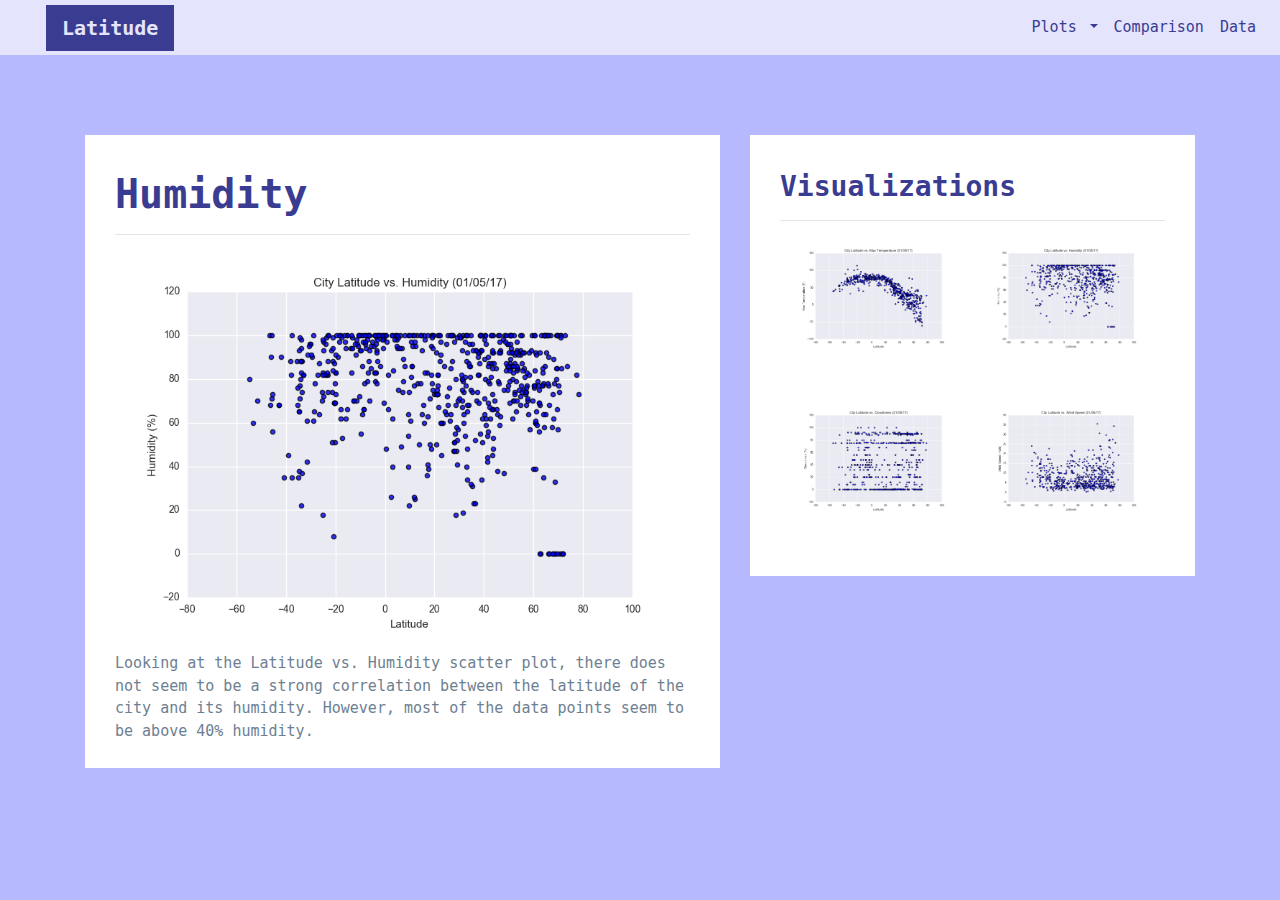
<file: humidity.html>
<!DOCTYPE html>
<html lang="en">

<head>
    <meta charset="UTF-8">
    <title>Latitude vs Humidity</title>
    <link rel="stylesheet" href="https://stackpath.bootstrapcdn.com/bootstrap/4.3.1/css/bootstrap.min.css"
        integrity="sha384-ggOyR0iXCbMQv3Xipma34MD+dH/1fQ784/j6cY/iJTQUOhcWr7x9JvoRxT2MZw1T" crossorigin="anonymous">
    <link rel="stylesheet" href="style.css">
</head>

<body>
    <nav class="navbar navbar-expand-lg navbar-light bg-light">
        <a class="navbar-brand" href="index.html">Latitude</a>
        <button class="navbar-toggler" type="button" data-toggle="collapse" data-target="#navbarNavDropdown"
            aria-controls="navbarNavDropdown" aria-expanded="false" aria-label="Toggle navigation">
            <span class="navbar-toggler-icon"></span>
        </button>
        <div class="collapse navbar-collapse" id="navbarNavDropdown">
            <ul class="navbar-nav ml-auto">
                <li class="nav-item dropdown">
                    <a class="nav-link dropdown-toggle" href="#" id="navbarDropdownMenuLink" data-toggle="dropdown"
                        aria-haspopup="true" aria-expanded="false">
                        Plots
                    </a>
                    <div class="dropdown-menu" aria-labelledby="navbarDropdownMenuLink">
                        <a class="dropdown-item" href="max_temp.html">Max Temperature</a>
                        <a class="dropdown-item" href="humidity.html">Humidity</a>
                        <a class="dropdown-item" href="cloudiness.html">Cloudiness</a>
                        <a class="dropdown-item" href="wind_speed.html">Wind Speed</a>
                    </div>
                </li>
                <li class="nav-item">
                    <a class="nav-link" href="comparison.html">Comparison</a>
                </li>
                <li class="nav-item">
                    <a class="nav-link" href="data.html">Data</a>
                </li>
            </ul>
        </div>
    </nav>

    <div class="container">
        <div class="row">
            <div class="col-lg-7 col-md-12">
                <div class="box">
                    <h1 class="title">Humidity</h1>
                    <hr>
                    <img src="Resources/assets/images/Fig2.png" alt="lat vs. humidity">
                    <p>Looking at the Latitude vs. Humidity scatter plot, there does not seem to be a strong correlation
                        between the latitude of the city and its humidity. However, most of the data points seem to be
                        above 40% humidity.</p>

                </div>
            </div>
            <div class="col-lg-5 col-md-12">
                <div class="box">
                    <h3 class="title">Visualizations</h3>
                    <hr>

                    <div class="container">
                        <div class="row">
                            <div class="col-6">
                                <a href="max_temp.html">
                                    <img class="panel" src="Resources/assets/images/Fig1.png" alt="lat vs. max temp">
                                </a>
                            </div>
                            <div class="col-6">
                                <a href="humidity.html">
                                    <img class="panel" src="Resources/assets/images/Fig2.png" alt="lat vs. humidity">
                                </a>
                            </div>
                        </div>

                        <div class="row">
                            <div class="col-6">
                                <a href="cloudiness.html">
                                    <img class="panel" src="Resources/assets/images/Fig3.png" alt="lat vs. cloudiness">
                                </a>
                            </div>
                            <div class="col-6">
                                <a href="wind_speed.html">
                                    <img class="panel" src="Resources/assets/images/Fig4.png" alt="lat vs. wind speed">
                                </a>
                            </div>
                        </div>

                    </div>

                </div>
            </div>
        </div>
    </div>

    <script src="https://code.jquery.com/jquery-3.3.1.slim.min.js"
        integrity="sha384-q8i/X+965DzO0rT7abK41JStQIAqVgRVzpbzo5smXKp4YfRvH+8abtTE1Pi6jizo"
        crossorigin="anonymous"></script>
    <script src="https://cdnjs.cloudflare.com/ajax/libs/popper.js/1.14.7/umd/popper.min.js"
        integrity="sha384-UO2eT0CpHqdSJQ6hJty5KVphtPhzWj9WO1clHTMGa3JDZwrnQq4sF86dIHNDz0W1"
        crossorigin="anonymous"></script>
    <script src="https://stackpath.bootstrapcdn.com/bootstrap/4.3.1/js/bootstrap.min.js"
        integrity="sha384-JjSmVgyd0p3pXB1rRibZUAYoIIy6OrQ6VrjIEaFf/nJGzIxFDsf4x0xIM+B07jRM"
        crossorigin="anonymous"></script>
</body>

</html>
</file>
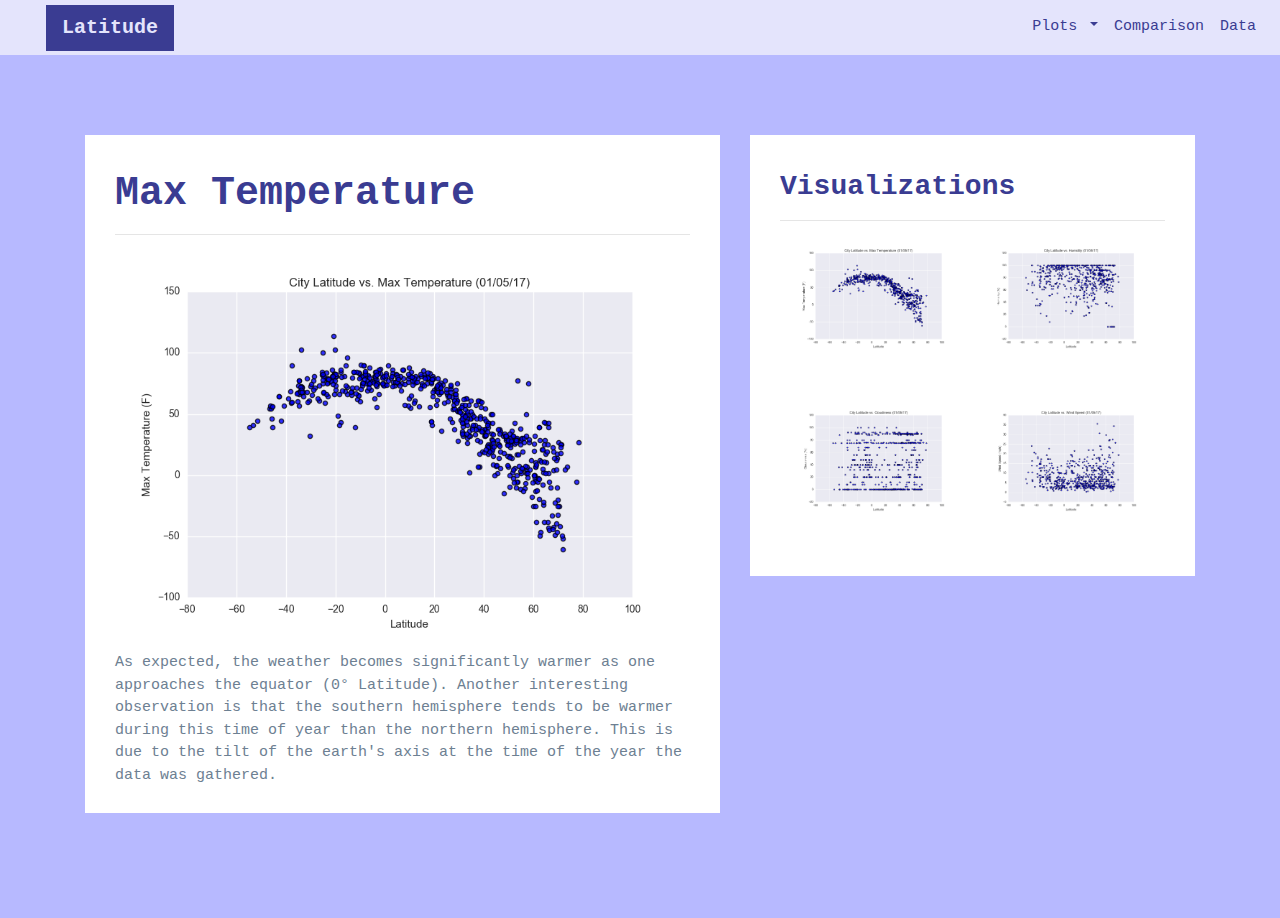
<file: max_temp.html>
<!DOCTYPE html>
<html lang="en">

<head>
    <meta charset="UTF-8">
    <title>Latitude vs Max Temperature</title>
    <link rel="stylesheet" href="https://stackpath.bootstrapcdn.com/bootstrap/4.3.1/css/bootstrap.min.css"
        integrity="sha384-ggOyR0iXCbMQv3Xipma34MD+dH/1fQ784/j6cY/iJTQUOhcWr7x9JvoRxT2MZw1T" crossorigin="anonymous">
    <link rel="stylesheet" href="style.css">
</head>

<body>
    <nav class="navbar navbar-expand-lg navbar-light bg-light">
        <a class="navbar-brand" href="index.html">Latitude</a>
        <button class="navbar-toggler" type="button" data-toggle="collapse" data-target="#navbarNavDropdown"
            aria-controls="navbarNavDropdown" aria-expanded="false" aria-label="Toggle navigation">
            <span class="navbar-toggler-icon"></span>
        </button>
        <div class="collapse navbar-collapse" id="navbarNavDropdown">
            <ul class="navbar-nav ml-auto">
                <li class="nav-item dropdown">
                    <a class="nav-link dropdown-toggle" href="#" id="navbarDropdownMenuLink" data-toggle="dropdown"
                        aria-haspopup="true" aria-expanded="false">
                        Plots
                    </a>
                    <div class="dropdown-menu" aria-labelledby="navbarDropdownMenuLink">
                        <a class="dropdown-item" href="max_temp.html">Max Temperature</a>
                        <a class="dropdown-item" href="humidity.html">Humidity</a>
                        <a class="dropdown-item" href="cloudiness.html">Cloudiness</a>
                        <a class="dropdown-item" href="wind_speed.html">Wind Speed</a>
                    </div>
                </li>
                <li class="nav-item">
                    <a class="nav-link" href="comparison.html">Comparison</a>
                </li>
                <li class="nav-item">
                    <a class="nav-link" href="data.html">Data</a>
                </li>
            </ul>
        </div>
    </nav>

    <div class="container">
        <div class="row">
            <div class="col-lg-7 col-md-12">
                <div class="box">
                    <h1 class="title">Max Temperature</h1>
                    <hr>
                    <img src="Resources/assets/images/Fig1.png" alt="lat vs. max temp">
                    <p>As expected, the weather becomes significantly warmer as one approaches the equator (0°
                        Latitude). Another interesting observation is that the southern hemisphere tends to be warmer
                        during this time of year than the northern hemisphere. This is due to the tilt of the earth's
                        axis at the time of the year the data was gathered.</p>

                </div>
            </div>
            <div class="col-lg-5 col-md-12">
                <div class="box">
                    <h3 class="title">Visualizations</h3>
                    <hr>

                    <div class="container">
                        <div class="row">
                            <div class="col-6">
                                <a href="max_temp.html">
                                    <img class="panel" src="Resources/assets/images/Fig1.png" alt="lat vs. max temp">
                                </a>
                            </div>
                            <div class="col-6">
                                <a href="humidity.html">
                                    <img class="panel" src="Resources/assets/images/Fig2.png" alt="lat vs. humidity">
                                </a>
                            </div>
                        </div>

                        <div class="row">
                            <div class="col-6">
                                <a href="cloudiness.html">
                                    <img class="panel" src="Resources/assets/images/Fig3.png" alt="lat vs. cloudiness">
                                </a>
                            </div>
                            <div class="col-6">
                                <a href="wind_speed.html">
                                    <img class="panel" src="Resources/assets/images/Fig4.png" alt="lat vs. wind speed">
                                </a>
                            </div>
                        </div>

                    </div>

                </div>
            </div>
        </div>
    </div>

    <script src="https://code.jquery.com/jquery-3.3.1.slim.min.js"
        integrity="sha384-q8i/X+965DzO0rT7abK41JStQIAqVgRVzpbzo5smXKp4YfRvH+8abtTE1Pi6jizo"
        crossorigin="anonymous"></script>
    <script src="https://cdnjs.cloudflare.com/ajax/libs/popper.js/1.14.7/umd/popper.min.js"
        integrity="sha384-UO2eT0CpHqdSJQ6hJty5KVphtPhzWj9WO1clHTMGa3JDZwrnQq4sF86dIHNDz0W1"
        crossorigin="anonymous"></script>
    <script src="https://stackpath.bootstrapcdn.com/bootstrap/4.3.1/js/bootstrap.min.js"
        integrity="sha384-JjSmVgyd0p3pXB1rRibZUAYoIIy6OrQ6VrjIEaFf/nJGzIxFDsf4x0xIM+B07jRM"
        crossorigin="anonymous"></script>
</body>

</html>
</file>
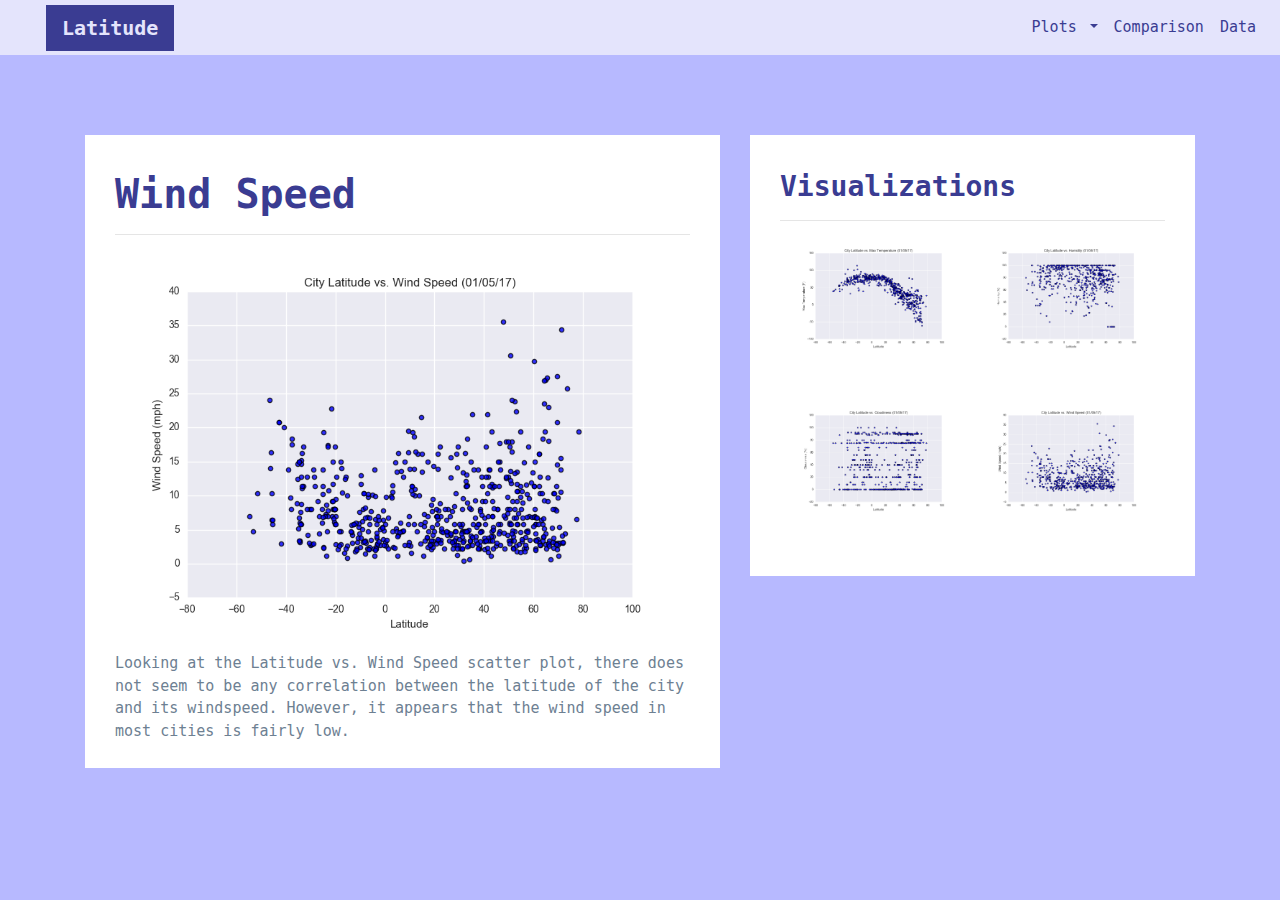
<file: wind_speed.html>
<!DOCTYPE html>
<html lang="en">

<head>
    <meta charset="UTF-8">
    <title>Latitude vs Wind Speed</title>
    <link rel="stylesheet" href="https://stackpath.bootstrapcdn.com/bootstrap/4.3.1/css/bootstrap.min.css"
        integrity="sha384-ggOyR0iXCbMQv3Xipma34MD+dH/1fQ784/j6cY/iJTQUOhcWr7x9JvoRxT2MZw1T" crossorigin="anonymous">
    <link rel="stylesheet" href="style.css">
</head>

<body>
    <nav class="navbar navbar-expand-lg navbar-light bg-light">
        <a class="navbar-brand" href="index.html">Latitude</a>
        <button class="navbar-toggler" type="button" data-toggle="collapse" data-target="#navbarNavDropdown"
            aria-controls="navbarNavDropdown" aria-expanded="false" aria-label="Toggle navigation">
            <span class="navbar-toggler-icon"></span>
        </button>
        <div class="collapse navbar-collapse" id="navbarNavDropdown">
            <ul class="navbar-nav ml-auto">
                <li class="nav-item dropdown">
                    <a class="nav-link dropdown-toggle" href="#" id="navbarDropdownMenuLink" data-toggle="dropdown"
                        aria-haspopup="true" aria-expanded="false">
                        Plots
                    </a>
                    <div class="dropdown-menu" aria-labelledby="navbarDropdownMenuLink">
                        <a class="dropdown-item" href="max_temp.html">Max Temperature</a>
                        <a class="dropdown-item" href="humidity.html">Humidity</a>
                        <a class="dropdown-item" href="cloudiness.html">Cloudiness</a>
                        <a class="dropdown-item" href="wind_speed.html">Wind Speed</a>
                    </div>
                </li>
                <li class="nav-item">
                    <a class="nav-link" href="comparison.html">Comparison</a>
                </li>
                <li class="nav-item">
                    <a class="nav-link" href="data.html">Data</a>
                </li>
            </ul>
        </div>
    </nav>

    <div class="container">
        <div class="row">
            <div class="col-lg-7 col-md-12">
                <div class="box">
                    <h1 class="title">Wind Speed</h1>
                    <hr>
                    <img src="Resources/assets/images/Fig4.png" alt="lat vs. wind speed">
                    <p>Looking at the Latitude vs. Wind Speed scatter plot, there does not seem to be any correlation
                        between the latitude of the city and its windspeed. However, it appears that the wind speed in
                        most cities is fairly low.</p>

                </div>
            </div>
            <div class="col-lg-5 col-md-12">
                <div class="box">
                    <h3 class="title">Visualizations</h3>
                    <hr>

                    <div class="container">
                        <div class="row">
                            <div class="col-6">
                                <a href="max_temp.html">
                                    <img class="panel" src="Resources/assets/images/Fig1.png" alt="lat vs. max temp">
                                </a>
                            </div>
                            <div class="col-6">
                                <a href="humidity.html">
                                    <img class="panel" src="Resources/assets/images/Fig2.png" alt="lat vs. humidity">
                                </a>
                            </div>
                        </div>

                        <div class="row">
                            <div class="col-6">
                                <a href="cloudiness.html">
                                    <img class="panel" src="Resources/assets/images/Fig3.png" alt="lat vs. cloudiness">
                                </a>
                            </div>
                            <div class="col-6">
                                <a href="wind_speed.html">
                                    <img class="panel" src="Resources/assets/images/Fig4.png" alt="lat vs. wind speed">
                                </a>
                            </div>
                        </div>

                    </div>

                </div>
            </div>
        </div>
    </div>

    <script src="https://code.jquery.com/jquery-3.3.1.slim.min.js"
        integrity="sha384-q8i/X+965DzO0rT7abK41JStQIAqVgRVzpbzo5smXKp4YfRvH+8abtTE1Pi6jizo"
        crossorigin="anonymous"></script>
    <script src="https://cdnjs.cloudflare.com/ajax/libs/popper.js/1.14.7/umd/popper.min.js"
        integrity="sha384-UO2eT0CpHqdSJQ6hJty5KVphtPhzWj9WO1clHTMGa3JDZwrnQq4sF86dIHNDz0W1"
        crossorigin="anonymous"></script>
    <script src="https://stackpath.bootstrapcdn.com/bootstrap/4.3.1/js/bootstrap.min.js"
        integrity="sha384-JjSmVgyd0p3pXB1rRibZUAYoIIy6OrQ6VrjIEaFf/nJGzIxFDsf4x0xIM+B07jRM"
        crossorigin="anonymous"></script>
</body>

</html>
</file>
<file: style.css>
body{
  background-color: #b7b9ff; 
}

img{
  padding-top: 1px;
  padding-bottom: 5px;
  width: 100% !important;
  height: 100% !important;
}

th{
  font-family: "Lucida Console", Monaco, monospace;
}

td{
  font-family: "Lucida Console", Monaco, monospace;
}

p{
  color: #6D8092;
  font-family: "Lucida Console", Monaco, monospace;
  font-size: 15px; 
}

a{
  color: #3a3c92;
  font-size: 15px; 
}

.container{
  margin-top: 20px;
}

.container .box{
  padding-left: 30px;
  padding-right: 30px;
  padding-top: 10px;
  padding-bottom: 10px;
}

.box {
  margin-top: 60px; 
  margin-bottom: 60px;
  background-color: #FFFFFF;
}

.row{
  padding-bottom: 45px;
}

.visual{
  width:65% !important;
  height:65% !important;
}

.title{
  color: #3a3c92;  
  font-family: "Lucida Console", Monaco, monospace;
  font-weight: bolder; 
  padding-top: 25px; 
}

.table-responsive{
  overflow-x: auto; 
  overflow-y: auto; 
  max-height: 600px; 
  max-width:  auto; 
} 

.navbar{
  max-height: 55px;
  background-color: #e4e4fc !important; 
  font-size: 15px; 
} 

.navbar-brand{
  color: #e4e4fc !important; 
  margin-left: 30px; 
  padding: inherit; 
  font-weight: bold; 
  background-color: #3a3c92;
  font-family: "Lucida Console", Monaco, monospace;
}

.nav-link{
  color: #3a3c92 !important;
  font-family: "Lucida Console", Monaco, monospace;
}

.active, .dropdown-menu .dropdown-item:active a:hover{
  background-color: #e6e6ff !important; 
}

.dropdown-item{
  color: #3a3c92 !important;
  font-family: "Lucida Console", Monaco, monospace; 
}

.dropdown .dropdown-menu .dropdown-item:active, .dropdown .dropdown-menu .dropdown-item:hover{
  background-color: #e6e6ff !important; 
}

.nav-link:hover{
  background-color:#b7b9ff !important;
}

.navbar-brand:hover{
  color: #e6e6ff !important;
}

.active, .panel:hover{
  border-color:#3a3c92;
  border-style: solid; 
}

@media(max-width: 990px){

  .navbar-expand-lg{
    background-color: #3a3c92 !important;
    padding-bottom: 5px;
  }

  .navbar{
    max-height: none; 
    padding: inherit;
    padding-bottom: 5px;
  }
  .navbar div{
    margin: inherit; 
    background-color: #e4e4fc;  
  }

  .navbar-brand{
    padding: 10px !important; 
  }

  .nav-link:hover{
    background-color:#9093e6 !important;
  }

  .dropdown .dropdown-menu .dropdown-item:active, .dropdown .dropdown-menu .dropdown-item:hover{
    background-color: #9093e6 !important; 
  }
  
  button{
    margin-right: 30px; 
  }

}

@media(max-width: 480px){

  .navbar-expand-lg{
    background-color: #3a3c92 !important;
    padding-bottom: 1px;
  }

  .navbar{
    max-height: none; 
    padding: inherit;
    padding-bottom: 1px;
  }
  .navbar div{
    margin: inherit; 
    background-color: #e4e4fc;  
  }

  .navbar-brand{
    padding: 10px !important; 
  }
  
  .nav-link:hover{
    background-color:#b0b3f0 !important;
  }

  .dropdown .dropdown-menu .dropdown-item:active, .dropdown .dropdown-menu .dropdown-item:hover{
    background-color: #b0b3f0 !important; 
  }
  
  button{
    margin-right: 30px; 
  }

}
</file>
